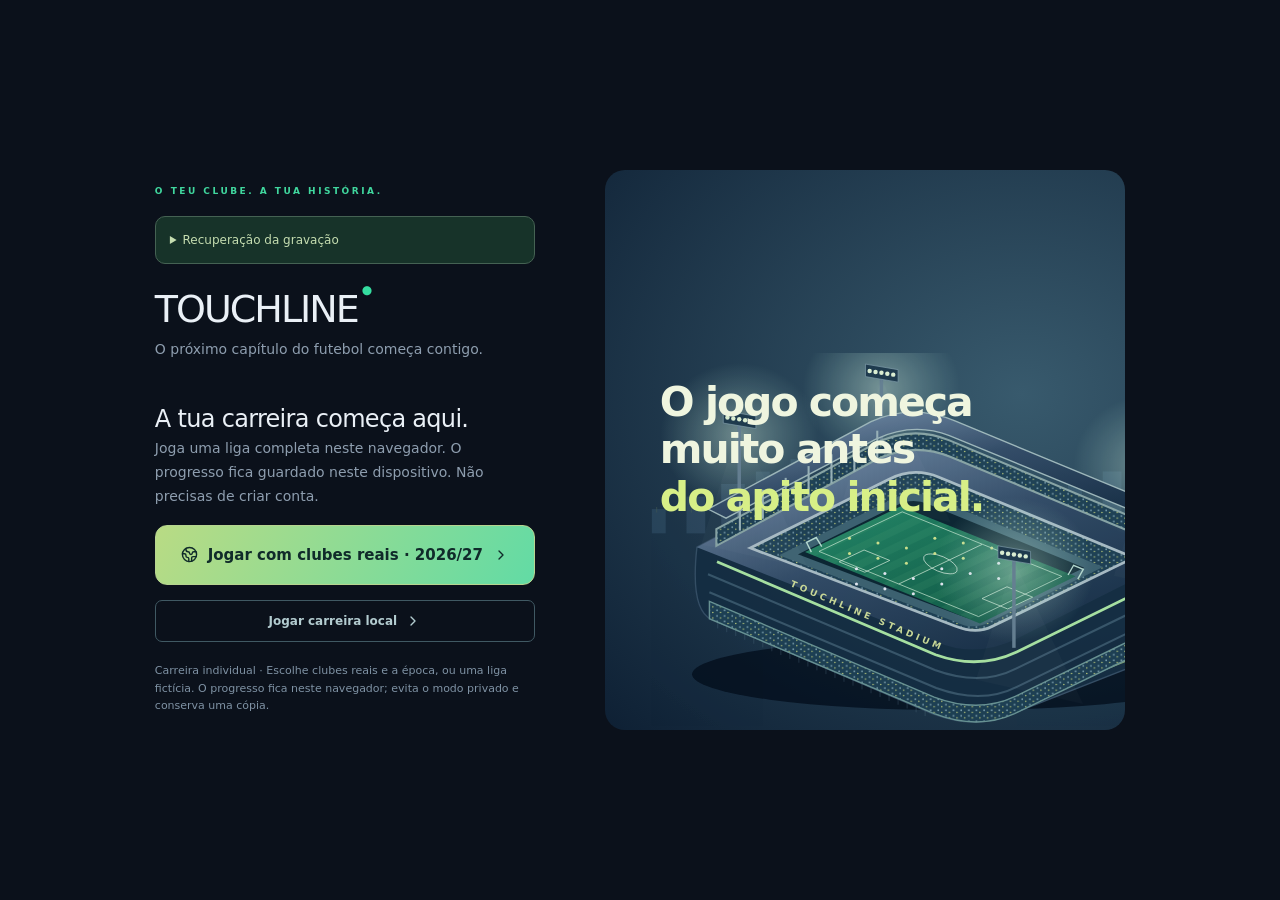
<file: index.html>
<!doctype html>
<html lang="pt-PT">
  <head>
<meta http-equiv="Content-Security-Policy" content="default-src 'self'; script-src 'self' 'wasm-unsafe-eval' ; style-src 'self' 'unsafe-inline'; img-src 'self' data: blob:; font-src 'self' data:; connect-src 'self' data: blob:; worker-src 'self' blob:; manifest-src 'self'; object-src 'none'; base-uri 'none'; form-action 'self'">
<meta name="referrer" content="no-referrer">
    <meta charset="UTF-8" />
    <meta name="viewport" content="width=device-width, initial-scale=1.0, viewport-fit=cover" />
    <link rel="icon" href="./touchline-mark.svg" type="image/svg+xml" />
    <meta name="theme-color" content="#0b111b" />
    <title>Touchline · Football Manager</title>
    <meta
      name="description"
      content="O teu clube. A tua história. Gestão de futebol Touchline."
    />
    <meta property="og:title" content="Touchline · Football Manager" />
    <meta property="og:description" content="O teu clube. A tua história." />
    <meta property="og:type" content="website" />
    <script type="module" crossorigin src="./assets/index-Cjcxrzsg.js"></script>
    <link rel="stylesheet" crossorigin href="./assets/index-DDS4eUS-.css">
  <link rel="manifest" href="./app.webmanifest"><link rel="apple-touch-icon" href="./touchline-icon-180.png"><meta name="apple-mobile-web-app-capable" content="yes"><meta name="apple-mobile-web-app-status-bar-style" content="black-translucent"><meta name="mobile-web-app-capable" content="yes"></head>
  <body>
    <div id="root"></div>
  </body>
</html>
</file>
<file: assets/index-DDS4eUS-.css>
*,:before,:after{--tw-border-spacing-x: 0;--tw-border-spacing-y: 0;--tw-translate-x: 0;--tw-translate-y: 0;--tw-rotate: 0;--tw-skew-x: 0;--tw-skew-y: 0;--tw-scale-x: 1;--tw-scale-y: 1;--tw-pan-x: ;--tw-pan-y: ;--tw-pinch-zoom: ;--tw-scroll-snap-strictness: proximity;--tw-gradient-from-position: ;--tw-gradient-via-position: ;--tw-gradient-to-position: ;--tw-ordinal: ;--tw-slashed-zero: ;--tw-numeric-figure: ;--tw-numeric-spacing: ;--tw-numeric-fraction: ;--tw-ring-inset: ;--tw-ring-offset-width: 0px;--tw-ring-offset-color: #fff;--tw-ring-color: rgb(59 130 246 / .5);--tw-ring-offset-shadow: 0 0 #0000;--tw-ring-shadow: 0 0 #0000;--tw-shadow: 0 0 #0000;--tw-shadow-colored: 0 0 #0000;--tw-blur: ;--tw-brightness: ;--tw-contrast: ;--tw-grayscale: ;--tw-hue-rotate: ;--tw-invert: ;--tw-saturate: ;--tw-sepia: ;--tw-drop-shadow: ;--tw-backdrop-blur: ;--tw-backdrop-brightness: ;--tw-backdrop-contrast: ;--tw-backdrop-grayscale: ;--tw-backdrop-hue-rotate: ;--tw-backdrop-invert: ;--tw-backdrop-opacity: ;--tw-backdrop-saturate: ;--tw-backdrop-sepia: ;--tw-contain-size: ;--tw-contain-layout: ;--tw-contain-paint: ;--tw-contain-style: }::backdrop{--tw-border-spacing-x: 0;--tw-border-spacing-y: 0;--tw-translate-x: 0;--tw-translate-y: 0;--tw-rotate: 0;--tw-skew-x: 0;--tw-skew-y: 0;--tw-scale-x: 1;--tw-scale-y: 1;--tw-pan-x: ;--tw-pan-y: ;--tw-pinch-zoom: ;--tw-scroll-snap-strictness: proximity;--tw-gradient-from-position: ;--tw-gradient-via-position: ;--tw-gradient-to-position: ;--tw-ordinal: ;--tw-slashed-zero: ;--tw-numeric-figure: ;--tw-numeric-spacing: ;--tw-numeric-fraction: ;--tw-ring-inset: ;--tw-ring-offset-width: 0px;--tw-ring-offset-color: #fff;--tw-ring-color: rgb(59 130 246 / .5);--tw-ring-offset-shadow: 0 0 #0000;--tw-ring-shadow: 0 0 #0000;--tw-shadow: 0 0 #0000;--tw-shadow-colored: 0 0 #0000;--tw-blur: ;--tw-brightness: ;--tw-contrast: ;--tw-grayscale: ;--tw-hue-rotate: ;--tw-invert: ;--tw-saturate: ;--tw-sepia: ;--tw-drop-shadow: ;--tw-backdrop-blur: ;--tw-backdrop-brightness: ;--tw-backdrop-contrast: ;--tw-backdrop-grayscale: ;--tw-backdrop-hue-rotate: ;--tw-backdrop-invert: ;--tw-backdrop-opacity: ;--tw-backdrop-saturate: ;--tw-backdrop-sepia: ;--tw-contain-size: ;--tw-contain-layout: ;--tw-contain-paint: ;--tw-contain-style: }*,:before,:after{box-sizing:border-box;border-width:0;border-style:solid;border-color:#e5e7eb}:before,:after{--tw-content: ""}html,:host{line-height:1.5;-webkit-text-size-adjust:100%;-moz-tab-size:4;-o-tab-size:4;tab-size:4;font-family:ui-sans-serif,system-ui,sans-serif,"Apple Color Emoji","Segoe UI Emoji",Segoe UI Symbol,"Noto Color Emoji";font-feature-settings:normal;font-variation-settings:normal;-webkit-tap-highlight-color:transparent}body{margin:0;line-height:inherit}hr{height:0;color:inherit;border-top-width:1px}abbr:where([title]){-webkit-text-decoration:underline dotted;text-decoration:underline dotted}h1,h2,h3,h4,h5,h6{font-size:inherit;font-weight:inherit}a{color:inherit;text-decoration:inherit}b,strong{font-weight:bolder}code,kbd,samp,pre{font-family:ui-monospace,SFMono-Regular,Menlo,Monaco,Consolas,Liberation Mono,Courier New,monospace;font-feature-settings:normal;font-variation-settings:normal;font-size:1em}small{font-size:80%}sub,sup{font-size:75%;line-height:0;position:relative;vertical-align:baseline}sub{bottom:-.25em}sup{top:-.5em}table{text-indent:0;border-color:inherit;border-collapse:collapse}button,input,optgroup,select,textarea{font-family:inherit;font-feature-settings:inherit;font-variation-settings:inherit;font-size:100%;font-weight:inherit;line-height:inherit;letter-spacing:inherit;color:inherit;margin:0;padding:0}button,select{text-transform:none}button,input:where([type=button]),input:where([type=reset]),input:where([type=submit]){-webkit-appearance:button;background-color:transparent;background-image:none}:-moz-focusring{outline:auto}:-moz-ui-invalid{box-shadow:none}progress{vertical-align:baseline}::-webkit-inner-spin-button,::-webkit-outer-spin-button{height:auto}[type=search]{-webkit-appearance:textfield;outline-offset:-2px}::-webkit-search-decoration{-webkit-appearance:none}::-webkit-file-upload-button{-webkit-appearance:button;font:inherit}summary{display:list-item}blockquote,dl,dd,h1,h2,h3,h4,h5,h6,hr,figure,p,pre{margin:0}fieldset{margin:0;padding:0}legend{padding:0}ol,ul,menu{list-style:none;margin:0;padding:0}dialog{padding:0}textarea{resize:vertical}input::-moz-placeholder,textarea::-moz-placeholder{opacity:1;color:#9ca3af}input::placeholder,textarea::placeholder{opacity:1;color:#9ca3af}button,[role=button]{cursor:pointer}:disabled{cursor:default}img,svg,video,canvas,audio,iframe,embed,object{display:block;vertical-align:middle}img,video{max-width:100%;height:auto}[hidden]:where(:not([hidden=until-found])){display:none}:root{--background: 220 30% 8%;--foreground: 220 10% 98%;--card: 220 25% 12%;--card-foreground: 220 10% 98%;--popover: 220 25% 12%;--popover-foreground: 220 10% 98%;--primary: 45 100% 55%;--primary-foreground: 220 30% 8%;--secondary: 264 100% 65%;--secondary-foreground: 220 10% 98%;--muted: 220 20% 15%;--muted-foreground: 220 10% 65%;--accent: 195 100% 50%;--accent-foreground: 220 30% 8%;--destructive: 0 75% 55%;--destructive-foreground: 220 10% 98%;--border: 220 20% 20%;--input: 220 20% 20%;--ring: 45 100% 55%;--radius: .75rem;--health: 140 75% 50%;--energy: 260 100% 65%;--fire: 15 100% 55%;--water: 200 100% 55%;--grass: 120 75% 45%;--electric: 55 100% 55%;--gradient-game: linear-gradient(135deg, hsl(45 100% 55%), hsl(264 100% 65%));--gradient-battle: linear-gradient(45deg, hsl(0 75% 55%), hsl(15 100% 55%));--gradient-ui: linear-gradient(180deg, hsl(220 25% 12%), hsl(220 20% 15%));--glow-primary: 0 0 30px hsl(45 100% 55% / .5);--glow-secondary: 0 0 20px hsl(264 100% 65% / .4);--transition-game: all .3s cubic-bezier(.4, 0, .2, 1);--sidebar-background: 0 0% 98%;--sidebar-foreground: 240 5.3% 26.1%;--sidebar-primary: 240 5.9% 10%;--sidebar-primary-foreground: 0 0% 98%;--sidebar-accent: 240 4.8% 95.9%;--sidebar-accent-foreground: 240 5.9% 10%;--sidebar-border: 220 13% 91%;--sidebar-ring: 217.2 91.2% 59.8%}.dark{--background: 220 30% 8%;--foreground: 220 10% 98%;--card: 220 25% 12%;--card-foreground: 220 10% 98%;--popover: 220 25% 12%;--popover-foreground: 220 10% 98%;--primary: 45 100% 55%;--primary-foreground: 220 30% 8%;--secondary: 264 100% 65%;--secondary-foreground: 220 10% 98%;--muted: 220 20% 15%;--muted-foreground: 220 10% 65%;--accent: 195 100% 50%;--accent-foreground: 220 30% 8%;--destructive: 0 75% 55%;--destructive-foreground: 220 10% 98%;--border: 220 20% 20%;--input: 220 20% 20%;--ring: 45 100% 55%;--sidebar-background: 240 5.9% 10%;--sidebar-foreground: 240 4.8% 95.9%;--sidebar-primary: 224.3 76.3% 48%;--sidebar-primary-foreground: 0 0% 100%;--sidebar-accent: 240 3.7% 15.9%;--sidebar-accent-foreground: 240 4.8% 95.9%;--sidebar-border: 240 3.7% 15.9%;--sidebar-ring: 217.2 91.2% 59.8%}*{border-color:hsl(var(--border))}body{overflow:hidden;background-color:hsl(var(--background));color:hsl(var(--foreground));margin:0;padding:0;font-family:Inter,system-ui,sans-serif}canvas{display:block;outline:none}.sr-only{position:absolute;width:1px;height:1px;padding:0;margin:-1px;overflow:hidden;clip:rect(0,0,0,0);white-space:nowrap;border-width:0}.pointer-events-none{pointer-events:none}.pointer-events-auto{pointer-events:auto}.visible{visibility:visible}.invisible{visibility:hidden}.static{position:static}.fixed{position:fixed}.absolute{position:absolute}.relative{position:relative}.inset-0{inset:0}.inset-x-0{left:0;right:0}.inset-y-0{top:0;bottom:0}.-bottom-12{bottom:-3rem}.-left-12{left:-3rem}.-right-12{right:-3rem}.-top-12{top:-3rem}.bottom-0{bottom:0}.bottom-4{bottom:1rem}.left-0{left:0}.left-1{left:.25rem}.left-1\/2{left:50%}.left-2{left:.5rem}.left-4{left:1rem}.left-\[50\%\]{left:50%}.right-0{right:0}.right-1{right:.25rem}.right-2{right:.5rem}.right-3{right:.75rem}.right-4{right:1rem}.top-0{top:0}.top-1\.5{top:.375rem}.top-1\/2{top:50%}.top-2{top:.5rem}.top-3\.5{top:.875rem}.top-4{top:1rem}.top-\[1px\]{top:1px}.top-\[50\%\]{top:50%}.top-\[60\%\]{top:60%}.top-full{top:100%}.z-10{z-index:10}.z-20{z-index:20}.z-50{z-index:50}.z-\[100\]{z-index:100}.z-\[1\]{z-index:1}.-mx-1{margin-left:-.25rem;margin-right:-.25rem}.mx-2{margin-left:.5rem;margin-right:.5rem}.mx-3\.5{margin-left:.875rem;margin-right:.875rem}.mx-auto{margin-left:auto;margin-right:auto}.my-0\.5{margin-top:.125rem;margin-bottom:.125rem}.my-1{margin-top:.25rem;margin-bottom:.25rem}.-ml-4{margin-left:-1rem}.-mt-4{margin-top:-1rem}.mb-1{margin-bottom:.25rem}.mb-2{margin-bottom:.5rem}.mb-4{margin-bottom:1rem}.mb-6{margin-bottom:1.5rem}.ml-1{margin-left:.25rem}.ml-auto{margin-left:auto}.mr-2{margin-right:.5rem}.mt-1\.5{margin-top:.375rem}.mt-2{margin-top:.5rem}.mt-24{margin-top:6rem}.mt-3{margin-top:.75rem}.mt-4{margin-top:1rem}.mt-auto{margin-top:auto}.block{display:block}.flex{display:flex}.inline-flex{display:inline-flex}.table{display:table}.grid{display:grid}.hidden{display:none}.aspect-square{aspect-ratio:1 / 1}.aspect-video{aspect-ratio:16 / 9}.size-4{width:1rem;height:1rem}.h-1\.5{height:.375rem}.h-10{height:2.5rem}.h-11{height:2.75rem}.h-12{height:3rem}.h-2{height:.5rem}.h-2\.5{height:.625rem}.h-20{height:5rem}.h-24{height:6rem}.h-3{height:.75rem}.h-3\.5{height:.875rem}.h-32{height:8rem}.h-4{height:1rem}.h-40{height:10rem}.h-5{height:1.25rem}.h-6{height:1.5rem}.h-7{height:1.75rem}.h-8{height:2rem}.h-9{height:2.25rem}.h-\[1px\]{height:1px}.h-\[var\(--radix-navigation-menu-viewport-height\)\]{height:var(--radix-navigation-menu-viewport-height)}.h-\[var\(--radix-select-trigger-height\)\]{height:var(--radix-select-trigger-height)}.h-auto{height:auto}.h-full{height:100%}.h-px{height:1px}.h-screen{height:100vh}.h-svh{height:100svh}.max-h-96{max-height:24rem}.max-h-\[300px\]{max-height:300px}.max-h-screen{max-height:100vh}.min-h-0{min-height:0px}.min-h-\[80px\]{min-height:80px}.min-h-screen{min-height:100vh}.min-h-svh{min-height:100svh}.w-0{width:0px}.w-1{width:.25rem}.w-10{width:2.5rem}.w-11{width:2.75rem}.w-12{width:3rem}.w-2{width:.5rem}.w-2\.5{width:.625rem}.w-20{width:5rem}.w-24{width:6rem}.w-3{width:.75rem}.w-3\.5{width:.875rem}.w-3\/4{width:75%}.w-32{width:8rem}.w-4{width:1rem}.w-5{width:1.25rem}.w-64{width:16rem}.w-7{width:1.75rem}.w-72{width:18rem}.w-8{width:2rem}.w-9{width:2.25rem}.w-96{width:24rem}.w-\[--sidebar-width\]{width:var(--sidebar-width)}.w-\[100px\]{width:100px}.w-\[1px\]{width:1px}.w-auto{width:auto}.w-full{width:100%}.w-max{width:-moz-max-content;width:max-content}.w-px{width:1px}.min-w-0{min-width:0px}.min-w-5{min-width:1.25rem}.min-w-\[12rem\]{min-width:12rem}.min-w-\[8rem\]{min-width:8rem}.min-w-\[var\(--radix-select-trigger-width\)\]{min-width:var(--radix-select-trigger-width)}.max-w-4xl{max-width:56rem}.max-w-\[--skeleton-width\]{max-width:var(--skeleton-width)}.max-w-lg{max-width:32rem}.max-w-max{max-width:-moz-max-content;max-width:max-content}.flex-1{flex:1 1 0%}.shrink-0{flex-shrink:0}.grow{flex-grow:1}.grow-0{flex-grow:0}.basis-full{flex-basis:100%}.caption-bottom{caption-side:bottom}.border-collapse{border-collapse:collapse}.-translate-x-1{--tw-translate-x: -.25rem;transform:translate(var(--tw-translate-x),var(--tw-translate-y)) rotate(var(--tw-rotate)) skew(var(--tw-skew-x)) skewY(var(--tw-skew-y)) scaleX(var(--tw-scale-x)) scaleY(var(--tw-scale-y))}.-translate-x-1\.5{--tw-translate-x: -.375rem;transform:translate(var(--tw-translate-x),var(--tw-translate-y)) rotate(var(--tw-rotate)) skew(var(--tw-skew-x)) skewY(var(--tw-skew-y)) scaleX(var(--tw-scale-x)) scaleY(var(--tw-scale-y))}.-translate-x-1\/2{--tw-translate-x: -50%;transform:translate(var(--tw-translate-x),var(--tw-translate-y)) rotate(var(--tw-rotate)) skew(var(--tw-skew-x)) skewY(var(--tw-skew-y)) scaleX(var(--tw-scale-x)) scaleY(var(--tw-scale-y))}.-translate-x-px{--tw-translate-x: -1px;transform:translate(var(--tw-translate-x),var(--tw-translate-y)) rotate(var(--tw-rotate)) skew(var(--tw-skew-x)) skewY(var(--tw-skew-y)) scaleX(var(--tw-scale-x)) scaleY(var(--tw-scale-y))}.-translate-y-1{--tw-translate-y: -.25rem;transform:translate(var(--tw-translate-x),var(--tw-translate-y)) rotate(var(--tw-rotate)) skew(var(--tw-skew-x)) skewY(var(--tw-skew-y)) scaleX(var(--tw-scale-x)) scaleY(var(--tw-scale-y))}.-translate-y-1\.5{--tw-translate-y: -.375rem;transform:translate(var(--tw-translate-x),var(--tw-translate-y)) rotate(var(--tw-rotate)) skew(var(--tw-skew-x)) skewY(var(--tw-skew-y)) scaleX(var(--tw-scale-x)) scaleY(var(--tw-scale-y))}.-translate-y-1\/2{--tw-translate-y: -50%;transform:translate(var(--tw-translate-x),var(--tw-translate-y)) rotate(var(--tw-rotate)) skew(var(--tw-skew-x)) skewY(var(--tw-skew-y)) scaleX(var(--tw-scale-x)) scaleY(var(--tw-scale-y))}.translate-x-\[-50\%\]{--tw-translate-x: -50%;transform:translate(var(--tw-translate-x),var(--tw-translate-y)) rotate(var(--tw-rotate)) skew(var(--tw-skew-x)) skewY(var(--tw-skew-y)) scaleX(var(--tw-scale-x)) scaleY(var(--tw-scale-y))}.translate-x-px{--tw-translate-x: 1px;transform:translate(var(--tw-translate-x),var(--tw-translate-y)) rotate(var(--tw-rotate)) skew(var(--tw-skew-x)) skewY(var(--tw-skew-y)) scaleX(var(--tw-scale-x)) scaleY(var(--tw-scale-y))}.translate-y-\[-50\%\]{--tw-translate-y: -50%;transform:translate(var(--tw-translate-x),var(--tw-translate-y)) rotate(var(--tw-rotate)) skew(var(--tw-skew-x)) skewY(var(--tw-skew-y)) scaleX(var(--tw-scale-x)) scaleY(var(--tw-scale-y))}.rotate-45{--tw-rotate: 45deg;transform:translate(var(--tw-translate-x),var(--tw-translate-y)) rotate(var(--tw-rotate)) skew(var(--tw-skew-x)) skewY(var(--tw-skew-y)) scaleX(var(--tw-scale-x)) scaleY(var(--tw-scale-y))}.rotate-90{--tw-rotate: 90deg;transform:translate(var(--tw-translate-x),var(--tw-translate-y)) rotate(var(--tw-rotate)) skew(var(--tw-skew-x)) skewY(var(--tw-skew-y)) scaleX(var(--tw-scale-x)) scaleY(var(--tw-scale-y))}.transform{transform:translate(var(--tw-translate-x),var(--tw-translate-y)) rotate(var(--tw-rotate)) skew(var(--tw-skew-x)) skewY(var(--tw-skew-y)) scaleX(var(--tw-scale-x)) scaleY(var(--tw-scale-y))}@keyframes pulse{50%{opacity:.5}}.animate-pulse{animation:pulse 2s cubic-bezier(.4,0,.6,1) infinite}.cursor-default{cursor:default}.cursor-pointer{cursor:pointer}.touch-none{touch-action:none}.select-none{-webkit-user-select:none;-moz-user-select:none;user-select:none}.list-none{list-style-type:none}.grid-cols-2{grid-template-columns:repeat(2,minmax(0,1fr))}.flex-row{flex-direction:row}.flex-col{flex-direction:column}.flex-col-reverse{flex-direction:column-reverse}.flex-wrap{flex-wrap:wrap}.items-start{align-items:flex-start}.items-end{align-items:flex-end}.items-center{align-items:center}.items-stretch{align-items:stretch}.justify-center{justify-content:center}.justify-between{justify-content:space-between}.gap-1{gap:.25rem}.gap-1\.5{gap:.375rem}.gap-2{gap:.5rem}.gap-3{gap:.75rem}.gap-4{gap:1rem}.gap-6{gap:1.5rem}.space-x-1>:not([hidden])~:not([hidden]){--tw-space-x-reverse: 0;margin-right:calc(.25rem * var(--tw-space-x-reverse));margin-left:calc(.25rem * calc(1 - var(--tw-space-x-reverse)))}.space-x-4>:not([hidden])~:not([hidden]){--tw-space-x-reverse: 0;margin-right:calc(1rem * var(--tw-space-x-reverse));margin-left:calc(1rem * calc(1 - var(--tw-space-x-reverse)))}.space-y-1>:not([hidden])~:not([hidden]){--tw-space-y-reverse: 0;margin-top:calc(.25rem * calc(1 - var(--tw-space-y-reverse)));margin-bottom:calc(.25rem * var(--tw-space-y-reverse))}.space-y-1\.5>:not([hidden])~:not([hidden]){--tw-space-y-reverse: 0;margin-top:calc(.375rem * calc(1 - var(--tw-space-y-reverse)));margin-bottom:calc(.375rem * var(--tw-space-y-reverse))}.space-y-2>:not([hidden])~:not([hidden]){--tw-space-y-reverse: 0;margin-top:calc(.5rem * calc(1 - var(--tw-space-y-reverse)));margin-bottom:calc(.5rem * var(--tw-space-y-reverse))}.space-y-3>:not([hidden])~:not([hidden]){--tw-space-y-reverse: 0;margin-top:calc(.75rem * calc(1 - var(--tw-space-y-reverse)));margin-bottom:calc(.75rem * var(--tw-space-y-reverse))}.space-y-4>:not([hidden])~:not([hidden]){--tw-space-y-reverse: 0;margin-top:calc(1rem * calc(1 - var(--tw-space-y-reverse)));margin-bottom:calc(1rem * var(--tw-space-y-reverse))}.overflow-auto{overflow:auto}.overflow-hidden{overflow:hidden}.overflow-y-auto{overflow-y:auto}.overflow-x-hidden{overflow-x:hidden}.whitespace-nowrap{white-space:nowrap}.break-words{overflow-wrap:break-word}.rounded{border-radius:.25rem}.rounded-\[2px\]{border-radius:2px}.rounded-\[inherit\]{border-radius:inherit}.rounded-full{border-radius:9999px}.rounded-lg{border-radius:var(--radius)}.rounded-md{border-radius:calc(var(--radius) - 2px)}.rounded-sm{border-radius:calc(var(--radius) - 4px)}.rounded-t-\[10px\]{border-top-left-radius:10px;border-top-right-radius:10px}.rounded-tl-sm{border-top-left-radius:calc(var(--radius) - 4px)}.border{border-width:1px}.border-0{border-width:0px}.border-2{border-width:2px}.border-\[1\.5px\]{border-width:1.5px}.border-y{border-top-width:1px;border-bottom-width:1px}.border-b{border-bottom-width:1px}.border-l{border-left-width:1px}.border-r{border-right-width:1px}.border-t{border-top-width:1px}.border-dashed{border-style:dashed}.border-\[--color-border\]{border-color:var(--color-border)}.border-accent\/50{border-color:hsl(var(--accent) / .5)}.border-border{border-color:hsl(var(--border))}.border-border\/50{border-color:hsl(var(--border) / .5)}.border-destructive{border-color:hsl(var(--destructive))}.border-destructive\/50{border-color:hsl(var(--destructive) / .5)}.border-green-500\/50{border-color:#22c55e80}.border-input{border-color:hsl(var(--input))}.border-primary{border-color:hsl(var(--primary))}.border-primary\/50{border-color:hsl(var(--primary) / .5)}.border-sidebar-border{border-color:hsl(var(--sidebar-border))}.border-transparent{border-color:transparent}.border-l-transparent{border-left-color:transparent}.border-t-transparent{border-top-color:transparent}.bg-\[--color-bg\]{background-color:var(--color-bg)}.bg-accent{background-color:hsl(var(--accent))}.bg-background{background-color:hsl(var(--background))}.bg-background\/80{background-color:hsl(var(--background) / .8)}.bg-background\/95{background-color:hsl(var(--background) / .95)}.bg-black\/80{background-color:#000c}.bg-border{background-color:hsl(var(--border))}.bg-card{background-color:hsl(var(--card))}.bg-card\/50{background-color:hsl(var(--card) / .5)}.bg-card\/90{background-color:hsl(var(--card) / .9)}.bg-destructive{background-color:hsl(var(--destructive))}.bg-electric{background-color:hsl(var(--electric))}.bg-fire{background-color:hsl(var(--fire))}.bg-foreground{background-color:hsl(var(--foreground))}.bg-grass{background-color:hsl(var(--grass))}.bg-gray-100{--tw-bg-opacity: 1;background-color:rgb(243 244 246 / var(--tw-bg-opacity, 1))}.bg-muted{background-color:hsl(var(--muted))}.bg-muted\/50{background-color:hsl(var(--muted) / .5)}.bg-popover{background-color:hsl(var(--popover))}.bg-primary{background-color:hsl(var(--primary))}.bg-secondary{background-color:hsl(var(--secondary))}.bg-sidebar{background-color:hsl(var(--sidebar-background))}.bg-sidebar-border{background-color:hsl(var(--sidebar-border))}.bg-transparent{background-color:transparent}.bg-water{background-color:hsl(var(--water))}.bg-gradient-to-br{background-image:linear-gradient(to bottom right,var(--tw-gradient-stops))}.bg-gradient-to-r{background-image:linear-gradient(to right,var(--tw-gradient-stops))}.from-accent{--tw-gradient-from: hsl(var(--accent)) var(--tw-gradient-from-position);--tw-gradient-to: hsl(var(--accent) / 0) var(--tw-gradient-to-position);--tw-gradient-stops: var(--tw-gradient-from), var(--tw-gradient-to)}.from-destructive{--tw-gradient-from: hsl(var(--destructive)) var(--tw-gradient-from-position);--tw-gradient-to: hsl(var(--destructive) / 0) var(--tw-gradient-to-position);--tw-gradient-stops: var(--tw-gradient-from), var(--tw-gradient-to)}.from-electric{--tw-gradient-from: hsl(var(--electric)) var(--tw-gradient-from-position);--tw-gradient-to: hsl(var(--electric) / 0) var(--tw-gradient-to-position);--tw-gradient-stops: var(--tw-gradient-from), var(--tw-gradient-to)}.from-green-500{--tw-gradient-from: #22c55e var(--tw-gradient-from-position);--tw-gradient-to: rgb(34 197 94 / 0) var(--tw-gradient-to-position);--tw-gradient-stops: var(--tw-gradient-from), var(--tw-gradient-to)}.from-muted{--tw-gradient-from: hsl(var(--muted)) var(--tw-gradient-from-position);--tw-gradient-to: hsl(var(--muted) / 0) var(--tw-gradient-to-position);--tw-gradient-stops: var(--tw-gradient-from), var(--tw-gradient-to)}.from-primary{--tw-gradient-from: hsl(var(--primary)) var(--tw-gradient-from-position);--tw-gradient-to: hsl(var(--primary) / 0) var(--tw-gradient-to-position);--tw-gradient-stops: var(--tw-gradient-from), var(--tw-gradient-to)}.from-primary\/10{--tw-gradient-from: hsl(var(--primary) / .1) var(--tw-gradient-from-position);--tw-gradient-to: hsl(var(--primary) / 0) var(--tw-gradient-to-position);--tw-gradient-stops: var(--tw-gradient-from), var(--tw-gradient-to)}.from-secondary{--tw-gradient-from: hsl(var(--secondary)) var(--tw-gradient-from-position);--tw-gradient-to: hsl(var(--secondary) / 0) var(--tw-gradient-to-position);--tw-gradient-stops: var(--tw-gradient-from), var(--tw-gradient-to)}.from-slate-900{--tw-gradient-from: #0f172a var(--tw-gradient-from-position);--tw-gradient-to: rgb(15 23 42 / 0) var(--tw-gradient-to-position);--tw-gradient-stops: var(--tw-gradient-from), var(--tw-gradient-to)}.via-purple-900{--tw-gradient-to: rgb(88 28 135 / 0) var(--tw-gradient-to-position);--tw-gradient-stops: var(--tw-gradient-from), #581c87 var(--tw-gradient-via-position), var(--tw-gradient-to)}.to-accent{--tw-gradient-to: hsl(var(--accent)) var(--tw-gradient-to-position)}.to-destructive\/70{--tw-gradient-to: hsl(var(--destructive) / .7) var(--tw-gradient-to-position)}.to-green-600{--tw-gradient-to: #16a34a var(--tw-gradient-to-position)}.to-muted\/70{--tw-gradient-to: hsl(var(--muted) / .7) var(--tw-gradient-to-position)}.to-orange-500{--tw-gradient-to: #f97316 var(--tw-gradient-to-position)}.to-primary{--tw-gradient-to: hsl(var(--primary)) var(--tw-gradient-to-position)}.to-secondary{--tw-gradient-to: hsl(var(--secondary)) var(--tw-gradient-to-position)}.to-secondary\/10{--tw-gradient-to: hsl(var(--secondary) / .1) var(--tw-gradient-to-position)}.to-slate-900{--tw-gradient-to: #0f172a var(--tw-gradient-to-position)}.bg-clip-text{-webkit-background-clip:text;background-clip:text}.fill-current{fill:currentColor}.p-0{padding:0}.p-1{padding:.25rem}.p-2{padding:.5rem}.p-3{padding:.75rem}.p-4{padding:1rem}.p-6{padding:1.5rem}.p-\[1px\]{padding:1px}.px-1{padding-left:.25rem;padding-right:.25rem}.px-2{padding-left:.5rem;padding-right:.5rem}.px-2\.5{padding-left:.625rem;padding-right:.625rem}.px-3{padding-left:.75rem;padding-right:.75rem}.px-4{padding-left:1rem;padding-right:1rem}.px-5{padding-left:1.25rem;padding-right:1.25rem}.px-8{padding-left:2rem;padding-right:2rem}.py-0\.5{padding-top:.125rem;padding-bottom:.125rem}.py-1{padding-top:.25rem;padding-bottom:.25rem}.py-1\.5{padding-top:.375rem;padding-bottom:.375rem}.py-2{padding-top:.5rem;padding-bottom:.5rem}.py-3{padding-top:.75rem;padding-bottom:.75rem}.py-4{padding-top:1rem;padding-bottom:1rem}.py-6{padding-top:1.5rem;padding-bottom:1.5rem}.pb-3{padding-bottom:.75rem}.pb-4{padding-bottom:1rem}.pl-2\.5{padding-left:.625rem}.pl-4{padding-left:1rem}.pl-8{padding-left:2rem}.pr-2{padding-right:.5rem}.pr-2\.5{padding-right:.625rem}.pr-8{padding-right:2rem}.pt-0{padding-top:0}.pt-1{padding-top:.25rem}.pt-3{padding-top:.75rem}.pt-4{padding-top:1rem}.text-left{text-align:left}.text-center{text-align:center}.align-middle{vertical-align:middle}.font-mono{font-family:ui-monospace,SFMono-Regular,Menlo,Monaco,Consolas,Liberation Mono,Courier New,monospace}.text-2xl{font-size:1.5rem;line-height:2rem}.text-3xl{font-size:1.875rem;line-height:2.25rem}.text-4xl{font-size:2.25rem;line-height:2.5rem}.text-\[0\.8rem\]{font-size:.8rem}.text-base{font-size:1rem;line-height:1.5rem}.text-lg{font-size:1.125rem;line-height:1.75rem}.text-sm{font-size:.875rem;line-height:1.25rem}.text-xl{font-size:1.25rem;line-height:1.75rem}.text-xs{font-size:.75rem;line-height:1rem}.font-bold{font-weight:700}.font-medium{font-weight:500}.font-normal{font-weight:400}.font-semibold{font-weight:600}.capitalize{text-transform:capitalize}.tabular-nums{--tw-numeric-spacing: tabular-nums;font-variant-numeric:var(--tw-ordinal) var(--tw-slashed-zero) var(--tw-numeric-figure) var(--tw-numeric-spacing) var(--tw-numeric-fraction)}.leading-none{line-height:1}.tracking-tight{letter-spacing:-.025em}.tracking-widest{letter-spacing:.1em}.text-accent-foreground{color:hsl(var(--accent-foreground))}.text-blue-500{--tw-text-opacity: 1;color:rgb(59 130 246 / var(--tw-text-opacity, 1))}.text-card-foreground{color:hsl(var(--card-foreground))}.text-current{color:currentColor}.text-destructive{color:hsl(var(--destructive))}.text-destructive-foreground{color:hsl(var(--destructive-foreground))}.text-foreground{color:hsl(var(--foreground))}.text-foreground\/50{color:hsl(var(--foreground) / .5)}.text-gray-600{--tw-text-opacity: 1;color:rgb(75 85 99 / var(--tw-text-opacity, 1))}.text-green-400{--tw-text-opacity: 1;color:rgb(74 222 128 / var(--tw-text-opacity, 1))}.text-muted-foreground{color:hsl(var(--muted-foreground))}.text-popover-foreground{color:hsl(var(--popover-foreground))}.text-primary{color:hsl(var(--primary))}.text-primary-foreground{color:hsl(var(--primary-foreground))}.text-secondary-foreground{color:hsl(var(--secondary-foreground))}.text-sidebar-foreground{color:hsl(var(--sidebar-foreground))}.text-sidebar-foreground\/70{color:hsl(var(--sidebar-foreground) / .7)}.text-transparent{color:transparent}.text-white{--tw-text-opacity: 1;color:rgb(255 255 255 / var(--tw-text-opacity, 1))}.underline{text-decoration-line:underline}.underline-offset-4{text-underline-offset:4px}.opacity-0{opacity:0}.opacity-20{opacity:.2}.opacity-50{opacity:.5}.opacity-60{opacity:.6}.opacity-70{opacity:.7}.opacity-90{opacity:.9}.shadow{--tw-shadow: 0 1px 3px 0 rgb(0 0 0 / .1), 0 1px 2px -1px rgb(0 0 0 / .1);--tw-shadow-colored: 0 1px 3px 0 var(--tw-shadow-color), 0 1px 2px -1px var(--tw-shadow-color);box-shadow:var(--tw-ring-offset-shadow, 0 0 #0000),var(--tw-ring-shadow, 0 0 #0000),var(--tw-shadow)}.shadow-2xl{--tw-shadow: 0 25px 50px -12px rgb(0 0 0 / .25);--tw-shadow-colored: 0 25px 50px -12px var(--tw-shadow-color);box-shadow:var(--tw-ring-offset-shadow, 0 0 #0000),var(--tw-ring-shadow, 0 0 #0000),var(--tw-shadow)}.shadow-\[0_0_0_1px_hsl\(var\(--sidebar-border\)\)\]{--tw-shadow: 0 0 0 1px hsl(var(--sidebar-border));--tw-shadow-colored: 0 0 0 1px var(--tw-shadow-color);box-shadow:var(--tw-ring-offset-shadow, 0 0 #0000),var(--tw-ring-shadow, 0 0 #0000),var(--tw-shadow)}.shadow-inner{--tw-shadow: inset 0 2px 4px 0 rgb(0 0 0 / .05);--tw-shadow-colored: inset 0 2px 4px 0 var(--tw-shadow-color);box-shadow:var(--tw-ring-offset-shadow, 0 0 #0000),var(--tw-ring-shadow, 0 0 #0000),var(--tw-shadow)}.shadow-lg{--tw-shadow: 0 10px 15px -3px rgb(0 0 0 / .1), 0 4px 6px -4px rgb(0 0 0 / .1);--tw-shadow-colored: 0 10px 15px -3px var(--tw-shadow-color), 0 4px 6px -4px var(--tw-shadow-color);box-shadow:var(--tw-ring-offset-shadow, 0 0 #0000),var(--tw-ring-shadow, 0 0 #0000),var(--tw-shadow)}.shadow-md{--tw-shadow: 0 4px 6px -1px rgb(0 0 0 / .1), 0 2px 4px -2px rgb(0 0 0 / .1);--tw-shadow-colored: 0 4px 6px -1px var(--tw-shadow-color), 0 2px 4px -2px var(--tw-shadow-color);box-shadow:var(--tw-ring-offset-shadow, 0 0 #0000),var(--tw-ring-shadow, 0 0 #0000),var(--tw-shadow)}.shadow-none{--tw-shadow: 0 0 #0000;--tw-shadow-colored: 0 0 #0000;box-shadow:var(--tw-ring-offset-shadow, 0 0 #0000),var(--tw-ring-shadow, 0 0 #0000),var(--tw-shadow)}.shadow-sm{--tw-shadow: 0 1px 2px 0 rgb(0 0 0 / .05);--tw-shadow-colored: 0 1px 2px 0 var(--tw-shadow-color);box-shadow:var(--tw-ring-offset-shadow, 0 0 #0000),var(--tw-ring-shadow, 0 0 #0000),var(--tw-shadow)}.shadow-xl{--tw-shadow: 0 20px 25px -5px rgb(0 0 0 / .1), 0 8px 10px -6px rgb(0 0 0 / .1);--tw-shadow-colored: 0 20px 25px -5px var(--tw-shadow-color), 0 8px 10px -6px var(--tw-shadow-color);box-shadow:var(--tw-ring-offset-shadow, 0 0 #0000),var(--tw-ring-shadow, 0 0 #0000),var(--tw-shadow)}.outline-none{outline:2px solid transparent;outline-offset:2px}.outline{outline-style:solid}.ring{--tw-ring-offset-shadow: var(--tw-ring-inset) 0 0 0 var(--tw-ring-offset-width) var(--tw-ring-offset-color);--tw-ring-shadow: var(--tw-ring-inset) 0 0 0 calc(3px + var(--tw-ring-offset-width)) var(--tw-ring-color);box-shadow:var(--tw-ring-offset-shadow),var(--tw-ring-shadow),var(--tw-shadow, 0 0 #0000)}.ring-0{--tw-ring-offset-shadow: var(--tw-ring-inset) 0 0 0 var(--tw-ring-offset-width) var(--tw-ring-offset-color);--tw-ring-shadow: var(--tw-ring-inset) 0 0 0 calc(0px + var(--tw-ring-offset-width)) var(--tw-ring-color);box-shadow:var(--tw-ring-offset-shadow),var(--tw-ring-shadow),var(--tw-shadow, 0 0 #0000)}.ring-2{--tw-ring-offset-shadow: var(--tw-ring-inset) 0 0 0 var(--tw-ring-offset-width) var(--tw-ring-offset-color);--tw-ring-shadow: var(--tw-ring-inset) 0 0 0 calc(2px + var(--tw-ring-offset-width)) var(--tw-ring-color);box-shadow:var(--tw-ring-offset-shadow),var(--tw-ring-shadow),var(--tw-shadow, 0 0 #0000)}.ring-ring{--tw-ring-color: hsl(var(--ring))}.ring-sidebar-ring{--tw-ring-color: hsl(var(--sidebar-ring))}.ring-offset-background{--tw-ring-offset-color: hsl(var(--background))}.blur{--tw-blur: blur(8px);filter:var(--tw-blur) var(--tw-brightness) var(--tw-contrast) var(--tw-grayscale) var(--tw-hue-rotate) var(--tw-invert) var(--tw-saturate) var(--tw-sepia) var(--tw-drop-shadow)}.filter{filter:var(--tw-blur) var(--tw-brightness) var(--tw-contrast) var(--tw-grayscale) var(--tw-hue-rotate) var(--tw-invert) var(--tw-saturate) var(--tw-sepia) var(--tw-drop-shadow)}.backdrop-blur-sm{--tw-backdrop-blur: blur(4px);-webkit-backdrop-filter:var(--tw-backdrop-blur) var(--tw-backdrop-brightness) var(--tw-backdrop-contrast) var(--tw-backdrop-grayscale) var(--tw-backdrop-hue-rotate) var(--tw-backdrop-invert) var(--tw-backdrop-opacity) var(--tw-backdrop-saturate) var(--tw-backdrop-sepia);backdrop-filter:var(--tw-backdrop-blur) var(--tw-backdrop-brightness) var(--tw-backdrop-contrast) var(--tw-backdrop-grayscale) var(--tw-backdrop-hue-rotate) var(--tw-backdrop-invert) var(--tw-backdrop-opacity) var(--tw-backdrop-saturate) var(--tw-backdrop-sepia)}.transition{transition-property:color,background-color,border-color,text-decoration-color,fill,stroke,opacity,box-shadow,transform,filter,backdrop-filter;transition-timing-function:cubic-bezier(.4,0,.2,1);transition-duration:.15s}.transition-\[left\,right\,width\]{transition-property:left,right,width;transition-timing-function:cubic-bezier(.4,0,.2,1);transition-duration:.15s}.transition-\[margin\,opa\]{transition-property:margin,opa;transition-timing-function:cubic-bezier(.4,0,.2,1);transition-duration:.15s}.transition-\[width\,height\,padding\]{transition-property:width,height,padding;transition-timing-function:cubic-bezier(.4,0,.2,1);transition-duration:.15s}.transition-\[width\]{transition-property:width;transition-timing-function:cubic-bezier(.4,0,.2,1);transition-duration:.15s}.transition-all{transition-property:all;transition-timing-function:cubic-bezier(.4,0,.2,1);transition-duration:.15s}.transition-colors{transition-property:color,background-color,border-color,text-decoration-color,fill,stroke;transition-timing-function:cubic-bezier(.4,0,.2,1);transition-duration:.15s}.transition-opacity{transition-property:opacity;transition-timing-function:cubic-bezier(.4,0,.2,1);transition-duration:.15s}.transition-transform{transition-property:transform;transition-timing-function:cubic-bezier(.4,0,.2,1);transition-duration:.15s}.duration-1000{transition-duration:1s}.duration-200{transition-duration:.2s}.ease-in-out{transition-timing-function:cubic-bezier(.4,0,.2,1)}.ease-linear{transition-timing-function:linear}@keyframes enter{0%{opacity:var(--tw-enter-opacity, 1);transform:translate3d(var(--tw-enter-translate-x, 0),var(--tw-enter-translate-y, 0),0) scale3d(var(--tw-enter-scale, 1),var(--tw-enter-scale, 1),var(--tw-enter-scale, 1)) rotate(var(--tw-enter-rotate, 0))}}@keyframes exit{to{opacity:var(--tw-exit-opacity, 1);transform:translate3d(var(--tw-exit-translate-x, 0),var(--tw-exit-translate-y, 0),0) scale3d(var(--tw-exit-scale, 1),var(--tw-exit-scale, 1),var(--tw-exit-scale, 1)) rotate(var(--tw-exit-rotate, 0))}}.animate-in{animation-name:enter;animation-duration:.15s;--tw-enter-opacity: initial;--tw-enter-scale: initial;--tw-enter-rotate: initial;--tw-enter-translate-x: initial;--tw-enter-translate-y: initial}.fade-in-0{--tw-enter-opacity: 0}.fade-in-80{--tw-enter-opacity: .8}.zoom-in-95{--tw-enter-scale: .95}.duration-1000{animation-duration:1s}.duration-200{animation-duration:.2s}.ease-in-out{animation-timing-function:cubic-bezier(.4,0,.2,1)}.ease-linear{animation-timing-function:linear}.running{animation-play-state:running}.\!paused{animation-play-state:paused!important}.paused{animation-play-state:paused}.gradient-game{background:var(--gradient-game)}.gradient-battle{background:var(--gradient-battle)}.gradient-ui{background:var(--gradient-ui)}.glow-primary{box-shadow:var(--glow-primary)}.glow-secondary{box-shadow:var(--glow-secondary)}.transition-game{transition:var(--transition-game)}.progress-health{background-color:hsl(var(--health))}.progress-energy{background-color:hsl(var(--energy))}.progress-warning{background-color:#fbbf24}.progress-danger{background-color:#ef4444}.authority-card{padding:24px;margin:20px 0;border:1px solid #327c65;border-radius:18px;background:linear-gradient(120deg,#102c27,#111d2a)}.authority-card h3{margin:10px 0;font-size:1.3rem}.authority-card p{color:#c3d3d0;max-width:78ch;line-height:1.7}.authority-card button{margin-top:12px;padding:12px 18px;border:1px solid #579780;border-radius:10px}.broadcast-theatre{--broadcast-line:#28404b;background:linear-gradient(150deg,#102732,#081721 70%);border:1px solid var(--broadcast-line);border-radius:22px;overflow:hidden;padding:0!important;box-shadow:0 24px 70px #0003}.broadcast-theatre .theatre-top{padding:16px 24px;background:#091821;border-bottom:1px solid var(--broadcast-line)}.broadcast-theatre .theatre-score{padding:22px 26px;background:radial-gradient(ellipse at 50% 0,#264e47,#102731 70%);margin:0}.broadcast-theatre .score-digits strong{font-size:clamp(2.6rem,4vw,4.4rem);font-variant-numeric:tabular-nums}.broadcast-theatre .theatre-score>div>b{max-width:22ch}.broadcast-ribbon{display:flex;align-items:center;justify-content:space-between;gap:14px;padding:10px 20px;background:#07141d;border-block:1px solid #2b444d;color:#a6bec1;font-size:11px;letter-spacing:1.3px}.broadcast-ribbon>span:first-child{display:flex;align-items:center;gap:8px;color:#62e8b0;font-weight:800}.broadcast-ribbon i{font-style:normal;color:#587c85;margin:0 10px}.broadcast-ribbon button{background:#18313a!important;color:#d8e8e8!important;padding:8px 12px!important;min-height:36px;letter-spacing:0;font-size:12px!important}.broadcast-workspace{display:grid;grid-template-columns:minmax(0,1.9fr) minmax(320px,1fr);align-items:start}.broadcast-main{min-width:0}.broadcast-theatre .theatre-field{margin:0}.broadcast-theatre .match-view{margin:0;border:0;border-radius:0}.broadcast-theatre .match-view-toolbar{border-radius:0;padding:12px;gap:8px;flex-wrap:wrap}.broadcast-theatre .match-view-toolbar button{font-size:11px}.broadcast-theatre .stadium-pitch{position:relative;border:0;border-radius:0}.broadcast-theatre .pitch-motion-controls{padding:10px 14px;margin:0;gap:8px;flex-wrap:wrap;background:#0a1a23}.broadcast-theatre .theatre-controls{padding:14px;margin:0;background:#122833;flex-wrap:wrap;gap:12px}.broadcast-theatre .match-time-track{min-width:60px}.broadcast-theatre .halftime-board{margin:14px}.broadcast-mini-stats{display:flex;justify-content:space-around;align-items:center;gap:12px;padding:18px;background:#091b24;border-top:1px solid #263e47;font-weight:800;color:#e5efcc;font-variant-numeric:tabular-nums}.broadcast-mini-stats span{display:flex;align-items:center;gap:12px}.broadcast-mini-stats small{font-size:9px;letter-spacing:1.3px;color:#99b6ba}.broadcast-mini-stats>span:last-child{font-size:9px;max-width:20ch;color:#9db7bb;line-height:1.7}.live-desk{background:#0d202a;min-width:0;border-left:1px solid #29404b;min-height:100%;padding:20px}.live-desk-heading{display:flex;align-items:center;justify-content:space-between;gap:10px}.live-desk-heading h3{font-size:23px;margin:8px 0 18px}.live-desk .eyebrow{font-size:9px;letter-spacing:2px}.live-clock{display:flex;align-items:center;gap:5px;color:#7dd7b1;font-size:9px;white-space:nowrap;font-variant-numeric:tabular-nums}.live-tabs{display:flex;gap:5px;border-bottom:1px solid #314650;padding-bottom:10px}.live-tabs button{display:flex;align-items:center;justify-content:center;gap:7px;flex:1;padding:10px 6px!important;font-size:11px!important;color:#a2b8bf!important;background:transparent!important;border:1px solid transparent!important;border-radius:9px!important}.live-tabs button[aria-selected=true]{background:#24463e!important;color:#dcf1c5!important;border-color:#4b7961!important}.live-tabs small{background:#34594a;padding:2px 5px;border-radius:4px}.live-player-inspector{display:flex;gap:12px;align-items:center;padding:16px 0;border-bottom:1px solid #2b414b}.live-player-inspector .player-portrait{flex:0 0 65px;width:65px;height:79px;border-radius:12px;background-color:#203b43}.live-player-inspector h4{font-size:19px;margin:7px 0}.live-player-inspector p,.live-player-inspector span:not(.eyebrow){font-size:11px;line-height:1.6;color:#afc5ca;margin:5px 0}.live-player-inspector small{display:block;font-size:9px;color:#809ba2;line-height:1.5}.live-player-inspector .eyebrow small{display:inline}.live-event-filters{display:flex;gap:5px;padding:15px 0;overflow:auto}.live-event-filters button{font-size:10px!important;padding:7px 10px!important;background:#172f39!important;color:#9cb6be!important;white-space:nowrap;border:1px solid #28434d!important}.live-event-filters button[aria-pressed=true]{color:#ddecbe!important;border-color:#b0c57c!important}.live-event-list{max-height:480px;overflow:auto;scrollbar-width:thin;scrollbar-color:#446256 #10252d}.live-event-list>button{display:flex;gap:12px;align-items:flex-start;text-align:left;width:100%;padding:16px 8px!important;background:transparent!important;border:0!important;border-bottom:1px solid #29404a!important;color:#c7d9dd!important;border-radius:0!important}.live-event-list>button:hover{background:#1a333c!important}.live-event-list>button>b{font-size:16px;min-width:28px;color:#8eb7c1}.live-event-list>button>span:nth-of-type(2){flex:1}.live-event-list small{display:block;font-size:9px;color:#8faeb6;line-height:1.6}.live-event-list strong{display:block;font-size:12px;line-height:1.7;margin:5px 0}.live-event-list>button.live-goal-event{background:linear-gradient(110deg,#214b3e,#102932)!important;border-left:3px solid #a7db80!important}.live-event-symbol{font-size:21px}.live-empty{text-align:center;padding:38px 18px;color:#8ba9b2}.live-empty svg{margin:auto;color:#67b999}.live-empty h4{font-size:18px;color:#d0dfdc;margin:18px 0 10px}.live-empty p{font-size:12px;line-height:1.8}.live-stats-panel{padding:16px 0}.live-danger{background:#162f39;padding:15px;border:1px solid #2c4b50;border-radius:12px;margin-bottom:24px}.live-danger>div:first-child{display:flex;align-items:center;gap:8px;font-size:12px;color:#c8ddcd}.live-danger-track,.live-comparison-track{display:flex;gap:3px;height:6px;border-radius:5px;overflow:hidden;margin:12px 0}.live-danger-track i,.live-comparison-track i{height:100%;transition:width .4s}.live-danger small{font-size:10px;color:#97b1b8;line-height:1.7}.live-stats-names{display:flex;justify-content:space-between;gap:16px;font-size:11px;color:#afc9cf}.live-stats-names b:last-child{text-align:right}.live-stat-row{padding:14px 0;border-bottom:1px solid #253d47}.live-stat-row>div:first-child{display:flex;align-items:center;justify-content:space-between;gap:12px}.live-stat-row strong{font-size:23px;color:#dce9ce;font-variant-numeric:tabular-nums}.live-stat-row span{font-size:11px;color:#99b3bc}.live-data-note{color:#809ea8;font-size:10px;line-height:1.8;margin:16px 0 0}.live-lineups{display:grid;grid-template-columns:1fr 1fr;gap:12px}.live-lineups h4{font-size:12px;min-height:45px;display:flex;align-items:center;gap:7px}.live-lineups h4 i{width:9px;height:9px;border-radius:50%;flex-shrink:0}.live-lineups section{min-width:0}.live-lineups button{display:flex;align-items:center;gap:7px;text-align:left;width:100%;padding:9px 5px!important;background:transparent!important;color:#bcd0d5!important;border-radius:7px!important;border:1px solid transparent!important}.live-lineups button[aria-pressed=true]{background:#244438!important;border-color:#a2c579!important}.live-lineups button>b{font-size:11px;width:14px;color:#75b99d;flex-shrink:0}.live-lineups button .player-portrait{height:34px;width:29px;flex:0 0 29px;border-radius:5px}.live-lineups button>span{font-size:10px;overflow:hidden;text-overflow:ellipsis}.live-lineups button small{display:block;font-size:8px;color:#819fa7;margin-top:4px}.live-lineups button>svg:last-child{display:none}.live-lineups>.live-data-note{grid-column:1/-1}.live-timeline{margin:0;padding:24px;background:#091b24;border-block:1px solid #2a424c}.live-timeline-heading,.live-timeline-labels{display:flex;justify-content:space-between;gap:12px;font-size:9px;color:#95b1b9;letter-spacing:1.5px}.live-timeline-track{position:relative;height:10px;background:#24404a;margin:24px 14px 34px;border-radius:10px}.live-timeline-track>span{display:block;height:100%;border-radius:10px;background:linear-gradient(90deg,#2cb58d,#d7e798)}.live-timeline-track>button{position:absolute;transform:translate(-50%);width:24px;height:24px;min-height:24px!important;padding:0!important;font-size:19px!important;border-radius:50%!important;background:#25414e!important;color:#a6c4ce!important;border:1px solid #476674!important;line-height:20px}.live-timeline-track>button.timeline-goal{background:#416b39!important;border-color:#c4e391!important;font-size:15px!important}.broadcast-theatre .match-outcome{margin:20px}.broadcast-theatre>.pitch-disclosure{display:block;padding:16px 24px;margin:0;background:#0c1b24;color:#8eaab3}.pitch-broadcast-hud{position:absolute;top:12px;left:14px;pointer-events:none;display:flex;flex-direction:column;gap:5px;max-width:65%;padding:11px 14px;border-radius:9px;background:#061b26dc;border:1px solid #40605288;box-shadow:0 8px 25px #0003}.pitch-broadcast-hud span{font-size:8px;letter-spacing:1.5px;color:#9ad7b5}.pitch-broadcast-hud span i{display:inline-block;width:5px;height:5px;background:#65e8ac;border-radius:50%;margin-right:6px}.pitch-broadcast-hud b{font-size:12px;color:#e2eac9}.pitch-broadcast-hud small{font-size:10px;color:#a6c5cb}.match-player[role=button]{cursor:pointer;outline:none}.match-player[role=button]:focus-visible>ellipse{stroke:#fff;stroke-width:3}.broadcast-theatre.cinema-mode{position:fixed;inset:12px;z-index:90;overflow:auto;border-radius:18px;box-shadow:0 0 0 30px #02080df5}.cinema-mode .broadcast-workspace{grid-template-columns:minmax(0,2.3fr) minmax(320px,1fr)}.portrait-coverage{display:flex;align-items:center;justify-content:space-between;gap:14px;padding:14px 18px;border:1px solid #33515a;border-radius:12px;background:#102a35;margin:12px 0 20px}.portrait-coverage b{font-size:12px;color:#c2dbd2}.portrait-coverage p{font-size:11px;line-height:1.7;color:#99b5bf;margin:4px 0}.portrait-coverage button{white-space:nowrap;font-size:11px!important;padding:9px 13px!important;background:#234039!important;color:#d6e6bb!important}.portrait-coverage-detail{font-size:12px;line-height:1.8;color:#b6cfd4;padding:16px;background:#0b1b27;border-radius:12px;margin-bottom:20px}@media(max-width:1350px){.broadcast-workspace,.cinema-mode .broadcast-workspace{grid-template-columns:1fr}.live-desk{border-left:0;border-top:1px solid #2b434e}.live-event-list{max-height:320px}.live-lineups button>span{font-size:12px}.live-lineups button .player-portrait{width:36px;height:40px;flex-basis:36px}.live-lineups button{padding:9px!important}.live-desk .live-player-inspector .player-portrait{width:70px;height:80px}}@media(max-width:650px){.broadcast-theatre{border-radius:14px}.broadcast-theatre .theatre-top{padding:12px;font-size:8px}.broadcast-theatre .theatre-score{padding:18px 12px}.broadcast-theatre .theatre-score>div>b{font-size:11px!important}.broadcast-theatre .theatre-score>div>svg{width:25px;height:25px}.broadcast-ribbon{padding:10px;gap:8px;letter-spacing:.5px;font-size:8px}.broadcast-ribbon button{font-size:10px!important;padding:7px!important}.broadcast-mini-stats{padding:13px 10px;gap:9px}.broadcast-mini-stats span{gap:7px;font-size:14px}.broadcast-mini-stats>span:last-child{display:none}.live-desk{padding:15px}.live-desk-heading h3{font-size:21px}.live-tabs button{font-size:10px!important}.live-lineups{gap:5px}.live-lineups button{gap:5px;padding:8px 3px!important}.live-lineups button>span{font-size:10px}.live-timeline{padding:18px 12px}.live-timeline-heading{letter-spacing:.4px;font-size:8px}.pitch-broadcast-hud{top:6px;left:8px;padding:6px 8px;gap:3px;max-width:55%}.pitch-broadcast-hud span{font-size:6px}.pitch-broadcast-hud b{font-size:9px}.pitch-broadcast-hud small{font-size:8px}.broadcast-theatre.cinema-mode{inset:5px}.portrait-coverage{align-items:flex-start;flex-direction:column}}.portrait-source-list{display:grid;grid-template-columns:1fr 1fr;gap:0 24px}.portrait-source-list>div{display:flex;justify-content:space-between;align-items:center;gap:12px;padding:12px 0;border-bottom:1px solid #29404c}.portrait-source-list b{font-size:11px}.portrait-source-list span{font-size:10px;color:#98b7c0}.portrait-source-list a{text-decoration:underline}.portrait-source-list svg{display:inline-block}@media(max-width:750px){.portrait-source-list{grid-template-columns:1fr}.portrait-source-list>div{flex-direction:column;align-items:flex-start;gap:4px}}.broadcast-theatre .return-live{display:block;width:100%;padding:10px!important;background:#2b5541!important;color:#e0ebbe!important;border-radius:0!important;font-size:11px!important}.reduced-camera-note{position:absolute;right:10px;bottom:10px;max-width:45%;padding:6px 8px;background:#102735db;border-radius:6px;font-size:9px;color:#c2d6cc;pointer-events:none}.live-desk{min-height:0;align-self:stretch}.live-lineups{max-height:520px;overflow:auto;scrollbar-width:thin;scrollbar-color:#41624e #10252e}.live-lineups h4{position:sticky;top:0;background:#0d202a;z-index:1;padding:8px 0;margin:0 0 8px}.live-tabs button:focus-visible{outline:2px solid #d4e696;outline-offset:2px}.football .broadcast-theatre{border-radius:22px;margin-bottom:22px;background:linear-gradient(150deg,#102732,#081721 70%)}.football .broadcast-theatre .live-desk{margin:0;border-radius:0;border:0;border-left:1px solid #29404b;padding:20px;background:#0d202a}.football .live-lineups>section{padding:7px 0;background:transparent;border:0;border-radius:0;margin:0}.football .live-lineups button>span{flex:1;min-width:0;font-size:11px;line-height:1.5;overflow-wrap:anywhere;text-overflow:clip}.football .live-lineups button small{font-size:9px}@media(max-width:1350px){.football .broadcast-theatre .live-desk{border-left:0;border-top:1px solid #29404b}}@media(max-width:650px){.football .broadcast-theatre{border-radius:14px}.football .broadcast-theatre .live-desk{padding:15px}.football .live-lineups button>span{font-size:11px}}.live-lineups .real-player-photo .photo-attribution,.rotation-player .real-player-photo .photo-attribution,.bench-starters .real-player-photo .photo-attribution,.live-player-inspector .real-player-photo .photo-attribution{display:none}.player-photo-credit{display:block;font-size:10px!important;color:#aac8c2!important;line-height:1.7!important;margin-top:8px}.player-photo-credit a,.photo-library-credits a{text-decoration:underline;text-underline-offset:3px;color:#d5e3a8}.photo-library-credits{margin:24px 0;padding:20px;border:1px solid #355050;border-radius:14px;background:#10252e}.photo-library-credits summary{cursor:pointer;color:#cfdfbe;font-size:14px;font-weight:700}.photo-library-credits>p{font-size:12px;color:#a7bec6;line-height:1.8}.photo-library-credits>div{padding:14px 0;border-bottom:1px solid #29424c}.photo-library-credits>div>strong{font-size:13px}.photo-library-credits>div>small:last-child{display:block;font-size:10px;color:#91aeb7;line-height:1.7;margin-top:6px}.world-seasons{display:grid;grid-template-columns:1fr 1fr;gap:14px;margin:24px 0}.world-seasons button{display:flex;align-items:center;gap:14px;text-align:left;padding:18px 22px!important;background:#122631!important;border:1px solid #324d58!important;color:#d3e1db!important;border-radius:14px!important}.world-seasons button[aria-pressed=true]{background:linear-gradient(120deg,#264f42,#172e38)!important;border-color:#c3d78c!important;box-shadow:inset 3px 0 #c9df91}.world-seasons b{font-size:22px}.world-seasons small{display:block;font-size:11px;color:#9ab9c2;margin-top:5px;line-height:1.6}.world-snapshot{display:flex;gap:16px;align-items:center;padding:20px;margin:20px 0;background:#132f37;border:1px solid #36585d;border-radius:14px}.world-snapshot b{color:#cfe1be}.world-snapshot p{color:#a2bbc3;font-size:12px;line-height:1.8;margin:5px 0}.saved-careers button small{display:block;margin-top:5px;color:#9bb9bc;font-size:10px}@media(max-width:650px){.world-seasons{grid-template-columns:1fr;gap:9px}.world-seasons button{padding:14px!important}.world-seasons b{font-size:19px}.world-snapshot{padding:15px;align-items:flex-start}}.player-source-summary{margin:18px 0;padding:14px 16px;border:1px solid #36515c;border-radius:12px;background:#102a33;display:flex;flex-direction:column;gap:7px}.player-source-summary b{font-size:13px;color:#caddbd}.player-source-summary small,.player-source-summary span{font-size:10px;line-height:1.7;color:#9db7bf}.football .lineup-board{padding:24px;background:linear-gradient(140deg,#112a34,#0c1e29);border:1px solid #35505a;border-radius:20px;min-width:0}.lineup-board>p{font-size:12px;line-height:1.8;color:#a5bec7;max-width:95ch}.lineup-board h2{font-size:25px;margin-top:8px}.board-summary{display:flex;align-items:center;gap:15px;flex-wrap:wrap;padding:15px;border:1px solid #37534d;background:#16352e;border-radius:12px;margin:20px 0;font-size:12px;color:#c2d9be}.board-summary>span:last-child{margin-left:auto;font-size:11px;color:#96b9bb}.board-workspace{display:grid;grid-template-columns:minmax(0,1.8fr) minmax(270px,1fr);gap:18px;align-items:start}.board-field{height:710px;position:relative;border:1px solid #44765e;border-radius:14px;overflow:hidden;background:repeating-linear-gradient(0deg,#194e39 0 70px,#1d593f 70px 140px);box-shadow:inset 0 0 80px #001c2766}.board-pitch-lines{position:absolute;inset:40px 17px 15px;border:2px solid #bbd6ab66}.board-pitch-lines:before{content:"";position:absolute;top:50%;width:100%;height:1px;background:#bbd6ab77}.board-pitch-lines:after{content:"";position:absolute;border:2px solid #bbd6ab66;width:100px;height:100px;top:50%;left:50%;border-radius:50%;transform:translate(-50%,-50%)}.board-field-title{position:absolute;left:18px;top:12px;display:flex;align-items:center;gap:8px;font-size:10px;font-weight:800;letter-spacing:2px;color:#c4d5b0}.board-field-position{position:absolute;transform:translate(-50%,-50%);text-align:center;max-width:145px;min-width:0}.board-position-name{display:inline-block;font-size:10px;letter-spacing:2px;color:#d1e5c1;font-weight:800;margin-bottom:4px}.board-slot{min-width:0;border-radius:10px}.board-player{display:flex;align-items:center;gap:8px;text-align:left;width:100%;min-width:0;padding:9px!important;border:1px solid #395666!important;background:#132f3a!important;color:#e0e8e1!important;border-radius:10px!important;-moz-user-select:none;user-select:none;-webkit-user-select:none;cursor:grab}.board-player:active{cursor:grabbing}.board-player.board-selected{border-color:#d4e89e!important;box-shadow:0 0 0 2px #b3cc7755;background:#31573d!important}.board-dragging{opacity:.4}.board-player .player-portrait{width:36px;height:43px;flex:0 0 36px;border-radius:7px;pointer-events:none}.board-player .photo-attribution{display:none}.board-player-copy{flex:1;min-width:0;pointer-events:none}.board-player-copy b{font-size:11px;line-height:1.4;display:block;overflow:hidden;text-overflow:ellipsis}.board-player-copy small{display:block;font-size:9px;color:#9cbbc4;margin-top:3px}.board-fitness{display:block;font-size:8px;color:#9cd6ac;margin-top:4px}.board-fitness.low{color:#edb29d}.board-drag-handle{display:flex;align-items:center;justify-content:center;align-self:stretch;min-height:44px;width:25px;flex:0 0 25px;color:#74969d;touch-action:none;cursor:grab}.board-field .board-player{display:grid;grid-template-columns:1fr;place-items:center;gap:2px;padding:5px!important;background:#0d2c2deb!important;border-color:#82b28b!important;touch-action:none;min-height:81px}.board-field .board-player .player-portrait{width:30px;height:31px;border-radius:5px}.board-field .board-player-copy b{font-size:9px;white-space:nowrap;max-width:100%;text-align:center}.board-field .board-player-copy{width:100%}.board-field .board-player-copy small{font-size:8px;margin-top:1px}.board-field .board-drag-handle{display:none}.board-field .board-fitness{font-size:8px;margin-top:1px}.board-role-note{display:block;margin-top:3px;font-size:8px;color:#ead19d}.board-drop-hover{outline:3px solid #d5eda1;outline-offset:2px;background-color:#3c775a55!important}.board-empty-slot{width:100%;min-height:62px;border:1px dashed #739889!important;border-radius:10px!important;background:#102d2e88!important;color:#c5dec3!important;display:flex;align-items:center;justify-content:center;gap:6px;padding:8px!important}.board-empty-slot>span{font-size:24px}.board-empty-slot>small{font-size:10px}.board-field .board-empty-slot{min-height:81px;flex-direction:column}.board-bench{padding:17px;background:#10232e;border:1px solid #304b57;border-radius:14px;min-width:0}.board-bench .section-title{gap:10px;margin-bottom:8px}.board-bench h3{font-size:15px;display:flex;align-items:center;gap:7px}.board-bench>p{font-size:11px;line-height:1.7;color:#93afbb;margin-bottom:15px}.board-bench-row{display:flex;align-items:center;gap:8px;margin-bottom:7px}.board-bench-row>b{width:14px;font-size:11px;color:#75b198}.board-bench-row>.board-slot{flex:1;min-width:0}.board-bench .board-player{padding:5px!important;min-height:56px}.board-bench .board-player .player-portrait{width:31px;height:35px;flex-basis:31px}.board-bench .board-drag-handle{width:18px;flex-basis:18px}.board-bench .board-player-copy b{font-size:10px}.board-bench .board-empty-slot{min-height:56px}.board-reserves{margin:20px 0;padding:20px;border:1px dashed #45616b;border-radius:14px;background:#0b1c27;min-height:130px}.board-reserves h3{font-size:19px}.board-reserves>p{font-size:11px;line-height:1.7;color:#9ab5bf;margin:12px 0 18px}.board-reserve-grid{display:grid;grid-template-columns:repeat(3,minmax(0,1fr));gap:9px}.board-reserve-grid .board-player-copy b{font-size:11px}.board-message{padding:12px 16px;border-radius:10px;border:1px solid #876e43;background:#47362266;color:#efddbc!important;font-size:12px!important}.board-save-note{display:block;line-height:1.8;font-size:11px;color:#97b4bf;margin-top:16px}.board-drag-ghost{position:fixed;z-index:150;pointer-events:none;padding:12px 16px;border-radius:10px;border:1px solid #d9eda3;background:#173e35;color:#e5efc3;box-shadow:0 10px 40px #0006;font-size:13px;font-weight:800}.lineup-board .lineup-actions{flex-wrap:wrap;gap:9px}.lineup-board .lineup-actions button{display:flex;align-items:center;gap:7px}@media(max-width:1150px){.board-workspace{grid-template-columns:1fr}.board-bench{display:grid;grid-template-columns:1fr 1fr;gap:8px 14px}.board-bench>.section-title,.board-bench>p{grid-column:1/-1}.board-reserve-grid{grid-template-columns:repeat(2,minmax(0,1fr))}}@media(max-width:650px){.football .lineup-board{padding:13px}.lineup-board h2{font-size:22px}.lineup-board .section-title{align-items:start;flex-wrap:wrap}.board-summary{gap:9px;padding:12px;font-size:10px}.board-summary>span:last-child{margin-left:0;width:100%}.board-field{height:630px}.board-field .board-player{min-height:79px;padding:3px!important}.board-field .board-player-copy b{font-size:8px}.board-field .board-player-copy small,.board-field .board-fitness{font-size:7px}.board-bench{grid-template-columns:1fr;padding:12px}.board-bench .board-player-copy b{font-size:12px}.board-bench .board-player .player-portrait{width:38px;height:43px;flex-basis:38px}.board-bench .board-drag-handle{width:30px;flex-basis:30px}.board-reserves{padding:13px}.board-reserve-grid{grid-template-columns:1fr}.board-reserve-grid .board-drag-handle{width:35px;flex-basis:35px}.board-reserve-grid .board-player{min-height:60px}.lineup-board .lineup-actions button{width:100%;justify-content:center}}.legacy-career-update{display:flex;gap:15px;align-items:center;margin:18px 0;padding:18px 20px;background:linear-gradient(120deg,#284d3f,#162e3c);border:1px solid #9caf72;border-radius:14px}.legacy-career-update>svg{color:#cae293;flex-shrink:0}.legacy-career-update b{color:#dfebc5;font-size:14px}.legacy-career-update p{font-size:11px;line-height:1.7;color:#aac6ca;margin:7px 0 0}.legacy-career-update button{margin-left:auto;white-space:nowrap;font-size:12px!important;padding:12px!important}.auth .primary-real-entry{display:flex;width:100%;align-items:center;justify-content:center;gap:10px;margin-top:16px;padding:18px!important;background:linear-gradient(120deg,#b9db84,#62dba5)!important;color:#102b2a!important;border:1px solid #b7d490;border-radius:12px;font-weight:800;font-size:15px}.auth .secondary-local-entry{background:transparent!important;color:#b3ccd0!important;border:1px solid #405963!important;font-size:12px!important;margin-top:12px}@media(max-width:650px){.legacy-career-update{flex-wrap:wrap;padding:15px}.legacy-career-update>div{flex:1;min-width:170px}.legacy-career-update button{width:100%;margin:0}.auth .primary-real-entry{font-size:13px}}.football .world-selected-squad{background:linear-gradient(125deg,#112d36,#0b1b27);border:1px solid #284a50;border-radius:18px;padding:24px;margin:22px 0}.world-selected-squad>div:last-child{display:grid;grid-template-columns:repeat(3,minmax(0,1fr));gap:10px}.world-selected-squad article{display:flex;align-items:center;gap:12px;padding:10px;background:#16323c;border-radius:9px;min-width:0}.world-selected-squad article>span:last-child{display:flex;flex-direction:column;min-width:0}.world-selected-squad article b{font-size:13px;overflow-wrap:anywhere}.world-selected-squad article small{font-size:11px;color:#9cb5be}.world-selected-squad>p{color:#9cb5be;font-size:13px;margin:12px 0 20px}@media(max-width:700px){.world-selected-squad>div:last-child{grid-template-columns:repeat(2,minmax(0,1fr))}.football .world-selected-squad{padding:15px}.world-selected-squad article{padding:7px;gap:7px}.world-selected-squad article b{font-size:11px}}@media(max-width:360px){.world-selected-squad>div:last-child{grid-template-columns:1fr}}.world-selected-squad article .player-portrait{width:42px;height:48px;flex:0 0 42px;border-radius:7px}.world-selected-squad article .photo-attribution{display:none}.football .economy-intro,.football .economy-hero,.football .economy-finance{background:linear-gradient(130deg,#12323b,#0a1c28);border:1px solid #2e5359;border-radius:18px;padding:25px;margin:20px 0}.economy-intro p,.economy-hero p,.economy-finance p,.economy-daily>p{color:#aac1c9;line-height:1.7;font-size:13px}.economy-hero h2,.economy-finance h2{max-width:760px}.economy-budgets{display:grid;grid-template-columns:repeat(4,minmax(0,1fr));gap:12px;margin:24px 0}.economy-budgets>div{border:1px solid #34515a;background:#18313d;padding:17px;border-radius:12px;display:flex;flex-direction:column;gap:12px}.economy-budgets small{font-size:11px;color:#9cbac3}.economy-budgets strong{font-size:21px;color:#6ee3b4;overflow-wrap:anywhere}.transfer-desk .economy-daily>div{display:grid;grid-template-columns:repeat(4,minmax(0,1fr));gap:14px}.economy-daily article{background:#15323e;border:1px solid #2b4c57;border-radius:13px;padding:18px;display:flex;flex-direction:column;align-items:flex-start;gap:12px;min-width:0}.economy-daily .player-portrait{width:62px;height:72px;border-radius:8px}.economy-daily .photo-attribution{display:none}.economy-daily h3{margin:0}.economy-daily button{margin-top:auto}.economy-daily time,.economy-deal time{color:#f3ce8c;font-variant-numeric:tabular-nums}.economy-terms{display:grid;grid-template-columns:repeat(3,minmax(0,1fr));gap:15px;margin:20px 0}.economy-negotiation label{display:flex;flex-direction:column;gap:8px;font-size:12px;color:#aec7ce}.economy-negotiation input,.economy-negotiation select,.economy-deal input{max-width:100%;width:100%;box-sizing:border-box;background:#112c37;color:#e4f1ef;border:1px solid #355560;border-radius:7px;padding:12px;min-width:0}.economy-deal{background:#112b37;border:1px solid #2a4d59;padding:19px;border-radius:12px;margin:12px 0}.economy-deal small{line-height:1.8;color:#a4c0c9}.economy-deal-actions{display:flex;flex-wrap:wrap;gap:10px;margin-top:15px;align-items:center}.economy-deal input{width:160px}.economy-contracts .table-scroll{max-width:100%}.economy-contracts td,.economy-finance td{font-size:12px}.economy-contracts button{font-size:11px;white-space:nowrap}.economy-session{display:grid;grid-template-columns:repeat(3,minmax(0,1fr));gap:14px}.economy-session>div{border-left:2px solid #64dab0;padding:12px 18px;background:#14313c;border-radius:6px}.economy-session p{font-size:12px;color:#9dbcc4;line-height:1.7}@media(max-width:800px){.economy-budgets{grid-template-columns:repeat(2,minmax(0,1fr))}.transfer-desk .economy-daily>div{grid-template-columns:repeat(2,minmax(0,1fr))}.economy-terms{grid-template-columns:repeat(2,minmax(0,1fr))}.football .economy-hero,.football .economy-finance,.football .economy-intro{padding:18px}.economy-budgets strong{font-size:17px}.economy-session{grid-template-columns:1fr}}@media(max-width:420px){.economy-terms{grid-template-columns:1fr}.economy-daily article{padding:12px}.economy-budgets>div{padding:12px}.economy-hero .section-title{align-items:flex-start;flex-wrap:wrap}}.file\:border-0::file-selector-button{border-width:0px}.file\:bg-transparent::file-selector-button{background-color:transparent}.file\:text-sm::file-selector-button{font-size:.875rem;line-height:1.25rem}.file\:font-medium::file-selector-button{font-weight:500}.file\:text-foreground::file-selector-button{color:hsl(var(--foreground))}.placeholder\:text-muted-foreground::-moz-placeholder{color:hsl(var(--muted-foreground))}.placeholder\:text-muted-foreground::placeholder{color:hsl(var(--muted-foreground))}.after\:absolute:after{content:var(--tw-content);position:absolute}.after\:-inset-2:after{content:var(--tw-content);inset:-.5rem}.after\:inset-y-0:after{content:var(--tw-content);top:0;bottom:0}.after\:left-1\/2:after{content:var(--tw-content);left:50%}.after\:w-1:after{content:var(--tw-content);width:.25rem}.after\:w-\[2px\]:after{content:var(--tw-content);width:2px}.after\:-translate-x-1\/2:after{content:var(--tw-content);--tw-translate-x: -50%;transform:translate(var(--tw-translate-x),var(--tw-translate-y)) rotate(var(--tw-rotate)) skew(var(--tw-skew-x)) skewY(var(--tw-skew-y)) scaleX(var(--tw-scale-x)) scaleY(var(--tw-scale-y))}.first\:rounded-l-md:first-child{border-top-left-radius:calc(var(--radius) - 2px);border-bottom-left-radius:calc(var(--radius) - 2px)}.first\:border-l:first-child{border-left-width:1px}.last\:rounded-r-md:last-child{border-top-right-radius:calc(var(--radius) - 2px);border-bottom-right-radius:calc(var(--radius) - 2px)}.focus-within\:relative:focus-within{position:relative}.focus-within\:z-20:focus-within{z-index:20}.hover\:scale-105:hover{--tw-scale-x: 1.05;--tw-scale-y: 1.05;transform:translate(var(--tw-translate-x),var(--tw-translate-y)) rotate(var(--tw-rotate)) skew(var(--tw-skew-x)) skewY(var(--tw-skew-y)) scaleX(var(--tw-scale-x)) scaleY(var(--tw-scale-y))}.hover\:border-primary:hover{border-color:hsl(var(--primary))}.hover\:bg-accent:hover{background-color:hsl(var(--accent))}.hover\:bg-destructive\/80:hover{background-color:hsl(var(--destructive) / .8)}.hover\:bg-destructive\/90:hover{background-color:hsl(var(--destructive) / .9)}.hover\:bg-muted:hover{background-color:hsl(var(--muted))}.hover\:bg-muted\/50:hover{background-color:hsl(var(--muted) / .5)}.hover\:bg-primary:hover{background-color:hsl(var(--primary))}.hover\:bg-primary\/80:hover{background-color:hsl(var(--primary) / .8)}.hover\:bg-primary\/90:hover{background-color:hsl(var(--primary) / .9)}.hover\:bg-secondary:hover{background-color:hsl(var(--secondary))}.hover\:bg-secondary\/80:hover{background-color:hsl(var(--secondary) / .8)}.hover\:bg-sidebar-accent:hover{background-color:hsl(var(--sidebar-accent))}.hover\:text-accent-foreground:hover{color:hsl(var(--accent-foreground))}.hover\:text-blue-700:hover{--tw-text-opacity: 1;color:rgb(29 78 216 / var(--tw-text-opacity, 1))}.hover\:text-foreground:hover{color:hsl(var(--foreground))}.hover\:text-muted-foreground:hover{color:hsl(var(--muted-foreground))}.hover\:text-primary-foreground:hover{color:hsl(var(--primary-foreground))}.hover\:text-sidebar-accent-foreground:hover{color:hsl(var(--sidebar-accent-foreground))}.hover\:underline:hover{text-decoration-line:underline}.hover\:opacity-100:hover{opacity:1}.hover\:shadow-\[0_0_0_1px_hsl\(var\(--sidebar-accent\)\)\]:hover{--tw-shadow: 0 0 0 1px hsl(var(--sidebar-accent));--tw-shadow-colored: 0 0 0 1px var(--tw-shadow-color);box-shadow:var(--tw-ring-offset-shadow, 0 0 #0000),var(--tw-ring-shadow, 0 0 #0000),var(--tw-shadow)}.hover\:shadow-lg:hover{--tw-shadow: 0 10px 15px -3px rgb(0 0 0 / .1), 0 4px 6px -4px rgb(0 0 0 / .1);--tw-shadow-colored: 0 10px 15px -3px var(--tw-shadow-color), 0 4px 6px -4px var(--tw-shadow-color);box-shadow:var(--tw-ring-offset-shadow, 0 0 #0000),var(--tw-ring-shadow, 0 0 #0000),var(--tw-shadow)}.hover\:gradient-game:hover{background:var(--gradient-game)}.hover\:after\:bg-sidebar-border:hover:after{content:var(--tw-content);background-color:hsl(var(--sidebar-border))}.focus\:bg-accent:focus{background-color:hsl(var(--accent))}.focus\:bg-primary:focus{background-color:hsl(var(--primary))}.focus\:text-accent-foreground:focus{color:hsl(var(--accent-foreground))}.focus\:text-primary-foreground:focus{color:hsl(var(--primary-foreground))}.focus\:opacity-100:focus{opacity:1}.focus\:outline-none:focus{outline:2px solid transparent;outline-offset:2px}.focus\:ring-2:focus{--tw-ring-offset-shadow: var(--tw-ring-inset) 0 0 0 var(--tw-ring-offset-width) var(--tw-ring-offset-color);--tw-ring-shadow: var(--tw-ring-inset) 0 0 0 calc(2px + var(--tw-ring-offset-width)) var(--tw-ring-color);box-shadow:var(--tw-ring-offset-shadow),var(--tw-ring-shadow),var(--tw-shadow, 0 0 #0000)}.focus\:ring-ring:focus{--tw-ring-color: hsl(var(--ring))}.focus\:ring-offset-2:focus{--tw-ring-offset-width: 2px}.focus-visible\:outline-none:focus-visible{outline:2px solid transparent;outline-offset:2px}.focus-visible\:ring-1:focus-visible{--tw-ring-offset-shadow: var(--tw-ring-inset) 0 0 0 var(--tw-ring-offset-width) var(--tw-ring-offset-color);--tw-ring-shadow: var(--tw-ring-inset) 0 0 0 calc(1px + var(--tw-ring-offset-width)) var(--tw-ring-color);box-shadow:var(--tw-ring-offset-shadow),var(--tw-ring-shadow),var(--tw-shadow, 0 0 #0000)}.focus-visible\:ring-2:focus-visible{--tw-ring-offset-shadow: var(--tw-ring-inset) 0 0 0 var(--tw-ring-offset-width) var(--tw-ring-offset-color);--tw-ring-shadow: var(--tw-ring-inset) 0 0 0 calc(2px + var(--tw-ring-offset-width)) var(--tw-ring-color);box-shadow:var(--tw-ring-offset-shadow),var(--tw-ring-shadow),var(--tw-shadow, 0 0 #0000)}.focus-visible\:ring-ring:focus-visible{--tw-ring-color: hsl(var(--ring))}.focus-visible\:ring-sidebar-ring:focus-visible{--tw-ring-color: hsl(var(--sidebar-ring))}.focus-visible\:ring-offset-1:focus-visible{--tw-ring-offset-width: 1px}.focus-visible\:ring-offset-2:focus-visible{--tw-ring-offset-width: 2px}.focus-visible\:ring-offset-background:focus-visible{--tw-ring-offset-color: hsl(var(--background))}.active\:bg-sidebar-accent:active{background-color:hsl(var(--sidebar-accent))}.active\:text-sidebar-accent-foreground:active{color:hsl(var(--sidebar-accent-foreground))}.disabled\:pointer-events-none:disabled{pointer-events:none}.disabled\:cursor-not-allowed:disabled{cursor:not-allowed}.disabled\:opacity-50:disabled{opacity:.5}.group\/menu-item:focus-within .group-focus-within\/menu-item\:opacity-100{opacity:1}.group\/menu-item:hover .group-hover\/menu-item\:opacity-100,.group:hover .group-hover\:opacity-100{opacity:1}.group.destructive .group-\[\.destructive\]\:border-muted\/40{border-color:hsl(var(--muted) / .4)}.group.toaster .group-\[\.toaster\]\:border-border{border-color:hsl(var(--border))}.group.toast .group-\[\.toast\]\:bg-muted{background-color:hsl(var(--muted))}.group.toast .group-\[\.toast\]\:bg-primary{background-color:hsl(var(--primary))}.group.toaster .group-\[\.toaster\]\:bg-background{background-color:hsl(var(--background))}.group.destructive .group-\[\.destructive\]\:text-red-300{--tw-text-opacity: 1;color:rgb(252 165 165 / var(--tw-text-opacity, 1))}.group.toast .group-\[\.toast\]\:text-muted-foreground{color:hsl(var(--muted-foreground))}.group.toast .group-\[\.toast\]\:text-primary-foreground{color:hsl(var(--primary-foreground))}.group.toaster .group-\[\.toaster\]\:text-foreground{color:hsl(var(--foreground))}.group.toaster .group-\[\.toaster\]\:shadow-lg{--tw-shadow: 0 10px 15px -3px rgb(0 0 0 / .1), 0 4px 6px -4px rgb(0 0 0 / .1);--tw-shadow-colored: 0 10px 15px -3px var(--tw-shadow-color), 0 4px 6px -4px var(--tw-shadow-color);box-shadow:var(--tw-ring-offset-shadow, 0 0 #0000),var(--tw-ring-shadow, 0 0 #0000),var(--tw-shadow)}.group.destructive .group-\[\.destructive\]\:hover\:border-destructive\/30:hover{border-color:hsl(var(--destructive) / .3)}.group.destructive .group-\[\.destructive\]\:hover\:bg-destructive:hover{background-color:hsl(var(--destructive))}.group.destructive .group-\[\.destructive\]\:hover\:text-destructive-foreground:hover{color:hsl(var(--destructive-foreground))}.group.destructive .group-\[\.destructive\]\:hover\:text-red-50:hover{--tw-text-opacity: 1;color:rgb(254 242 242 / var(--tw-text-opacity, 1))}.group.destructive .group-\[\.destructive\]\:focus\:ring-destructive:focus{--tw-ring-color: hsl(var(--destructive))}.group.destructive .group-\[\.destructive\]\:focus\:ring-red-400:focus{--tw-ring-opacity: 1;--tw-ring-color: rgb(248 113 113 / var(--tw-ring-opacity, 1))}.group.destructive .group-\[\.destructive\]\:focus\:ring-offset-red-600:focus{--tw-ring-offset-color: #dc2626}.peer\/menu-button:hover~.peer-hover\/menu-button\:text-sidebar-accent-foreground{color:hsl(var(--sidebar-accent-foreground))}.peer:disabled~.peer-disabled\:cursor-not-allowed{cursor:not-allowed}.peer:disabled~.peer-disabled\:opacity-70{opacity:.7}.has-\[\[data-variant\=inset\]\]\:bg-sidebar:has([data-variant=inset]){background-color:hsl(var(--sidebar-background))}.has-\[\:disabled\]\:opacity-50:has(:disabled){opacity:.5}.group\/menu-item:has([data-sidebar=menu-action]) .group-has-\[\[data-sidebar\=menu-action\]\]\/menu-item\:pr-8{padding-right:2rem}.aria-disabled\:pointer-events-none[aria-disabled=true]{pointer-events:none}.aria-disabled\:opacity-50[aria-disabled=true]{opacity:.5}.aria-selected\:bg-accent[aria-selected=true]{background-color:hsl(var(--accent))}.aria-selected\:bg-accent\/50[aria-selected=true]{background-color:hsl(var(--accent) / .5)}.aria-selected\:text-accent-foreground[aria-selected=true]{color:hsl(var(--accent-foreground))}.aria-selected\:text-muted-foreground[aria-selected=true]{color:hsl(var(--muted-foreground))}.aria-selected\:opacity-100[aria-selected=true]{opacity:1}.aria-selected\:opacity-30[aria-selected=true]{opacity:.3}.data-\[disabled\=true\]\:pointer-events-none[data-disabled=true],.data-\[disabled\]\:pointer-events-none[data-disabled]{pointer-events:none}.data-\[panel-group-direction\=vertical\]\:h-px[data-panel-group-direction=vertical]{height:1px}.data-\[panel-group-direction\=vertical\]\:w-full[data-panel-group-direction=vertical]{width:100%}.data-\[side\=bottom\]\:translate-y-1[data-side=bottom]{--tw-translate-y: .25rem;transform:translate(var(--tw-translate-x),var(--tw-translate-y)) rotate(var(--tw-rotate)) skew(var(--tw-skew-x)) skewY(var(--tw-skew-y)) scaleX(var(--tw-scale-x)) scaleY(var(--tw-scale-y))}.data-\[side\=left\]\:-translate-x-1[data-side=left]{--tw-translate-x: -.25rem;transform:translate(var(--tw-translate-x),var(--tw-translate-y)) rotate(var(--tw-rotate)) skew(var(--tw-skew-x)) skewY(var(--tw-skew-y)) scaleX(var(--tw-scale-x)) scaleY(var(--tw-scale-y))}.data-\[side\=right\]\:translate-x-1[data-side=right]{--tw-translate-x: .25rem;transform:translate(var(--tw-translate-x),var(--tw-translate-y)) rotate(var(--tw-rotate)) skew(var(--tw-skew-x)) skewY(var(--tw-skew-y)) scaleX(var(--tw-scale-x)) scaleY(var(--tw-scale-y))}.data-\[side\=top\]\:-translate-y-1[data-side=top]{--tw-translate-y: -.25rem;transform:translate(var(--tw-translate-x),var(--tw-translate-y)) rotate(var(--tw-rotate)) skew(var(--tw-skew-x)) skewY(var(--tw-skew-y)) scaleX(var(--tw-scale-x)) scaleY(var(--tw-scale-y))}.data-\[state\=checked\]\:translate-x-5[data-state=checked]{--tw-translate-x: 1.25rem;transform:translate(var(--tw-translate-x),var(--tw-translate-y)) rotate(var(--tw-rotate)) skew(var(--tw-skew-x)) skewY(var(--tw-skew-y)) scaleX(var(--tw-scale-x)) scaleY(var(--tw-scale-y))}.data-\[state\=unchecked\]\:translate-x-0[data-state=unchecked],.data-\[swipe\=cancel\]\:translate-x-0[data-swipe=cancel]{--tw-translate-x: 0px;transform:translate(var(--tw-translate-x),var(--tw-translate-y)) rotate(var(--tw-rotate)) skew(var(--tw-skew-x)) skewY(var(--tw-skew-y)) scaleX(var(--tw-scale-x)) scaleY(var(--tw-scale-y))}.data-\[swipe\=end\]\:translate-x-\[var\(--radix-toast-swipe-end-x\)\][data-swipe=end]{--tw-translate-x: var(--radix-toast-swipe-end-x);transform:translate(var(--tw-translate-x),var(--tw-translate-y)) rotate(var(--tw-rotate)) skew(var(--tw-skew-x)) skewY(var(--tw-skew-y)) scaleX(var(--tw-scale-x)) scaleY(var(--tw-scale-y))}.data-\[swipe\=move\]\:translate-x-\[var\(--radix-toast-swipe-move-x\)\][data-swipe=move]{--tw-translate-x: var(--radix-toast-swipe-move-x);transform:translate(var(--tw-translate-x),var(--tw-translate-y)) rotate(var(--tw-rotate)) skew(var(--tw-skew-x)) skewY(var(--tw-skew-y)) scaleX(var(--tw-scale-x)) scaleY(var(--tw-scale-y))}@keyframes accordion-up{0%{height:var(--radix-accordion-content-height)}to{height:0}}.data-\[state\=closed\]\:animate-accordion-up[data-state=closed]{animation:accordion-up .2s ease-out}@keyframes accordion-down{0%{height:0}to{height:var(--radix-accordion-content-height)}}.data-\[state\=open\]\:animate-accordion-down[data-state=open]{animation:accordion-down .2s ease-out}.data-\[panel-group-direction\=vertical\]\:flex-col[data-panel-group-direction=vertical]{flex-direction:column}.data-\[active\=true\]\:bg-sidebar-accent[data-active=true]{background-color:hsl(var(--sidebar-accent))}.data-\[active\]\:bg-accent\/50[data-active]{background-color:hsl(var(--accent) / .5)}.data-\[selected\=\'true\'\]\:bg-accent[data-selected=true]{background-color:hsl(var(--accent))}.data-\[state\=active\]\:bg-background[data-state=active]{background-color:hsl(var(--background))}.data-\[state\=checked\]\:bg-primary[data-state=checked]{background-color:hsl(var(--primary))}.data-\[state\=on\]\:bg-accent[data-state=on],.data-\[state\=open\]\:bg-accent[data-state=open]{background-color:hsl(var(--accent))}.data-\[state\=open\]\:bg-accent\/50[data-state=open]{background-color:hsl(var(--accent) / .5)}.data-\[state\=open\]\:bg-secondary[data-state=open]{background-color:hsl(var(--secondary))}.data-\[state\=selected\]\:bg-muted[data-state=selected]{background-color:hsl(var(--muted))}.data-\[state\=unchecked\]\:bg-input[data-state=unchecked]{background-color:hsl(var(--input))}.data-\[active\=true\]\:font-medium[data-active=true]{font-weight:500}.data-\[active\=true\]\:text-sidebar-accent-foreground[data-active=true]{color:hsl(var(--sidebar-accent-foreground))}.data-\[selected\=true\]\:text-accent-foreground[data-selected=true]{color:hsl(var(--accent-foreground))}.data-\[state\=active\]\:text-foreground[data-state=active]{color:hsl(var(--foreground))}.data-\[state\=checked\]\:text-primary-foreground[data-state=checked]{color:hsl(var(--primary-foreground))}.data-\[state\=on\]\:text-accent-foreground[data-state=on],.data-\[state\=open\]\:text-accent-foreground[data-state=open]{color:hsl(var(--accent-foreground))}.data-\[state\=open\]\:text-muted-foreground[data-state=open]{color:hsl(var(--muted-foreground))}.data-\[disabled\=true\]\:opacity-50[data-disabled=true],.data-\[disabled\]\:opacity-50[data-disabled]{opacity:.5}.data-\[state\=open\]\:opacity-100[data-state=open]{opacity:1}.data-\[state\=active\]\:shadow-sm[data-state=active]{--tw-shadow: 0 1px 2px 0 rgb(0 0 0 / .05);--tw-shadow-colored: 0 1px 2px 0 var(--tw-shadow-color);box-shadow:var(--tw-ring-offset-shadow, 0 0 #0000),var(--tw-ring-shadow, 0 0 #0000),var(--tw-shadow)}.data-\[swipe\=move\]\:transition-none[data-swipe=move]{transition-property:none}.data-\[state\=closed\]\:duration-300[data-state=closed]{transition-duration:.3s}.data-\[state\=open\]\:duration-500[data-state=open]{transition-duration:.5s}.data-\[motion\^\=from-\]\:animate-in[data-motion^=from-],.data-\[state\=open\]\:animate-in[data-state=open],.data-\[state\=visible\]\:animate-in[data-state=visible]{animation-name:enter;animation-duration:.15s;--tw-enter-opacity: initial;--tw-enter-scale: initial;--tw-enter-rotate: initial;--tw-enter-translate-x: initial;--tw-enter-translate-y: initial}.data-\[motion\^\=to-\]\:animate-out[data-motion^=to-],.data-\[state\=closed\]\:animate-out[data-state=closed],.data-\[state\=hidden\]\:animate-out[data-state=hidden],.data-\[swipe\=end\]\:animate-out[data-swipe=end]{animation-name:exit;animation-duration:.15s;--tw-exit-opacity: initial;--tw-exit-scale: initial;--tw-exit-rotate: initial;--tw-exit-translate-x: initial;--tw-exit-translate-y: initial}.data-\[motion\^\=from-\]\:fade-in[data-motion^=from-]{--tw-enter-opacity: 0}.data-\[motion\^\=to-\]\:fade-out[data-motion^=to-],.data-\[state\=closed\]\:fade-out-0[data-state=closed]{--tw-exit-opacity: 0}.data-\[state\=closed\]\:fade-out-80[data-state=closed]{--tw-exit-opacity: .8}.data-\[state\=hidden\]\:fade-out[data-state=hidden]{--tw-exit-opacity: 0}.data-\[state\=open\]\:fade-in-0[data-state=open],.data-\[state\=visible\]\:fade-in[data-state=visible]{--tw-enter-opacity: 0}.data-\[state\=closed\]\:zoom-out-95[data-state=closed]{--tw-exit-scale: .95}.data-\[state\=open\]\:zoom-in-90[data-state=open]{--tw-enter-scale: .9}.data-\[state\=open\]\:zoom-in-95[data-state=open]{--tw-enter-scale: .95}.data-\[motion\=from-end\]\:slide-in-from-right-52[data-motion=from-end]{--tw-enter-translate-x: 13rem}.data-\[motion\=from-start\]\:slide-in-from-left-52[data-motion=from-start]{--tw-enter-translate-x: -13rem}.data-\[motion\=to-end\]\:slide-out-to-right-52[data-motion=to-end]{--tw-exit-translate-x: 13rem}.data-\[motion\=to-start\]\:slide-out-to-left-52[data-motion=to-start]{--tw-exit-translate-x: -13rem}.data-\[side\=bottom\]\:slide-in-from-top-2[data-side=bottom]{--tw-enter-translate-y: -.5rem}.data-\[side\=left\]\:slide-in-from-right-2[data-side=left]{--tw-enter-translate-x: .5rem}.data-\[side\=right\]\:slide-in-from-left-2[data-side=right]{--tw-enter-translate-x: -.5rem}.data-\[side\=top\]\:slide-in-from-bottom-2[data-side=top]{--tw-enter-translate-y: .5rem}.data-\[state\=closed\]\:slide-out-to-bottom[data-state=closed]{--tw-exit-translate-y: 100%}.data-\[state\=closed\]\:slide-out-to-left[data-state=closed]{--tw-exit-translate-x: -100%}.data-\[state\=closed\]\:slide-out-to-left-1\/2[data-state=closed]{--tw-exit-translate-x: -50%}.data-\[state\=closed\]\:slide-out-to-right[data-state=closed],.data-\[state\=closed\]\:slide-out-to-right-full[data-state=closed]{--tw-exit-translate-x: 100%}.data-\[state\=closed\]\:slide-out-to-top[data-state=closed]{--tw-exit-translate-y: -100%}.data-\[state\=closed\]\:slide-out-to-top-\[48\%\][data-state=closed]{--tw-exit-translate-y: -48%}.data-\[state\=open\]\:slide-in-from-bottom[data-state=open]{--tw-enter-translate-y: 100%}.data-\[state\=open\]\:slide-in-from-left[data-state=open]{--tw-enter-translate-x: -100%}.data-\[state\=open\]\:slide-in-from-left-1\/2[data-state=open]{--tw-enter-translate-x: -50%}.data-\[state\=open\]\:slide-in-from-right[data-state=open]{--tw-enter-translate-x: 100%}.data-\[state\=open\]\:slide-in-from-top[data-state=open]{--tw-enter-translate-y: -100%}.data-\[state\=open\]\:slide-in-from-top-\[48\%\][data-state=open]{--tw-enter-translate-y: -48%}.data-\[state\=open\]\:slide-in-from-top-full[data-state=open]{--tw-enter-translate-y: -100%}.data-\[state\=closed\]\:duration-300[data-state=closed]{animation-duration:.3s}.data-\[state\=open\]\:duration-500[data-state=open]{animation-duration:.5s}.data-\[panel-group-direction\=vertical\]\:after\:left-0[data-panel-group-direction=vertical]:after{content:var(--tw-content);left:0}.data-\[panel-group-direction\=vertical\]\:after\:h-1[data-panel-group-direction=vertical]:after{content:var(--tw-content);height:.25rem}.data-\[panel-group-direction\=vertical\]\:after\:w-full[data-panel-group-direction=vertical]:after{content:var(--tw-content);width:100%}.data-\[panel-group-direction\=vertical\]\:after\:-translate-y-1\/2[data-panel-group-direction=vertical]:after{content:var(--tw-content);--tw-translate-y: -50%;transform:translate(var(--tw-translate-x),var(--tw-translate-y)) rotate(var(--tw-rotate)) skew(var(--tw-skew-x)) skewY(var(--tw-skew-y)) scaleX(var(--tw-scale-x)) scaleY(var(--tw-scale-y))}.data-\[panel-group-direction\=vertical\]\:after\:translate-x-0[data-panel-group-direction=vertical]:after{content:var(--tw-content);--tw-translate-x: 0px;transform:translate(var(--tw-translate-x),var(--tw-translate-y)) rotate(var(--tw-rotate)) skew(var(--tw-skew-x)) skewY(var(--tw-skew-y)) scaleX(var(--tw-scale-x)) scaleY(var(--tw-scale-y))}.data-\[state\=open\]\:hover\:bg-sidebar-accent:hover[data-state=open]{background-color:hsl(var(--sidebar-accent))}.data-\[state\=open\]\:hover\:text-sidebar-accent-foreground:hover[data-state=open]{color:hsl(var(--sidebar-accent-foreground))}.group[data-collapsible=offcanvas] .group-data-\[collapsible\=offcanvas\]\:left-\[calc\(var\(--sidebar-width\)\*-1\)\]{left:calc(var(--sidebar-width) * -1)}.group[data-collapsible=offcanvas] .group-data-\[collapsible\=offcanvas\]\:right-\[calc\(var\(--sidebar-width\)\*-1\)\]{right:calc(var(--sidebar-width) * -1)}.group[data-side=left] .group-data-\[side\=left\]\:-right-4{right:-1rem}.group[data-side=right] .group-data-\[side\=right\]\:left-0{left:0}.group[data-collapsible=icon] .group-data-\[collapsible\=icon\]\:-mt-8{margin-top:-2rem}.group[data-collapsible=icon] .group-data-\[collapsible\=icon\]\:hidden{display:none}.group[data-collapsible=icon] .group-data-\[collapsible\=icon\]\:\!size-8{width:2rem!important;height:2rem!important}.group[data-collapsible=icon] .group-data-\[collapsible\=icon\]\:w-\[--sidebar-width-icon\]{width:var(--sidebar-width-icon)}.group[data-collapsible=icon] .group-data-\[collapsible\=icon\]\:w-\[calc\(var\(--sidebar-width-icon\)_\+_theme\(spacing\.4\)\)\]{width:calc(var(--sidebar-width-icon) + 1rem)}.group[data-collapsible=icon] .group-data-\[collapsible\=icon\]\:w-\[calc\(var\(--sidebar-width-icon\)_\+_theme\(spacing\.4\)_\+2px\)\]{width:calc(var(--sidebar-width-icon) + 1rem + 2px)}.group[data-collapsible=offcanvas] .group-data-\[collapsible\=offcanvas\]\:w-0{width:0px}.group[data-collapsible=offcanvas] .group-data-\[collapsible\=offcanvas\]\:translate-x-0{--tw-translate-x: 0px;transform:translate(var(--tw-translate-x),var(--tw-translate-y)) rotate(var(--tw-rotate)) skew(var(--tw-skew-x)) skewY(var(--tw-skew-y)) scaleX(var(--tw-scale-x)) scaleY(var(--tw-scale-y))}.group[data-side=right] .group-data-\[side\=right\]\:rotate-180,.group[data-state=open] .group-data-\[state\=open\]\:rotate-180{--tw-rotate: 180deg;transform:translate(var(--tw-translate-x),var(--tw-translate-y)) rotate(var(--tw-rotate)) skew(var(--tw-skew-x)) skewY(var(--tw-skew-y)) scaleX(var(--tw-scale-x)) scaleY(var(--tw-scale-y))}.group[data-collapsible=icon] .group-data-\[collapsible\=icon\]\:overflow-hidden{overflow:hidden}.group[data-variant=floating] .group-data-\[variant\=floating\]\:rounded-lg{border-radius:var(--radius)}.group[data-variant=floating] .group-data-\[variant\=floating\]\:border{border-width:1px}.group[data-side=left] .group-data-\[side\=left\]\:border-r{border-right-width:1px}.group[data-side=right] .group-data-\[side\=right\]\:border-l{border-left-width:1px}.group[data-variant=floating] .group-data-\[variant\=floating\]\:border-sidebar-border{border-color:hsl(var(--sidebar-border))}.group[data-collapsible=icon] .group-data-\[collapsible\=icon\]\:\!p-0{padding:0!important}.group[data-collapsible=icon] .group-data-\[collapsible\=icon\]\:\!p-2{padding:.5rem!important}.group[data-collapsible=icon] .group-data-\[collapsible\=icon\]\:opacity-0{opacity:0}.group[data-variant=floating] .group-data-\[variant\=floating\]\:shadow{--tw-shadow: 0 1px 3px 0 rgb(0 0 0 / .1), 0 1px 2px -1px rgb(0 0 0 / .1);--tw-shadow-colored: 0 1px 3px 0 var(--tw-shadow-color), 0 1px 2px -1px var(--tw-shadow-color);box-shadow:var(--tw-ring-offset-shadow, 0 0 #0000),var(--tw-ring-shadow, 0 0 #0000),var(--tw-shadow)}.group[data-collapsible=offcanvas] .group-data-\[collapsible\=offcanvas\]\:after\:left-full:after{content:var(--tw-content);left:100%}.group[data-collapsible=offcanvas] .group-data-\[collapsible\=offcanvas\]\:hover\:bg-sidebar:hover{background-color:hsl(var(--sidebar-background))}.peer\/menu-button[data-size=default]~.peer-data-\[size\=default\]\/menu-button\:top-1\.5{top:.375rem}.peer\/menu-button[data-size=lg]~.peer-data-\[size\=lg\]\/menu-button\:top-2\.5{top:.625rem}.peer\/menu-button[data-size=sm]~.peer-data-\[size\=sm\]\/menu-button\:top-1{top:.25rem}.peer[data-variant=inset]~.peer-data-\[variant\=inset\]\:min-h-\[calc\(100svh-theme\(spacing\.4\)\)\]{min-height:calc(100svh - 1rem)}.peer\/menu-button[data-active=true]~.peer-data-\[active\=true\]\/menu-button\:text-sidebar-accent-foreground{color:hsl(var(--sidebar-accent-foreground))}.dark\:border-destructive:is(.dark *){border-color:hsl(var(--destructive))}@media(min-width:640px){.sm\:bottom-0{bottom:0}.sm\:right-0{right:0}.sm\:top-auto{top:auto}.sm\:mt-0{margin-top:0}.sm\:flex{display:flex}.sm\:max-w-sm{max-width:24rem}.sm\:flex-row{flex-direction:row}.sm\:flex-col{flex-direction:column}.sm\:justify-end{justify-content:flex-end}.sm\:gap-2\.5{gap:.625rem}.sm\:space-x-2>:not([hidden])~:not([hidden]){--tw-space-x-reverse: 0;margin-right:calc(.5rem * var(--tw-space-x-reverse));margin-left:calc(.5rem * calc(1 - var(--tw-space-x-reverse)))}.sm\:space-x-4>:not([hidden])~:not([hidden]){--tw-space-x-reverse: 0;margin-right:calc(1rem * var(--tw-space-x-reverse));margin-left:calc(1rem * calc(1 - var(--tw-space-x-reverse)))}.sm\:space-y-0>:not([hidden])~:not([hidden]){--tw-space-y-reverse: 0;margin-top:calc(0px * calc(1 - var(--tw-space-y-reverse)));margin-bottom:calc(0px * var(--tw-space-y-reverse))}.sm\:rounded-lg{border-radius:var(--radius)}.sm\:text-left{text-align:left}.data-\[state\=open\]\:sm\:slide-in-from-bottom-full[data-state=open]{--tw-enter-translate-y: 100%}}@media(min-width:768px){.md\:absolute{position:absolute}.md\:block{display:block}.md\:flex{display:flex}.md\:w-\[var\(--radix-navigation-menu-viewport-width\)\]{width:var(--radix-navigation-menu-viewport-width)}.md\:w-auto{width:auto}.md\:max-w-\[420px\]{max-width:420px}.md\:text-sm{font-size:.875rem;line-height:1.25rem}.md\:opacity-0{opacity:0}.after\:md\:hidden:after{content:var(--tw-content);display:none}.peer[data-variant=inset]~.md\:peer-data-\[variant\=inset\]\:m-2{margin:.5rem}.peer[data-state=collapsed][data-variant=inset]~.md\:peer-data-\[state\=collapsed\]\:peer-data-\[variant\=inset\]\:ml-2{margin-left:.5rem}.peer[data-variant=inset]~.md\:peer-data-\[variant\=inset\]\:ml-0{margin-left:0}.peer[data-variant=inset]~.md\:peer-data-\[variant\=inset\]\:rounded-xl{border-radius:.75rem}.peer[data-variant=inset]~.md\:peer-data-\[variant\=inset\]\:shadow{--tw-shadow: 0 1px 3px 0 rgb(0 0 0 / .1), 0 1px 2px -1px rgb(0 0 0 / .1);--tw-shadow-colored: 0 1px 3px 0 var(--tw-shadow-color), 0 1px 2px -1px var(--tw-shadow-color);box-shadow:var(--tw-ring-offset-shadow, 0 0 #0000),var(--tw-ring-shadow, 0 0 #0000),var(--tw-shadow)}}.\[\&\:has\(\[aria-selected\]\)\]\:bg-accent:has([aria-selected]){background-color:hsl(var(--accent))}.first\:\[\&\:has\(\[aria-selected\]\)\]\:rounded-l-md:has([aria-selected]):first-child{border-top-left-radius:calc(var(--radius) - 2px);border-bottom-left-radius:calc(var(--radius) - 2px)}.last\:\[\&\:has\(\[aria-selected\]\)\]\:rounded-r-md:has([aria-selected]):last-child{border-top-right-radius:calc(var(--radius) - 2px);border-bottom-right-radius:calc(var(--radius) - 2px)}.\[\&\:has\(\[aria-selected\]\.day-outside\)\]\:bg-accent\/50:has([aria-selected].day-outside){background-color:hsl(var(--accent) / .5)}.\[\&\:has\(\[aria-selected\]\.day-range-end\)\]\:rounded-r-md:has([aria-selected].day-range-end){border-top-right-radius:calc(var(--radius) - 2px);border-bottom-right-radius:calc(var(--radius) - 2px)}.\[\&\:has\(\[role\=checkbox\]\)\]\:pr-0:has([role=checkbox]){padding-right:0}.\[\&\>button\]\:hidden>button{display:none}.\[\&\>span\:last-child\]\:truncate>span:last-child{overflow:hidden;text-overflow:ellipsis;white-space:nowrap}.\[\&\>span\]\:line-clamp-1>span{overflow:hidden;display:-webkit-box;-webkit-box-orient:vertical;-webkit-line-clamp:1}.\[\&\>svg\+div\]\:translate-y-\[-3px\]>svg+div{--tw-translate-y: -3px;transform:translate(var(--tw-translate-x),var(--tw-translate-y)) rotate(var(--tw-rotate)) skew(var(--tw-skew-x)) skewY(var(--tw-skew-y)) scaleX(var(--tw-scale-x)) scaleY(var(--tw-scale-y))}.\[\&\>svg\]\:absolute>svg{position:absolute}.\[\&\>svg\]\:left-4>svg{left:1rem}.\[\&\>svg\]\:top-4>svg{top:1rem}.\[\&\>svg\]\:size-3\.5>svg{width:.875rem;height:.875rem}.\[\&\>svg\]\:size-4>svg{width:1rem;height:1rem}.\[\&\>svg\]\:h-2\.5>svg{height:.625rem}.\[\&\>svg\]\:h-3>svg{height:.75rem}.\[\&\>svg\]\:w-2\.5>svg{width:.625rem}.\[\&\>svg\]\:w-3>svg{width:.75rem}.\[\&\>svg\]\:shrink-0>svg{flex-shrink:0}.\[\&\>svg\]\:text-destructive>svg{color:hsl(var(--destructive))}.\[\&\>svg\]\:text-foreground>svg{color:hsl(var(--foreground))}.\[\&\>svg\]\:text-muted-foreground>svg{color:hsl(var(--muted-foreground))}.\[\&\>svg\]\:text-sidebar-accent-foreground>svg{color:hsl(var(--sidebar-accent-foreground))}.\[\&\>svg\~\*\]\:pl-7>svg~*{padding-left:1.75rem}.\[\&\>tr\]\:last\:border-b-0:last-child>tr{border-bottom-width:0px}.\[\&\[data-panel-group-direction\=vertical\]\>div\]\:rotate-90[data-panel-group-direction=vertical]>div{--tw-rotate: 90deg;transform:translate(var(--tw-translate-x),var(--tw-translate-y)) rotate(var(--tw-rotate)) skew(var(--tw-skew-x)) skewY(var(--tw-skew-y)) scaleX(var(--tw-scale-x)) scaleY(var(--tw-scale-y))}.\[\&\[data-state\=open\]\>svg\]\:rotate-180[data-state=open]>svg{--tw-rotate: 180deg;transform:translate(var(--tw-translate-x),var(--tw-translate-y)) rotate(var(--tw-rotate)) skew(var(--tw-skew-x)) skewY(var(--tw-skew-y)) scaleX(var(--tw-scale-x)) scaleY(var(--tw-scale-y))}.\[\&_\.recharts-cartesian-axis-tick_text\]\:fill-muted-foreground .recharts-cartesian-axis-tick text{fill:hsl(var(--muted-foreground))}.\[\&_\.recharts-cartesian-grid_line\[stroke\=\'\#ccc\'\]\]\:stroke-border\/50 .recharts-cartesian-grid line[stroke="#ccc"]{stroke:hsl(var(--border) / .5)}.\[\&_\.recharts-curve\.recharts-tooltip-cursor\]\:stroke-border .recharts-curve.recharts-tooltip-cursor{stroke:hsl(var(--border))}.\[\&_\.recharts-dot\[stroke\=\'\#fff\'\]\]\:stroke-transparent .recharts-dot[stroke="#fff"]{stroke:transparent}.\[\&_\.recharts-layer\]\:outline-none .recharts-layer{outline:2px solid transparent;outline-offset:2px}.\[\&_\.recharts-polar-grid_\[stroke\=\'\#ccc\'\]\]\:stroke-border .recharts-polar-grid [stroke="#ccc"]{stroke:hsl(var(--border))}.\[\&_\.recharts-radial-bar-background-sector\]\:fill-muted .recharts-radial-bar-background-sector,.\[\&_\.recharts-rectangle\.recharts-tooltip-cursor\]\:fill-muted .recharts-rectangle.recharts-tooltip-cursor{fill:hsl(var(--muted))}.\[\&_\.recharts-reference-line_\[stroke\=\'\#ccc\'\]\]\:stroke-border .recharts-reference-line [stroke="#ccc"]{stroke:hsl(var(--border))}.\[\&_\.recharts-sector\[stroke\=\'\#fff\'\]\]\:stroke-transparent .recharts-sector[stroke="#fff"]{stroke:transparent}.\[\&_\.recharts-sector\]\:outline-none .recharts-sector,.\[\&_\.recharts-surface\]\:outline-none .recharts-surface{outline:2px solid transparent;outline-offset:2px}.\[\&_\[cmdk-group-heading\]\]\:px-2 [cmdk-group-heading]{padding-left:.5rem;padding-right:.5rem}.\[\&_\[cmdk-group-heading\]\]\:py-1\.5 [cmdk-group-heading]{padding-top:.375rem;padding-bottom:.375rem}.\[\&_\[cmdk-group-heading\]\]\:text-xs [cmdk-group-heading]{font-size:.75rem;line-height:1rem}.\[\&_\[cmdk-group-heading\]\]\:font-medium [cmdk-group-heading]{font-weight:500}.\[\&_\[cmdk-group-heading\]\]\:text-muted-foreground [cmdk-group-heading]{color:hsl(var(--muted-foreground))}.\[\&_\[cmdk-group\]\:not\(\[hidden\]\)_\~\[cmdk-group\]\]\:pt-0 [cmdk-group]:not([hidden])~[cmdk-group]{padding-top:0}.\[\&_\[cmdk-group\]\]\:px-2 [cmdk-group]{padding-left:.5rem;padding-right:.5rem}.\[\&_\[cmdk-input-wrapper\]_svg\]\:h-5 [cmdk-input-wrapper] svg{height:1.25rem}.\[\&_\[cmdk-input-wrapper\]_svg\]\:w-5 [cmdk-input-wrapper] svg{width:1.25rem}.\[\&_\[cmdk-input\]\]\:h-12 [cmdk-input]{height:3rem}.\[\&_\[cmdk-item\]\]\:px-2 [cmdk-item]{padding-left:.5rem;padding-right:.5rem}.\[\&_\[cmdk-item\]\]\:py-3 [cmdk-item]{padding-top:.75rem;padding-bottom:.75rem}.\[\&_\[cmdk-item\]_svg\]\:h-5 [cmdk-item] svg{height:1.25rem}.\[\&_\[cmdk-item\]_svg\]\:w-5 [cmdk-item] svg{width:1.25rem}.\[\&_p\]\:leading-relaxed p{line-height:1.625}.\[\&_svg\]\:pointer-events-none svg{pointer-events:none}.\[\&_svg\]\:size-4 svg{width:1rem;height:1rem}.\[\&_svg\]\:shrink-0 svg{flex-shrink:0}.\[\&_tr\:last-child\]\:border-0 tr:last-child{border-width:0px}.\[\&_tr\]\:border-b tr{border-bottom-width:1px}[data-side=left][data-collapsible=offcanvas] .\[\[data-side\=left\]\[data-collapsible\=offcanvas\]_\&\]\:-right-2{right:-.5rem}[data-side=left][data-state=collapsed] .\[\[data-side\=left\]\[data-state\=collapsed\]_\&\]\:cursor-e-resize{cursor:e-resize}[data-side=left] .\[\[data-side\=left\]_\&\]\:cursor-w-resize{cursor:w-resize}[data-side=right][data-collapsible=offcanvas] .\[\[data-side\=right\]\[data-collapsible\=offcanvas\]_\&\]\:-left-2{left:-.5rem}[data-side=right][data-state=collapsed] .\[\[data-side\=right\]\[data-state\=collapsed\]_\&\]\:cursor-w-resize{cursor:w-resize}[data-side=right] .\[\[data-side\=right\]_\&\]\:cursor-e-resize{cursor:e-resize}body{overflow:auto!important;background:#0b111b!important;color:#eaf0f6!important;font-family:Inter,system-ui,sans-serif!important}*{box-sizing:border-box}button,input,select{font:inherit}button{cursor:pointer;border:0;border-radius:7px;padding:11px 16px;background:#37dc9a;color:#09271d;font-size:13px;font-weight:650;display:inline-flex;align-items:center;justify-content:center;gap:8px;transition:background .2s}button:hover{background:#83edbf}button:disabled{opacity:.45;cursor:wait}button:focus-visible,input:focus-visible,select:focus-visible{outline:2px solid #40e1a2;outline-offset:3px}.ghost{background:transparent;color:#9fadb9}.ghost:hover{background:#1a2835;color:#fff}input,select{background:#0c151f;color:#edf5f8;border:1px solid #2c3948;border-radius:7px;padding:12px;max-width:100%}label{display:grid;gap:8px;font-size:13px;color:#a5b4c5;margin:18px 0}p{color:#8e9eaf;font-size:14px;line-height:1.7}h1,h2,h3,p{margin-top:0}h1{font-size:30px;letter-spacing:-1.2px}h2{font-size:24px;letter-spacing:-.7px}h3{font-size:15px;margin:0}small{display:block;color:#7f92a4;font-size:11px;line-height:1.6}em{font-style:normal;color:#45dda4}.football{display:flex;min-height:100vh}.football aside{width:232px;flex-shrink:0;border-right:1px solid #202a36;position:fixed;inset:0 auto 0 0;padding:32px 18px;background:#0d1520;display:flex;flex-direction:column}.brand{font-size:22px;font-weight:850;letter-spacing:-1px;padding:0 12px}.brand span,.auth h1 span{color:#35dda0;font-size:12px;vertical-align:top;margin-left:4px}.brand small{letter-spacing:3px;font-size:8px;margin:5px 0 0 2px}.club-mini{display:flex;gap:12px;align-items:center;padding:22px 10px;margin:25px 0;border-top:1px solid #202c38;border-bottom:1px solid #202c38}.club-mini svg{color:#35dda0}.club-mini b{font-size:13px}.nav-label{font-size:9px;letter-spacing:2px;color:#60758c;padding:0 12px 15px}nav button{width:100%;justify-content:flex-start;background:none;color:#8397ab;font-size:13px;font-weight:500;padding:14px 12px;margin-bottom:5px;gap:13px}nav button.active{color:#48dda7;background:#17332e}nav button:hover{background:#172a32}nav i{margin-left:auto;width:5px;height:5px;border-radius:50%;background:#3ee1a4}.sidebar-bottom{margin-top:auto;font-size:10px;color:#7b8d9e;padding:16px 10px}.sidebar-bottom button{margin-top:20px;padding-left:0}.online{width:6px;height:6px;display:inline-block;background:#3bdea0;border-radius:50%;margin-right:7px}main{margin-left:232px;width:calc(100% - 232px)}header{height:76px;border-bottom:1px solid #202a36;display:flex;align-items:center;justify-content:space-between;padding:0 38px;color:#7c8fa2;font-size:12px}header>span,header>div{display:flex;align-items:center;gap:12px}header b{color:#d6e1eb;font-weight:500}header>div{font-size:9px;letter-spacing:1px}.avatar{border:1px solid #34524c;color:#93d6c1;background:#1e3b36;border-radius:50%;height:32px;width:32px;display:inline-flex;align-items:center;justify-content:center;font-size:10px;flex-shrink:0}.content{padding:36px 38px 15px;max-width:1600px;margin:auto}.page-heading{display:flex;justify-content:space-between;align-items:center;margin-bottom:27px}.eyebrow{color:#40d79e;font-size:9px;letter-spacing:2.5px;font-weight:700;margin-bottom:12px}.page-heading h1{margin-bottom:9px}.page-heading p{font-size:12px;margin-bottom:0}.season{font-size:9px;letter-spacing:1.5px;color:#8c9eae;border:1px solid #293747;padding:10px 16px;border-radius:6px}.season b{display:block;color:#d5ba78;font-size:11px;margin-top:6px;font-weight:500;letter-spacing:0}.stats{display:grid;grid-template-columns:repeat(4,1fr);gap:16px;margin-bottom:24px}.stats article,.football section{border:1px solid #253140;background:#111c28;border-radius:10px;padding:23px}.stats article>div{display:flex;justify-content:space-between;color:#94a5b7;font-size:11px}.stats svg{color:#5d827b}.stats strong{display:block;font-size:25px;letter-spacing:-.8px;margin:16px 0 7px}.stats small{font-size:10px}.dashboard-grid{display:grid;grid-template-columns:1.6fr 1fr;gap:23px}.football section{margin-bottom:22px}.dashboard-grid section{margin:0}.match-card{background:radial-gradient(ellipse at top right,#164239 0,transparent 70%),#111f2a}.section-label{font-size:9px;letter-spacing:1.7px;color:#8fb4ae;display:flex;justify-content:space-between;margin-bottom:24px}.section-label span,.tag{font-size:8px;border:1px solid #3d665a;padding:4px 7px;border-radius:4px;color:#55d4a7;letter-spacing:1px}.match-card h2{font-size:27px;line-height:1.3}.versus{display:flex;justify-content:space-around;align-items:center;padding:22px 0 30px}.versus>div{display:grid;justify-items:center;gap:9px;width:40%}.versus svg{color:#4cdda6;fill:#1c4d42;stroke-width:1.3}.versus>div:last-child svg{color:#d6b56b;fill:#443c2c}.versus b{font-size:12px}.versus>span{font-size:12px;color:#718f91}.versus small{font-size:8px;letter-spacing:2px}.match-footer{border-top:1px solid #2a423f;padding-top:17px;display:flex;align-items:center;justify-content:space-between;gap:12px}.match-footer>span{font-size:10px;color:#88a39f}.section-title{display:flex;justify-content:space-between;align-items:center;margin-bottom:22px}.section-title svg{color:#668a85}.mini-pitch{height:216px;border:1px solid #3d5c54;border-radius:4px;background:repeating-linear-gradient(0deg,#1b3a32 0px 35px,#1d4037 35px 70px);position:relative;padding:12px;display:flex;flex-direction:column;justify-content:space-around}.mini-pitch:after{content:"";position:absolute;left:0;right:0;top:50%;border-top:1px solid #46685b}.half-circle{position:absolute;left:calc(50% - 30px);top:calc(50% - 30px);width:60px;height:60px;border:1px solid #46685b;border-radius:50%}.mini-pitch>div:not(.half-circle){display:flex;justify-content:space-around;z-index:1}.mini-pitch span{width:25px;height:25px;background:#7ce4b8;color:#0a3927;border:3px solid #b7f3d8;border-radius:50%;display:flex;justify-content:center;align-items:center;font-size:7px;font-weight:700}.tactic-bottom{display:flex;justify-content:space-between;align-items:center;margin-top:15px}.tactic-bottom strong{font-size:17px}.tactic-bottom small{font-size:10px}.news{display:flex;align-items:center;gap:13px;padding:15px 0;border-bottom:1px solid #23303e}.news:last-child{border:0}.news b{font-size:12px;font-weight:500}.news small{margin-top:5px}.news-icon{padding:10px;background:#1c302f;color:#46c99b;border-radius:8px}.footnote{margin-top:15px}.filters{display:flex;gap:12px;margin-bottom:20px}.filters input{flex:1}.table-scroll{overflow-x:auto}table{width:100%;border-collapse:collapse;white-space:nowrap;text-align:left;font-size:12px}th{font-weight:500;font-size:10px;color:#7d91a4;padding:12px;border-bottom:1px solid #2d3b49}td{padding:14px 12px;border-bottom:1px solid #23303d}.player-link{background:transparent;color:#e6eef5;padding:0;font-size:12px;font-weight:500;gap:10px}.player-link:hover{background:transparent;color:#49e3aa}.rating{padding:5px 7px;border-radius:4px;background:#1b4235;color:#51de9e}meter{width:65px;height:6px;display:block}td small{font-size:8px;margin-top:3px}.empty{padding:25px 0;color:#7f94a6;font-size:13px;line-height:1.8}.tactics-editor{max-width:700px}.tactics-editor label{max-width:300px}.score{display:flex;align-items:center;justify-content:center;gap:30px;font-size:16px;padding:20px}.score strong{font-size:40px;color:#43dda1}.events{border-top:1px solid #2b3a47;margin-top:15px;padding-top:15px}.events p{font-size:12px}.events b{color:#4ddca9;margin-right:15px}.balance{font-size:35px;color:#4be0a6}.ledger{display:flex;justify-content:space-between;padding:20px 0;border-bottom:1px solid #263544;font-size:13px}.positive{color:#42df9e}.negative{color:#e1ad83}footer{display:flex;justify-content:space-between;color:#4e667c;font-size:9px;margin-top:35px;padding:20px 0;border-top:1px solid #1e2d3b}.error,.notice{border-radius:8px;padding:15px;font-size:13px;margin-bottom:20px}.error{background:#492630;color:#ffc1c1}.notice{background:#173e31;color:#88e8b4}.auth{display:flex;min-height:100vh;align-items:center;justify-content:center;gap:70px;padding:35px}.auth-card{max-width:380px;width:100%}.auth h1{font-size:38px;letter-spacing:-2px}.auth h2{margin-top:40px}.auth form button{width:100%;margin:10px 0}.auth .ghost{margin:15px 0;width:100%}.auth-art{height:560px;width:43%;background:radial-gradient(at top,#1d5646,#102122);border-radius:20px;padding:25px}.pitch{border:1px solid #356b56;border-radius:5px;height:100%;position:relative;display:flex;align-items:center;padding:30px}.pitch strong{font-size:42px;line-height:1.3;letter-spacing:-2px;z-index:1}.circle{position:absolute;width:220px;height:220px;border:1px solid #356b56;border-radius:50%;right:-25px}.modal-backdrop{position:fixed;inset:0;background:#000b;z-index:10;display:grid;place-items:center;padding:20px}.modal-backdrop section{width:100%;max-width:500px}.modal-backdrop button{float:right}.profile-stats{display:grid;grid-template-columns:repeat(4,1fr);gap:15px;margin:25px 0}.profile-stats div{font-size:10px;color:#91a3b6}.profile-stats strong{display:block;color:#50dca7;font-size:25px}@media(min-width:1500px){.dashboard-grid{grid-template-columns:1.6fr 1fr}.match-card h2{font-size:33px}}@media(max-width:1100px){.football aside{width:190px;padding:25px 12px}.brand{font-size:19px}main{margin-left:190px;width:calc(100% - 190px)}.content{padding:26px 22px}.stats{grid-template-columns:repeat(2,1fr)}.match-footer{flex-wrap:wrap}.auth-art{display:none}.score{gap:15px;font-size:12px}}@media(max-width:700px){.football aside{position:fixed;inset:auto 0 0;width:100%;height:69px;padding:0;background:#101e2c;z-index:5;border-top:1px solid #314454}.brand,.club-mini,.nav-label,.sidebar-bottom{display:none}nav{display:flex;height:100%;justify-content:space-around}nav button{display:flex;flex-direction:column;gap:5px;font-size:8px;padding:9px 3px;border-radius:0;margin:0;justify-content:center}nav i{display:none}main{margin:0;width:100%;padding-bottom:70px}header{height:60px;padding:0 18px}header>div{font-size:7px}.content{padding:25px 16px}.page-heading{align-items:flex-start}.page-heading h1{font-size:25px}.season{display:none}.dashboard-grid{grid-template-columns:1fr}.stats{gap:10px}.stats article{padding:16px}.stats strong{font-size:23px}.stats article>div{font-size:10px}section{padding:19px}.score{flex-direction:column;gap:10px}.auth{padding:25px}.auth h1{font-size:34px}footer{gap:10px;line-height:1.7}.profile-stats{grid-template-columns:repeat(2,1fr)}}.football main,.football section,.football .content{min-width:0}.football .table-scroll{max-width:100%}.football .filters input{min-width:0;width:0}.league-hero{display:flex;align-items:center;justify-content:space-between;background:radial-gradient(at top right,#1c5744,transparent 80%),#11252a!important}.league-hero>svg{color:#e4c576;margin:20px}.league-progress{max-width:400px;height:5px;background:#263e42;border-radius:5px;margin:20px 0 12px}.league-progress span{display:block;height:100%;background:#45dda4;border-radius:5px;transition:width .4s}.next-fixture{display:flex;justify-content:space-between;align-items:center;gap:20px}.next-fixture h2{font-size:21px}.vs-small{color:#6a8591;font-size:12px;margin:0 8px}.my-club{background:#1a3a30;color:#74e5b8}.scoreboard{display:flex;align-items:center;justify-content:center;gap:30px;padding:25px 0}.scoreboard>div{display:flex;flex-direction:column;align-items:center;gap:12px;width:32%;font-size:14px;text-align:center}.scoreboard svg{color:#4cdea6}.scoreboard>div:last-child svg{color:#ddbd73}.scoreboard>strong{font-size:48px;white-space:nowrap}.scoreboard>strong span{color:#657c8e;font-size:28px}.match-clock{display:flex;justify-content:center;align-items:center;gap:20px;color:#58e1b2;font-size:12px;min-height:45px}.live-pitch{height:210px;border:1px solid #4a7566;border-radius:5px;background:repeating-linear-gradient(90deg,#143d31 0 60px,#194736 60px 120px);position:relative;overflow:hidden;margin:15px 0}.live-pitch:before{content:"";position:absolute;top:0;bottom:0;left:50%;border-left:1px solid #577a63}.pitch-centre{position:absolute;width:80px;height:80px;border:1px solid #577a63;border-radius:50%;top:calc(50% - 40px);left:calc(50% - 40px)}.penalty{width:12%;height:60%;border:1px solid #577a63;position:absolute;top:20%}.penalty.left{left:-1px}.penalty.right{right:-1px}.pitch-dot{position:absolute;color:#5fe3ad;text-shadow:0 0 5px #0b2b20;font-size:20px}.pitch-dot.away{color:#e3be6d}.ball{position:absolute;transition:left .18s linear,top .18s linear;transform:translate(-50%,-50%);font-size:18px}.match-summary{display:flex;justify-content:space-around;padding:20px 0;border-bottom:1px solid #293f48;margin-bottom:20px;gap:20px}.match-summary span{font-size:11px;color:#7e9baf}.match-summary b{display:block;color:#e1eee9;font-size:18px;margin-top:8px}.commentary-feed{max-height:250px;overflow-y:auto}.commentary-feed p{font-size:12px;border-bottom:1px solid #1c333b;padding:10px 0;margin:0}.commentary-feed b{margin-right:14px;color:#708b9f}.commentary-feed .goal-event{color:#6ce1b0}.fixture-list{margin-top:20px}.fixture-list>div{display:grid;grid-template-columns:35px 1fr 55px 1fr;align-items:center;padding:13px 8px;border-bottom:1px solid #253844;gap:10px;font-size:12px}.fixture-list>div span:last-child{text-align:right}.fixture-list b{text-align:center}.fixture-list .upcoming{background:#19382d;border-radius:5px;color:#5bddaa}@media(max-width:700px){.next-fixture{display:block}.league-hero h2{font-size:22px}.league-hero>svg{width:40px;margin:5px}.scoreboard{gap:8px}.scoreboard>strong{font-size:35px}.scoreboard>div{font-size:12px}.live-pitch{height:175px}.fixture-list>div{font-size:10px;grid-template-columns:23px 1fr 35px 1fr;gap:5px}.football nav button{font-size:7px;padding:8px 2px}}.auth .demo-button{width:100%;margin:0 0 20px;background:#1b3e33;color:#77e6b7;border:1px solid #326c56}.auth .demo-button:hover{background:#285540}.lineup-editor{margin-top:22px}.lineup-summary{display:flex;gap:20px;flex-wrap:wrap;font-size:12px;color:#9bc6b8;margin:20px 0}.lineup-summary strong{color:#5fe0a8}.formation-counts{display:flex;gap:20px;font-size:12px;color:#8da9b7;padding-bottom:20px}.lineup-grid{display:grid;grid-template-columns:repeat(2,minmax(0,1fr));gap:10px}.lineup-player{display:flex;align-items:center;gap:12px;background:#0d1923;border:1px solid #293e49;border-radius:8px;padding:13px;margin:0;color:#bdced5;cursor:pointer}.lineup-player.chosen{background:#193b2f;border-color:#397e5e}.lineup-player input{accent-color:#42dfa0;width:16px;min-width:16px;height:16px}.lineup-player b{font-size:12px}.lineup-player small{font-size:10px}.lineup-actions{display:flex;gap:15px;flex-wrap:wrap;margin-top:25px}.listing-form{margin-top:25px;border-top:1px solid #2d414d;padding-top:20px}.listing-form button{float:none}.listing-form p{font-size:12px}@media(max-width:700px){.lineup-grid{grid-template-columns:1fr}.lineup-summary,.formation-counts{gap:12px}.modal-backdrop section{max-height:90vh;overflow-y:auto}}.finance-chart{margin:25px 0 30px;border-top:1px solid #2a3d4a;padding-top:25px}.finance-chart .section-title{margin-bottom:10px}.local-save-controls{padding:22px 0;margin-bottom:20px;border-top:1px solid #2c414a;border-bottom:1px solid #2c414a}.local-save-controls p{font-size:12px}.local-save-controls .notice,.local-save-controls .error{margin:18px 0 0}@media(prefers-reduced-motion:reduce){.ball,.league-progress span{transition:none}}:root{--tl-bg: #09121c;--tl-panel: #111f2c;--tl-line: #29404a;--tl-emerald: #4ce0a6;--tl-gold: #efce7d;--tl-text: #eaf5f4;--tl-dim: #88a4b5}button{transition:background .18s,transform .18s,box-shadow .18s}button:active{transform:translateY(1px)}.club-hub,.competition{animation:club-enter .35s ease-out}@keyframes club-enter{0%{opacity:.5;transform:translateY(8px)}to{opacity:1;transform:none}}.hub-tabs{display:flex;gap:7px;margin-bottom:22px;overflow-x:auto;padding-bottom:3px}.hub-tabs button{background:transparent;color:#8ba8b8;white-space:nowrap;border:1px solid transparent;padding:11px 14px;font-size:11px}.hub-tabs button.selected{background:#163c32;border-color:#2b6854;color:#79e9b7}.hub-tabs i{border-radius:20px;background:#e8c36e;color:#1b281d;padding:2px 6px;font-size:9px;font-style:normal}.football .club-banner{min-height:300px;position:relative;overflow:hidden;display:flex;align-items:center;justify-content:space-between;background:radial-gradient(at 80% 20%,#235e49,transparent 60%),linear-gradient(110deg,#112b29,#102029);padding:36px 40px;border-color:#315747}.club-banner-copy{position:relative;z-index:2}.club-banner h2{font-size:43px;line-height:1.08;letter-spacing:-1.7px;margin-bottom:15px;max-width:650px}.club-banner p{font-size:14px;color:#9abfb4;margin-bottom:20px}.club-banner-badges{display:flex;gap:13px;align-items:center;margin-bottom:24px;flex-wrap:wrap}.club-banner-badges span{display:flex;align-items:center;gap:7px;color:#b8d5c7;font-size:10px;border:1px solid #3c6555;padding:7px 10px;border-radius:5px}.club-banner button{background:var(--club-color);box-shadow:0 8px 25px #001b1955}.club-banner-shirt{position:relative;z-index:2;width:190px;text-align:center;flex-shrink:0;margin-right:20px;filter:drop-shadow(0 20px 15px #001c1b88);transform:rotate(-8deg)}.club-kit{display:block;width:100%;height:auto}.club-banner-shirt span{display:inline-block;margin-top:10px;background:#071e1a99;border:1px solid #5b8e6c;padding:6px 14px;border-radius:5px;color:#c9e4d6;font-size:10px;letter-spacing:1px}.stadium-geometry{position:absolute;inset:0;overflow:hidden;opacity:.35;pointer-events:none}.stadium-geometry span{position:absolute;width:600px;height:300px;border:1px solid #88ca8b;border-radius:50%;right:-80px;bottom:-200px;transform:rotate(-20deg)}.stadium-geometry span:nth-child(2){width:700px;height:360px;right:-110px;bottom:-210px}.stadium-geometry span:nth-child(3){width:800px;height:420px;right:-140px;bottom:-220px}.stadium-geometry:after{content:"";position:absolute;right:0;left:40%;bottom:0;height:80%;background:repeating-linear-gradient(155deg,transparent,transparent 38px,#9bce9a19 39px,#9bce9a19 40px);transform:perspective(400px) rotateX(45deg)}.hub-grid{display:grid;grid-template-columns:1.3fr 1fr 1fr;gap:18px}.hub-grid section{margin-bottom:0}.hub-grid h2{font-size:21px}.hub-grid p{font-size:12px}.rival-crest{color:#d5c284;float:right;background:#373b2d;border:1px solid #7a734c;padding:13px;border-radius:14px;margin-left:18px}.rival-crest svg{width:34px;height:34px}.daily-card>strong{display:block;font-size:42px;letter-spacing:-2px;color:#f1d286;margin:10px 0}.daily-card>strong span{font-size:18px;letter-spacing:0}.daily-card .section-title svg{color:#e9c875}.daily-card button{font-size:11px;padding:10px 13px}.season-mission>strong{font-size:33px;color:#6de4b4;letter-spacing:-1px}.season-mission>strong small{font-size:9px;letter-spacing:1.2px}.xp-track{height:5px;background:#263f46;border-radius:10px;overflow:hidden;margin:17px 0}.xp-track span{height:100%;display:block;background:linear-gradient(90deg,#30ba84,#a0f1bb);transition:width .5s}.club-mini-stats{display:grid;grid-template-columns:repeat(4,1fr);margin:25px 0;border-top:1px solid #273f47;border-bottom:1px solid #273f47;padding:22px 0}.club-mini-stats>div{padding:0 23px;border-right:1px solid #2b4049}.club-mini-stats>div:first-child{padding-left:0}.club-mini-stats>div:last-child{border:0}.club-mini-stats small{font-size:8px;letter-spacing:1.5px}.club-mini-stats b{display:block;font-size:20px;margin-top:8px;letter-spacing:-.4px}.training-invitation{display:flex;align-items:center;gap:25px;justify-content:space-between}.training-invitation p{font-size:12px;margin-bottom:0;max-width:650px}.training-invitation>div:last-child{display:flex;gap:10px;flex-shrink:0}.training-invitation button{font-size:11px}.pass-hero{background:radial-gradient(at top right,#66503277,transparent 70%),#14242c!important;position:relative}.pass-hero h2,.shop-hero h2{font-size:31px}.pass-hero p{max-width:640px}.pass-hero .xp-track{max-width:650px}.pass-hero>strong{color:#a3e5c4;font-size:12px}.pass-hero>.tag{float:right;color:#e9d092;border-color:#766c48}.pass-grid{display:grid;grid-template-columns:repeat(4,minmax(0,1fr));gap:15px}.football .pass-tier{position:relative;min-width:0;padding:24px 18px}.pass-tier svg{display:block;margin:18px 0;color:#8c7b57}.pass-tier h3{font-size:12px;min-height:36px;margin-top:12px;line-height:1.5}.pass-tier>strong{display:block;color:#d4b774;font-size:23px;margin:12px 0 20px}.pass-tier>button{font-size:10px;width:100%}.tier-number{position:absolute;right:18px;top:18px;font-size:30px;font-weight:800;color:#283c48}.pass-tier.claimed{opacity:.7}.football .pass-tier.unlocked{border-color:#578369;box-shadow:0 0 22px #2f90641a}.pass-tier.unlocked svg{color:#f0d183}.shop-hero{display:flex;align-items:center;justify-content:space-between;gap:30px}.shop-hero p{max-width:650px}.shop-wallet{min-width:150px;padding:20px;background:#14382c;border:1px solid #3a7152;border-radius:10px;text-align:center;color:#e9cc7d}.shop-wallet svg{display:inline-block}.shop-wallet strong{display:block;font-size:33px}.shop-wallet small{font-size:8px;color:#a1c1aa;letter-spacing:1px}.kit-grid{display:grid;grid-template-columns:repeat(3,minmax(0,1fr));gap:20px}.football .kit-product{padding:0;overflow:hidden;min-width:0}.kit-stage{position:relative;display:grid;place-items:center;padding:30px 25px;background:radial-gradient(ellipse at center,var(--kit-deep),#0b1821);min-height:230px;border-bottom:1px solid #2a3f47}.kit-stage .club-kit{width:145px;filter:drop-shadow(0 15px 12px #0006);transition:transform .3s}.kit-product:hover .club-kit{transform:rotate(-5deg) translateY(-4px)}.kit-stage .tag{position:absolute;right:15px;top:15px}.kit-product h3{padding:22px 22px 0;font-size:17px}.kit-product p{padding:8px 22px 0;font-size:12px;min-height:65px}.product-footer{display:flex;justify-content:space-between;align-items:center;padding:0 22px 24px;gap:10px}.product-footer b{font-size:12px;color:#d7c17e}.product-footer button{font-size:11px;padding:10px 13px}.football .kit-product.equipped{border-color:#498363}.monetization-note p{font-size:12px;max-width:850px;margin-top:12px;margin-bottom:0}.sponsor-grid{display:grid;grid-template-columns:repeat(3,minmax(0,1fr));gap:20px}.sponsor-wordmark{font-size:31px;font-weight:900;letter-spacing:4px;color:#c4d4dc;margin:18px 0 10px}.sponsor-card p{font-size:12px;min-height:58px}.sponsor-card dl{margin:20px 0 25px}.sponsor-card dl>div{display:flex;justify-content:space-between;gap:10px;border-top:1px solid #29404a;padding:12px 0;font-size:11px}.sponsor-card dt{color:#829fae}.sponsor-card dd{color:#f0cf81;margin:0}.sponsor-card button{width:100%;font-size:12px}.football .sponsor-card.signed{border-color:#4c8564}.briefing-actions{display:grid;gap:6px;flex-shrink:0}.match-briefing .ghost{font-size:11px}.football .ongoing-match-note{display:flex;align-items:center;gap:12px;color:#9bd4b9;font-size:12px;background:#173a2d;border-color:#3a7054}.ongoing-match-note>span:last-child{margin-left:auto;color:#8db59f;font-size:11px}.pulse-dot{display:inline-block;width:6px;height:6px;background:#70ebac;border-radius:50%;box-shadow:0 0 0 4px #60d49a18;animation:match-pulse 1.4s infinite}@keyframes match-pulse{50%{box-shadow:0 0 0 7px #60d49a00}}.football .match-theatre{padding:0;overflow:hidden;background:linear-gradient(#132631,#0e1e29);border-color:#31514e}.theatre-top{height:53px;padding:0 24px;display:flex;align-items:center;justify-content:space-between;gap:15px;border-bottom:1px solid #2d444b;font-size:9px;letter-spacing:1.2px;color:#789ba9}.theatre-top>span:first-child{display:flex;align-items:center;gap:10px;color:#78dbad}.theatre-top .ghost{padding:8px}.theatre-score{display:flex;justify-content:center;align-items:center;gap:40px;padding:30px 25px 22px}.theatre-score>div:not(.score-digits){display:flex;flex-direction:column;align-items:center;gap:9px;flex:1;max-width:250px;text-align:center}.theatre-score b{font-size:14px}.theatre-score small{font-size:8px;letter-spacing:2px;color:#7d9dac}.theatre-score>div:last-child svg{color:#a4b9d8}.score-digits{display:flex;gap:17px;align-items:center;justify-content:center;flex-wrap:wrap;width:190px}.score-digits strong{font-size:63px;font-weight:750;letter-spacing:-3px;line-height:1}.score-digits>span{color:#53747e;font-size:30px}.score-digits small{width:100%;text-align:center;color:#67e0a8;margin-top:5px;font-size:10px}.theatre-field{position:relative;padding:0 18px}.stadium-pitch{border:1px solid #527b60;border-radius:9px;overflow:hidden;background:#0d3424;box-shadow:inset 0 0 70px #001a1644,0 15px 35px #001b1f33;position:relative}.stadium-pitch>svg{width:100%;display:block;max-height:580px}.match-player{will-change:transform}.pitch-ball{transition:transform .13s linear;filter:drop-shadow(0 1px 3px #001f18)}.theatre-controls{display:flex;align-items:center;padding:16px 23px;gap:20px}.theatre-controls>div:first-child{display:flex;align-items:center;gap:8px}.control-icon,.speed-control{background:#203b43;color:#b3d9c6;padding:9px;border:1px solid #395951;min-width:35px}.speed-control{font-size:11px}.minute-label{font-size:10px;color:#a8c3c9;min-width:30px}.theatre-controls>.ghost{font-size:10px;white-space:nowrap;padding:8px 0}.match-time-track{height:4px;border-radius:4px;background:#29424a;flex:1;overflow:hidden}.match-time-track span{display:block;height:100%;background:#55dfa3;transition:width .2s}.interval-chip{font-size:12px;color:#f2cd80}.theatre-stats{display:grid;grid-template-columns:1fr 1.6fr 1fr;margin:0 24px;border-top:1px solid #2b424b;border-bottom:1px solid #2b424b;padding:22px 0;gap:25px;text-align:center}.theatre-stats>div{display:flex;flex-direction:column;gap:11px}.theatre-stats span{font-size:8px;letter-spacing:1.3px;color:#739ba7}.theatre-stats strong{font-size:19px;letter-spacing:1px}.theatre-stats strong i{font-style:normal;color:#4d6b79;margin:0 9px}.possession-meter{height:4px;background:#adc2da;border-radius:3px;margin:0 10px;overflow:hidden}.possession-meter span{display:block;height:100%}.theatre-commentary{padding:15px 25px;max-height:230px;overflow-y:auto}.theatre-commentary>div{display:flex;align-items:baseline;gap:15px;padding:11px 0;border-bottom:1px solid #203c45}.theatre-commentary b{color:#6c8f9b;font-size:11px;min-width:25px}.theatre-commentary span{color:#89bdb4;font-size:13px}.theatre-commentary p{font-size:12px;margin:0;color:#a4bbc4}.theatre-commentary .commentary-goal p{color:#83e3ac}.pitch-disclosure{padding:0 25px 20px;font-size:9px;color:#557585}.halftime-board{margin:5px 23px 25px;padding:25px;background:linear-gradient(115deg,#244737,#142e31);border:1px solid #4d8260;border-radius:10px;animation:club-enter .25s ease}.halftime-board h3{font-size:20px;letter-spacing:-.5px}.halftime-board p{font-size:12px;max-width:650px;margin-top:10px}.halftime-options{display:grid;grid-template-columns:repeat(3,1fr);gap:12px;margin:20px 0}.halftime-options button{display:flex;flex-direction:column;align-items:flex-start;text-align:left;padding:17px;background:#112d2b;border:1px solid #3d6452;color:#8cb5a6;gap:9px}.halftime-options button.selected{background:#275c3f;border-color:#6ad58f;color:#9bf0bb}.halftime-options b{font-size:12px}.halftime-options small{font-size:10px;font-weight:400;color:#86a999;line-height:1.6}.match-outcome{display:flex;justify-content:space-between;align-items:center;gap:20px;margin:20px 24px 5px;padding:23px;background:#1c3241;border:1px solid #3c5160;border-radius:9px;animation:club-enter .4s ease}.match-outcome.won{background:linear-gradient(110deg,#1b4c36,#263c2c);border-color:#73925c}.match-outcome h3{font-size:22px;letter-spacing:-.6px;margin:7px 0}.match-outcome p{font-size:11px;margin:0}.match-outcome small{font-size:8px;letter-spacing:1.4px}.match-rewards{text-align:right;min-width:190px}.match-rewards b{display:inline-flex;padding:8px 10px;border:1px solid #688b58;background:#243f2a;border-radius:5px;color:#e3d69a;font-size:12px;margin:0 0 8px 8px}.match-rewards small{font-size:8px;letter-spacing:0;max-width:200px}.goal-celebration{position:absolute;inset:0;display:flex;flex-direction:column;align-items:center;justify-content:center;pointer-events:none;background:radial-gradient(ellipse,#0e302ddd,transparent 70%);z-index:2;animation:goal-appear .2s ease-out}.goal-celebration>strong{font-size:70px;letter-spacing:-3px;font-style:italic;color:#f0dc91;text-shadow:0 5px 40px #001e12}.goal-celebration>span{font-size:13px;color:#e3f6db;background:#072d25b3;padding:9px 15px;border-radius:7px;max-width:80%;text-align:center}.goal-sparks{position:absolute;inset:0;overflow:hidden}.goal-sparks i{position:absolute;left:50%;top:50%;width:6px;height:10px;background:#f2d889;transform:rotate(calc(var(--spark) * 30deg));animation:goal-spark 1.3s ease-out forwards;opacity:0}@keyframes goal-appear{0%{opacity:0;transform:scale(.94)}to{opacity:1;transform:none}}@keyframes goal-spark{0%{opacity:1;transform:rotate(calc(var(--spark) * 30deg)) translateY(-25px)}to{opacity:0;transform:rotate(calc(var(--spark) * 30deg)) translateY(-170px) rotate(180deg)}}.mobile-more{display:none}.mobile-menu-backdrop{position:fixed;inset:0;background:#000a;z-index:20;display:flex;align-items:flex-end;padding:15px}.football .mobile-menu-backdrop section{width:100%;max-width:500px;margin:0 auto 65px;background:#102533;border-color:#365348;box-shadow:0 -20px 80px #0005}.mobile-menu-backdrop section>button{display:flex;width:100%;justify-content:flex-start;padding:15px}.hub-tabs::-webkit-scrollbar{height:3px}.hub-tabs::-webkit-scrollbar-thumb{background:#2e6150}@media(max-width:1100px){.hub-grid{grid-template-columns:1fr 1fr}.hub-grid>section:first-child{grid-column:1/-1}.club-banner h2{font-size:34px}.club-banner-shirt{width:150px;margin-right:0}.training-invitation{display:block}.training-invitation>div:last-child{margin-top:20px}.pass-grid{grid-template-columns:repeat(3,minmax(0,1fr))}.kit-grid{grid-template-columns:repeat(2,minmax(0,1fr))}.sponsor-grid{grid-template-columns:1fr}.sponsor-card p{min-height:0}.sponsor-wordmark{float:right;margin:5px 0;font-size:25px}.match-outcome{align-items:flex-start}.match-rewards{min-width:150px}.match-rewards small{max-width:170px}}@media(max-width:700px){.football nav button[data-nav=Transferências],.football nav button[data-nav="Centro de jogos"],.football nav button[data-nav=Finanças],.football nav button[data-nav="Loja & passe"]{display:none}.football nav .mobile-more{display:flex}.football nav button{font-size:9px!important;gap:5px;width:20%}.football header>div{font-size:8px;gap:5px;letter-spacing:0}.football header .avatar{display:none}.football .club-banner{padding:26px 23px;min-height:300px}.club-banner h2{font-size:30px;max-width:225px;position:relative;z-index:2}.club-banner-copy{max-width:100%}.club-banner-shirt{position:absolute;width:135px;right:-12px;top:48px;opacity:.36}.club-banner-shirt span{display:none}.club-banner p{font-size:12px;max-width:210px}.club-banner-badges{gap:7px;max-width:280px}.club-banner-badges span{font-size:8px;padding:6px 7px}.club-banner button{font-size:11px}.hub-tabs{gap:0;margin-bottom:17px}.hub-tabs button{padding:9px 10px;font-size:9px;gap:5px}.hub-tabs svg{width:13px}.hub-grid{gap:12px}.football .hub-grid section{padding:18px}.hub-grid p{font-size:11px}.hub-grid h3{font-size:12px}.daily-card>strong{font-size:33px}.daily-card button{padding:9px;font-size:9px;gap:5px}.daily-card button svg{display:none}.season-mission>strong{font-size:28px}.season-mission .ghost{padding:0;font-size:10px}.club-mini-stats{grid-template-columns:repeat(2,1fr);gap:22px 0;padding:22px 0}.club-mini-stats>div{padding:0 16px}.club-mini-stats>div:nth-child(odd){padding-left:0}.club-mini-stats>div:nth-child(2n){border:0}.club-mini-stats b{font-size:18px}.club-mini-stats small{font-size:7px}.training-invitation button{font-size:11px}.kit-grid{gap:12px}.kit-stage{padding:20px 10px;min-height:170px}.kit-stage .club-kit{width:105px}.football .kit-product h3{padding:15px 14px 0;font-size:14px}.kit-product p{padding:6px 14px 0;font-size:10px;min-height:63px}.product-footer{display:block;padding:0 14px 17px}.product-footer b{display:block;margin-bottom:12px;font-size:11px}.product-footer button{width:100%;padding:9px 8px;font-size:10px}.shop-hero{gap:15px;align-items:flex-start}.shop-hero h2,.pass-hero h2{font-size:25px}.shop-hero p{font-size:11px}.shop-wallet{min-width:90px;padding:14px 8px}.shop-wallet strong{font-size:25px}.shop-wallet small{font-size:6px}.shop-wallet svg{width:17px}.pass-grid{grid-template-columns:repeat(2,minmax(0,1fr));gap:12px}.pass-hero p{font-size:12px}.pass-tier h3{font-size:11px}.pass-tier>button{padding:9px 6px;font-size:9px}.tier-number{font-size:25px}.pass-hero>.tag{float:none;margin-left:15px;display:inline-block}.football .ongoing-match-note{display:block;line-height:1.8}.ongoing-match-note b{margin-left:10px}.ongoing-match-note>span:last-child{display:block;margin-top:6px;font-size:10px}.match-briefing{display:block}.match-briefing h2{font-size:18px}.match-briefing p{font-size:12px}.briefing-actions{margin-top:15px;grid-template-columns:1fr}.briefing-actions>button{font-size:12px}.theatre-top{padding:0 14px;font-size:7px;gap:6px;height:45px;letter-spacing:.5px}.theatre-top>span:nth-child(2){font-size:6px}.theatre-top .ghost{padding:5px}.theatre-score{padding:22px 12px 20px;gap:10px}.theatre-score b{font-size:10px;line-height:1.5}.theatre-score small{font-size:6px;letter-spacing:1px}.theatre-score svg{width:27px;height:27px}.score-digits{width:110px;gap:9px;flex-shrink:0}.score-digits strong{font-size:43px}.score-digits>span{font-size:22px}.score-digits small{font-size:8px}.theatre-field{padding:0 8px}.stadium-pitch{border-radius:5px}.player-surname,.shirt-number{display:none}.theatre-controls{padding:12px;gap:9px}.control-icon,.speed-control{min-width:29px;padding:7px}.speed-control{font-size:10px}.minute-label{font-size:9px;min-width:20px}.theatre-controls>.ghost{font-size:8px;gap:4px;max-width:115px;white-space:normal;text-align:right}.theatre-stats{gap:12px;margin:0 13px;padding:18px 0}.theatre-stats span{font-size:6px;letter-spacing:.7px}.theatre-stats strong{font-size:14px;letter-spacing:0}.theatre-stats strong i{margin:0 4px}.theatre-commentary{padding:10px 15px;max-height:200px}.theatre-commentary>div{gap:8px;padding:10px 0}.theatre-commentary p{font-size:10px}.theatre-commentary b{font-size:9px;min-width:20px}.pitch-disclosure{font-size:8px;padding:0 15px 15px}.halftime-board{margin:5px 12px 18px;padding:18px 15px}.halftime-board h3{font-size:17px;line-height:1.4}.halftime-board p{font-size:11px}.halftime-options{grid-template-columns:1fr;gap:8px}.halftime-options button{display:grid;grid-template-columns:25px 1fr;padding:12px;gap:3px 10px;align-items:center}.halftime-options button svg{grid-row:1/3}.halftime-options small{font-size:9px}.halftime-options b{font-size:11px}.halftime-board>button{width:100%;font-size:11px}.goal-celebration>strong{font-size:41px;letter-spacing:-2px}.goal-celebration>span{font-size:9px;padding:6px 10px}.match-outcome{margin:18px 13px 5px;padding:17px;display:block}.match-outcome h3{font-size:19px}.match-outcome p{font-size:10px}.match-rewards{margin-top:16px;text-align:left}.match-rewards b{margin:0 8px 8px 0;font-size:11px}.match-rewards small{max-width:none;font-size:8px}}@media(prefers-reduced-motion:reduce){.club-hub,.competition,.halftime-board,.match-outcome,.goal-celebration,.pulse-dot,.goal-sparks i{animation:none!important}.pitch-ball,.match-time-track span,.xp-track span,.club-kit{transition:none!important}.goal-sparks{display:none}}.boost-grid{display:grid;grid-template-columns:repeat(2,minmax(0,1fr));gap:18px;margin:20px 0}.boost-card{display:grid;grid-template-columns:32px 1fr;gap:10px 13px;padding:20px;background:linear-gradient(120deg,#283e35,#142b30);border:1px solid #486c54;border-radius:9px}.boost-card>svg{color:#e8cc83}.boost-card h3{font-size:14px}.boost-card p{font-size:11px;margin:8px 0}.boost-card>b{grid-column:1/3;color:#e7ce85;font-size:15px}.boost-card>button{grid-column:1/3;font-size:11px}.boost-shop>small{font-size:10px}.boost-shop .section-title .tag{font-size:7px}.match-theatre.goal-moment{border-color:#b8c586;box-shadow:0 0 25px #56a96522}@media(max-width:700px){.boost-grid{grid-template-columns:1fr}.boost-card{padding:17px}.boost-shop .section-title{flex-wrap:wrap;gap:12px}}.football .mobile-menu-backdrop section{max-height:calc(100dvh - 110px);overflow-y:auto}.football{background:radial-gradient(ellipse at 75% 0,#16283d55,transparent 45%),#080f19;--lime:#d7ef87;--muted:#94a9bb}.football aside{background:linear-gradient(180deg,#101e2e,#0a1421 70%);box-shadow:12px 0 50px #00000018}.football .brand{font-weight:900;letter-spacing:-1.4px}.football .brand small{color:#93aabf;letter-spacing:3.4px}.football nav button.active{background:linear-gradient(95deg,#315d5155,#173b3a77);box-shadow:inset 3px 0 #d7ef87;color:#dbedb2}.football header{background:#0b1522b3;-webkit-backdrop-filter:blur(12px);backdrop-filter:blur(12px)}.football .page-heading{margin-bottom:26px}.football .page-heading h1{font-weight:750;letter-spacing:-1.5px}.football .eyebrow{font-weight:750;letter-spacing:2.2px}.football .season{border-color:#405342;background:linear-gradient(135deg,#1d3425,#12232a)}.football .season b{color:#d7ef87}.football section{border-radius:15px}.football button{transition:background .18s,box-shadow .18s,transform .18s}.football button:active:not(:disabled){transform:translateY(1px)}.football button:disabled{cursor:not-allowed}.football .hub-tabs{padding:6px;background:#111e2a;border:1px solid #243646;border-radius:12px;gap:4px}.football .hub-tabs button{border-radius:8px}.football .hub-tabs button.selected{background:#294c3c;color:#e2f3c2;border-color:transparent}.stadium-art{display:block;width:100%;height:auto;pointer-events:none}.football .night-stadium-banner{min-height:410px;isolation:isolate;overflow:hidden;background:radial-gradient(ellipse at 80% 30%,#355b6e55,transparent 60%),linear-gradient(115deg,#122a37,#0b1829 65%);border:1px solid #45616b;box-shadow:0 20px 70px #0003,inset 0 1px #b9e3f011;padding:44px 38px}.night-stadium-banner:before{content:"";position:absolute;inset:0;background:repeating-linear-gradient(90deg,transparent 0 79px,#b8dae704 80px);z-index:-1}.night-stadium-banner .stadium-art{position:absolute;width:70%;right:-6%;top:-3%;height:115%;-o-object-fit:contain;object-fit:contain;z-index:-1;filter:drop-shadow(0 10px 25px #00121d)}.night-stadium-banner .stadium-geometry{display:none}.night-stadium-banner .club-banner-copy{width:46%;position:relative;z-index:2}.night-stadium-banner h2{font-size:clamp(34px,3.5vw,56px);line-height:1.06;letter-spacing:-2.5px;max-width:480px;color:#f5f8ec}.night-stadium-banner p{font-size:14px;color:#a9c0cd;margin:20px 0 22px}.night-stadium-banner .club-banner-badges{gap:8px}.night-stadium-banner .club-banner-badges span{background:#0b1c2dcc;color:#c9ddc8;border:1px solid #496060}.night-stadium-banner button{background:#d7ef87;color:#15271c;box-shadow:0 5px 25px #a0e58a15;margin-top:23px}.night-stadium-banner button:hover{background:#edffac;box-shadow:0 6px 30px #d7ef8728}.night-stadium-banner .club-banner-shirt{position:absolute;width:92px;right:24px;top:25px;transform:rotate(8deg);opacity:.85}.night-stadium-banner .club-banner-shirt .club-kit{width:92px;filter:drop-shadow(0 5px 12px #0006)}.night-stadium-banner .club-banner-shirt span{display:none}.stadium-night-label{position:absolute;bottom:24px;right:27px;display:flex;align-items:center;gap:8px;color:#96b4c2;font-size:8px;letter-spacing:2px}.club-matchday-strip{display:flex;align-items:center;gap:28px;border:1px solid #2c3e4c;background:#13202c;border-radius:12px;margin:-4px 0 25px;padding:18px 25px}.club-matchday-strip>.eyebrow{font-size:9px;max-width:80px;color:#a9c0cc}.club-matchday-strip strong{font-size:25px;font-weight:750;letter-spacing:-.5px;line-height:1}.club-matchday-strip strong small{display:block;font-size:8px;letter-spacing:1.4px;font-weight:500;color:#93a9bb;margin-top:7px}.form-results{display:flex;gap:5px;margin-left:auto}.form-results>span{width:27px;height:27px;display:grid;place-items:center;font-weight:750;font-size:10px;border-radius:6px;background:#263b48;color:#a8bfc9}.form-results .win{background:#254d39;color:#cde99b}.form-results .loss{background:#4a3038;color:#f1adb1}.form-results .draw{background:#4b4533;color:#f2dba8}.form-results small{font-size:10px;color:#92a7b8}.football .hub-grid section{background:linear-gradient(135deg,#162734,#0f1d29);border-color:#2d4352}.football .daily-card{background:radial-gradient(at 100% 0,#b9b77c12,transparent 70%),#18252c}.football .rival-crest{background:linear-gradient(140deg,#354d4d,#1e343e);border-color:#638071;color:#d7ef87;border-radius:50%}.football .club-mini-stats{background:#101d28;border:1px solid #263b4c;border-radius:12px}.football .club-mini-stats b{letter-spacing:-.6px}.project-teaser{display:grid;grid-template-columns:1fr 1fr;gap:40px;padding:30px!important;background:radial-gradient(at 100% 0,#31516055,transparent),#142333;border:1px solid #3c535e!important}.project-teaser h2{font-size:27px;letter-spacing:-.8px;margin:9px 0 12px;line-height:1.2}.project-teaser p{font-size:12px;max-width:340px}.project-teaser button{margin-top:15px}.project-mini-grid{display:grid;grid-template-columns:1fr 1fr;gap:12px}.project-mini-grid>div{padding:16px;border:1px solid #455c6b;background:#0a192655;border-radius:10px;position:relative;overflow:hidden;display:flex;flex-direction:column;gap:7px}.project-mini-grid span{position:absolute;right:8px;top:4px;font-size:48px;line-height:1;letter-spacing:-3px;color:#83b09a25;font-weight:900}.project-mini-grid b{font-size:11px;position:relative;margin-top:14px}.project-mini-grid small{font-size:9px;color:#8aa9ba}.directors-board{background:linear-gradient(130deg,#152532,#10202a)!important;padding:28px!important}.directors-board h2{font-size:23px;letter-spacing:-.6px;margin:8px 0}.board-objectives{display:grid;gap:2px}.board-objective{display:grid;grid-template-columns:40px 1fr auto;gap:15px;align-items:center;padding:20px 0;border-bottom:1px solid #2c4150}.board-objective:last-child{border:0;padding-bottom:3px}.objective-mark{display:grid;place-items:center;background:#293e41;color:#d1df96;width:38px;height:42px;border-radius:9px}.board-objective h4{font-size:13px;color:#e4edf3;margin:0 0 4px}.board-objective p{font-size:11px;margin:0 0 10px;line-height:1.5}.objective-progress{height:5px;background:#304554;border-radius:20px;overflow:hidden}.objective-progress span{display:block;height:100%;background:linear-gradient(90deg,#64cea7,#d8ef87);border-radius:20px;transition:width .6s}.board-objective small{display:block;margin-top:8px;font-size:10px;color:#9cb3c2}.board-objective button{font-size:10px;min-width:106px;color:#d0e8a1}.board-objective.claimed .objective-mark{background:#30543e;color:#b7e1b2}.development-hero{isolation:isolate;position:relative;min-height:365px;overflow:hidden;background:radial-gradient(at 90% 20%,#536a753d,transparent),linear-gradient(120deg,#203748,#0b192a);padding:36px!important;border:1px solid #46606d!important}.development-hero>div{position:relative;z-index:2;max-width:440px}.development-hero h2{font-size:43px;font-weight:750;letter-spacing:-1.8px;line-height:1.08;color:#f0f4e9;margin:19px 0}.development-hero p{font-size:12px;max-width:300px;color:#a2bbca}.development-hero .stadium-art{position:absolute;width:65%;right:-5%;top:0;height:110%;z-index:-1}.development-rating{display:flex;gap:17px;align-items:center;margin-top:25px}.development-rating>strong{font-size:40px;line-height:1;color:#d7ef87;letter-spacing:-1px}.development-rating>strong span{font-size:20px;color:#7591a1}.development-rating b{display:block;font-size:11px}.development-rating small{display:block;font-size:9px;color:#9ab2c0;margin-top:6px}.development-section-title{display:flex;align-items:end;justify-content:space-between;gap:20px;margin:35px 0 20px}.development-section-title h2{font-size:25px;letter-spacing:-.8px;margin-top:9px}.development-section-title>span{font-size:10px;color:#8ea7b7}.facility-grid{display:grid;grid-template-columns:repeat(4,minmax(0,1fr));gap:15px;margin-bottom:25px}.football .facility-card{padding:0;margin:0;overflow:hidden;background:#132431;border-color:#344a59}.facility-art{height:128px;position:relative;isolation:isolate;display:flex;align-items:center;justify-content:center;overflow:hidden;background:radial-gradient(at 50% 110%,#56888266,transparent 75%),linear-gradient(130deg,#28444a,#132c3b);color:#bfd1a7}.facility-training .facility-art{background:radial-gradient(at 50% 110%,#605e8466,transparent 75%),linear-gradient(130deg,#333650,#19283b);color:#b2b5e7}.facility-academy .facility-art{background:radial-gradient(at 50% 110%,#8b7c4166,transparent 75%),linear-gradient(130deg,#4a4230,#243134);color:#edda9a}.facility-medical .facility-art{background:radial-gradient(at 50% 110%,#367a9566,transparent 75%),linear-gradient(130deg,#264654,#1a2e3d);color:#97d7dc}.facility-art:after{content:"";position:absolute;inset:0;background:repeating-linear-gradient(150deg,transparent 0 20px,#d7e8e305 21px 22px);z-index:-1}.facility-art>span{position:absolute;right:7px;top:0;font-size:78px;letter-spacing:-5px;font-weight:850;color:#e8f3ee12;line-height:1}.facility-level-dots{position:absolute;bottom:12px;display:flex;gap:5px}.facility-level-dots i{height:3px;width:20px;border-radius:5px;background:#d4e6ed30}.facility-level-dots .filled{background:#d7ef87}.facility-body{padding:19px 16px}.facility-body h3{font-size:14px;letter-spacing:-.3px}.facility-body .tag{font-size:7px;padding:4px}.facility-body p{font-size:10px;line-height:1.7;margin:10px 0;min-height:35px}.facility-benefit{font-size:10px;line-height:1.7;color:#bed2cf;background:#0a1b2677;border-left:2px solid #6d9d86;padding:10px;min-height:70px}.facility-price{display:flex;flex-direction:column;gap:5px;margin:18px 0}.facility-price b{font-size:17px}.facility-price small{font-size:9px;color:#98b0be}.facility-body button{font-size:10px;width:100%;padding:10px 8px;gap:5px;background:#d7ef87}.construction-banner{display:flex;align-items:center;gap:20px;background:linear-gradient(110deg,#303c30,#1a3038)!important;border-color:#747846!important;padding:24px!important}.construction-banner>div:nth-child(2){flex:1}.construction-banner h3{margin:7px 0;font-size:18px}.construction-banner p{font-size:11px}.construction-icon{background:#d7ef8719;padding:13px;border-radius:12px;color:#d7ef87}.construction-banner>svg{color:#9ea567}.talent-grid{display:grid;grid-template-columns:1fr 1fr;gap:20px}.talent-grid section{margin:0 0 25px;padding:28px;position:relative;overflow:hidden}.talent-grid h2{font-size:25px;letter-spacing:-.7px;margin:12px 0;line-height:1.2}.talent-grid p{font-size:12px}.talent-lab{background:linear-gradient(125deg,#172b3c,#14222e)!important}.talent-lab select{width:100%;font-size:12px}.talent-lab label{font-size:10px;color:#c2d2df}.focus-player{display:flex;align-items:center;gap:17px;padding:20px 0 0;border-top:1px solid #2d4554}.focus-player>div:nth-child(2){flex:1}.focus-player h3{font-size:15px}.focus-player p{font-size:10px;margin:5px 0 12px}.focus-player small{font-size:9px;color:#8ba9ba;display:block;margin-top:7px}.talent-rating{width:57px;height:68px;display:flex;flex-direction:column;align-items:center;justify-content:center;border:1px solid #6c8d74;background:linear-gradient(150deg,#375749,#1e3a37);border-radius:12px 12px 20px 20px;font-size:28px;font-weight:800;color:#d7ef87}.talent-rating small{font-size:7px;letter-spacing:2px;color:#bfd4ba;margin:0}.talent-empty{display:flex;align-items:center;gap:15px;color:#6d8a9b;font-size:12px;padding:20px 0}.academy-lab{background:radial-gradient(at 100% 0,#87785133,transparent),linear-gradient(125deg,#2a342e,#172a31)!important;border-color:#57624a!important}.academy-lab>p{max-width:340px;position:relative}.academy-watermark{position:absolute;right:-22px;top:-15px;color:#d7df8d17}.youth-positions{display:flex;gap:10px;margin:22px 0}.youth-positions button{flex:1;display:flex;flex-direction:column;background:#14262a;color:#92acac;border:1px solid #4d615b;font-size:20px;padding:12px}.youth-positions button.selected{background:#3b5037;color:#e6efb9;border-color:#c0d48a}.youth-positions small{font-size:8px;letter-spacing:1px;font-weight:500}.academy-lab>button{width:100%;font-size:11px;background:#d7ef87;position:relative}.academy-lab>small{display:block;font-size:9px;text-align:center;color:#8ca9a1;margin-top:14px}.club-journal{padding:28px!important;background:#111f2b!important}.club-journal h2{font-size:24px;letter-spacing:-.5px;margin:12px 0 23px}.club-journal article{display:flex;gap:16px;padding:16px 0;border-top:1px solid #253a48}.club-journal article>i{width:7px;height:7px;flex-shrink:0;margin-top:5px;background:#bad787;border-radius:50%;box-shadow:0 0 0 5px #bad78710}.club-journal h4{font-size:12px}.club-journal p{font-size:11px;margin:6px 0 0}@media(min-width:1450px){.football .content{max-width:1480px;margin:auto}.night-stadium-banner .stadium-art{width:66%;right:0}.football .night-stadium-banner{min-height:440px}}@media(max-width:1150px){.facility-grid{grid-template-columns:repeat(2,minmax(0,1fr))}.facility-body p,.facility-benefit{min-height:0}.night-stadium-banner .stadium-art{right:-15%;width:80%;opacity:.8}.night-stadium-banner .club-banner-copy{width:60%}.night-stadium-banner .club-banner-shirt{display:none}.club-matchday-strip{gap:22px}.project-teaser{gap:20px}.development-hero .stadium-art{right:-18%;width:85%;opacity:.6}.development-hero>div{max-width:65%}}@media(max-width:700px){.football .night-stadium-banner{padding:30px 24px 195px;min-height:490px}.night-stadium-banner .club-banner-copy{width:100%;max-width:100%}.night-stadium-banner h2{font-size:40px;max-width:100%;letter-spacing:-1.7px}.night-stadium-banner .stadium-art{width:118%;height:285px;top:auto;bottom:-35px;right:-15%;opacity:.95}.night-stadium-banner .club-banner-copy p{margin:14px 0;max-width:100%}.night-stadium-banner .club-banner-copy button{margin-top:14px}.stadium-night-label{font-size:6px;right:12px;bottom:14px;letter-spacing:1.3px}.club-matchday-strip{gap:16px;padding:16px 18px;flex-wrap:wrap}.club-matchday-strip>.eyebrow{max-width:100%;width:100%;font-size:7px}.club-matchday-strip strong{font-size:22px}.club-matchday-strip strong small{font-size:7px}.form-results{gap:3px}.form-results>span{width:21px;height:23px;font-size:8px}.form-results small{max-width:75px;font-size:9px}.project-teaser{grid-template-columns:1fr;padding:24px!important}.project-teaser h2{font-size:26px}.project-mini-grid>div{padding:14px;min-height:94px}.directors-board{padding:22px!important}.directors-board h2{font-size:21px}.board-objective{grid-template-columns:30px 1fr;gap:12px}.objective-mark{width:30px;height:36px}.board-objective button{grid-column:2;justify-content:flex-start;padding:3px 0;min-height:30px}.board-objective h4{font-size:12px}.development-hero{padding:28px 24px 205px!important;min-height:510px}.development-hero>div{max-width:100%}.development-hero h2{font-size:35px;letter-spacing:-1.3px}.development-hero .stadium-art{width:120%;height:290px;right:-16%;top:auto;bottom:-20px;opacity:.9}.development-hero .eyebrow{font-size:8px}.development-rating{margin-top:18px}.development-rating>strong{font-size:34px}.development-section-title{flex-direction:column;align-items:start;gap:12px}.development-section-title h2{font-size:23px}.development-section-title>span{font-size:9px}.facility-grid{gap:12px}.facility-art{height:110px}.facility-body{padding:17px 13px}.facility-body .section-title{align-items:start;flex-direction:column;gap:8px}.facility-body h3{font-size:14px}.facility-body p{min-height:53px;font-size:10px}.facility-benefit{min-height:95px;font-size:9px;padding:8px}.facility-body button{font-size:9px;padding:10px 5px;min-height:45px}.facility-body button svg{display:none}.facility-price b{font-size:15px}.talent-grid{grid-template-columns:1fr;gap:0}.talent-grid section{padding:24px}.talent-grid h2{font-size:26px}.talent-grid p{font-size:11px}.construction-banner{gap:13px;padding:20px!important}.construction-icon{display:none}.construction-banner h3{font-size:16px}.construction-banner p{font-size:10px}.construction-banner>svg{display:none}.football nav [data-nav="Projeto do clube"]{display:none}}@media(prefers-reduced-motion:reduce){.football *{scroll-behavior:auto!important;transition:none!important}.football .pulse-dot{animation:none!important}}.squad-view-controls{display:flex;justify-content:space-between;align-items:center;gap:12px;margin:20px 0}.squad-view-controls>span{font-size:11px;color:#8ca8b7}.squad-view-controls>div{display:flex;gap:3px;background:#0b1823;padding:4px;border:1px solid #2e4554;border-radius:9px}.squad-view-controls button{background:none;color:#859fae;font-size:10px;padding:8px 13px}.squad-view-controls button.selected{background:#344d41;color:#dceba8}.footballer-grid{display:grid;grid-template-columns:repeat(4,minmax(0,1fr));gap:18px}.footballer-card{display:block;padding:0;background:linear-gradient(150deg,#233d48,#162b37);border:1px solid #46616b;text-align:left;overflow:hidden;box-shadow:0 8px 15px #0001;border-radius:14px;color:#dce8ef;transition:transform .2s,border-color .2s,box-shadow .2s!important}.footballer-card:hover{transform:translateY(-4px);background:linear-gradient(150deg,#2a4853,#1d3442);border-color:#bdd687;box-shadow:0 15px 30px #0003}.footballer-card.focused{border-color:#d0e69c}.footballer-art{position:relative;height:205px;isolation:isolate;overflow:hidden;background:radial-gradient(ellipse at 65% 50%,#8db6ab33,transparent 60%),repeating-linear-gradient(130deg,#b7d9d204 0px 25px,transparent 25px 50px)}.footballer-art:before{content:"";position:absolute;width:170px;height:170px;border:1px solid #91b9ac33;border-radius:50%;left:calc(50% - 60px);top:25px;z-index:-1}.player-portrait{display:block;width:100%;height:100%}.footballer-art .player-portrait{position:absolute;width:210px;height:215px;bottom:-5px;left:calc(50% - 90px)}.footballer-overall{position:absolute;z-index:2;left:17px;top:18px;display:flex;flex-direction:column;gap:3px}.footballer-overall b{font-size:36px;line-height:1;letter-spacing:-1px;color:#dfedb5}.footballer-overall span{font-size:10px;letter-spacing:2px;color:#a1b9b7}.footballer-potential{position:absolute;right:13px;top:15px;font-size:7px;letter-spacing:1px;color:#96b2bb;background:#112e3688;border:1px solid #3b5b61;padding:5px 6px;border-radius:4px;z-index:2}.footballer-potential b{color:#d8e5e5;font-size:10px}.footballer-details{position:relative;padding:17px;background:linear-gradient(135deg,#172c36,#10232f);border-top:1px solid #3a5660}.footballer-details>small{font-size:8px;letter-spacing:1.3px;color:#8fb2bd}.footballer-details h3{font-size:15px;letter-spacing:-.3px;color:#e9f2f1;margin:7px 0 16px}.footballer-details>div:not(.footballer-condition){display:flex;justify-content:space-between;font-size:9px;color:#90aeb7;margin-bottom:8px}.footballer-details>div>b{font-size:9px;color:#ccdccc}.footballer-condition{height:3px;background:#2c4650;border-radius:5px;overflow:hidden}.footballer-condition>span{display:block;height:100%;background:#b6d987}.footballer-focus-label{position:absolute;bottom:0;left:10px;background:#d5e99b;color:#243e31;padding:5px 7px;font-size:6px;letter-spacing:1px;border-radius:4px 4px 0 0;z-index:3}.profile-visual{height:170px;position:relative;margin:5px -5px 25px;background:radial-gradient(at 65% 50%,#57877666,transparent 75%),linear-gradient(125deg,#1b3346,#10222e);border:1px solid #405a65;border-radius:10px;overflow:hidden}.profile-visual .player-portrait{width:180px;position:absolute;right:30px;height:185px;bottom:-5px}.profile-visual>strong{position:absolute;font-size:66px;left:28px;top:27px;line-height:1;font-weight:800;color:#d7e99c;letter-spacing:-2px}.profile-visual>strong small{display:block;font-size:8px;letter-spacing:3px;color:#8fa89f;margin-top:10px}.auth-art{position:relative;overflow:hidden;background:radial-gradient(at 80% 40%,#385a6d,#0e2034)!important}.auth-art>.stadium-art{position:absolute;width:120%;height:auto;right:-25%;bottom:-2%;opacity:.9}.auth-art .pitch{position:relative;background:none!important;border:0!important;transform:none!important}.auth-art .pitch>.circle{display:none}.auth-art .pitch:before,.auth-art .pitch:after{display:none}.auth-art .pitch strong{position:relative;display:block;color:#eff5df;font-size:clamp(30px,3.2vw,53px);letter-spacing:-2px;line-height:1.15;padding:0!important}.auth-art .pitch em{color:#d7ef87}@media(max-width:1150px){.footballer-grid{grid-template-columns:repeat(3,minmax(0,1fr))}}@media(max-width:700px){.footballer-grid{grid-template-columns:repeat(2,minmax(0,1fr));gap:12px}.footballer-art{height:172px}.footballer-art .player-portrait{width:175px;height:180px;left:calc(50% - 76px)}.footballer-overall{left:10px;top:14px}.footballer-overall b{font-size:28px}.footballer-overall span{font-size:8px}.footballer-potential{right:7px;top:10px;padding:4px;font-size:6px;letter-spacing:0}.footballer-potential b{font-size:9px}.footballer-details{padding:13px 11px}.footballer-details h3{font-size:13px;margin-bottom:14px}.footballer-details>small{font-size:7px}.squad-view-controls{align-items:start}.squad-view-controls>span{font-size:9px;max-width:140px;line-height:1.5}.profile-visual .player-portrait{right:10px}}.world-fullscreen{display:block;padding:35px max(20px,calc((100vw - 1180px)/2))}.world-picker-top{display:flex;align-items:center;justify-content:space-between;gap:20px;margin:0 0 20px}.world-picker-top>span{display:flex;align-items:center;gap:9px;font-size:9px;letter-spacing:1.5px;color:#94b2bf}.world-picker-hero{padding:40px!important;background:radial-gradient(at 90% 30%,#41695c77,transparent 65%),linear-gradient(110deg,#17383d,#111f32)!important;position:relative;overflow:hidden;isolation:isolate}.world-picker-hero:after{content:"24/25";position:absolute;right:20px;bottom:0;font-size:150px;line-height:1;font-weight:900;letter-spacing:-12px;color:#c9e5bd0d;z-index:-1}.world-picker-hero h1{font-size:clamp(32px,3.7vw,52px);letter-spacing:-2px;line-height:1.1;margin:20px 0;color:#edf4e0}.world-picker-hero p{font-size:13px}.historical-facts{display:flex;flex-wrap:wrap;gap:10px;margin-top:25px}.historical-facts>span{font-size:10px;color:#c6dbba;border:1px solid #49665f;border-radius:6px;padding:8px 12px;background:#0c223444}.world-leagues{display:flex;gap:12px;margin:25px 0}.world-leagues button{flex:1;flex-direction:column;align-items:start;background:#152836;border:1px solid #304b5a;color:#b2c5cd;padding:20px}.world-leagues button.selected{background:#2c4437;border-color:#b5d58d;color:#ecf2c8}.world-leagues small{font-size:9px;font-weight:400;color:#9bb7ba}.world-clubs{display:grid;grid-template-columns:repeat(4,minmax(0,1fr));gap:16px;margin-bottom:25px}.world-club{padding:24px 17px 0;display:block;border:1px solid #38515c;background:radial-gradient(at 50% 0,color-mix(in srgb,var(--identity) 12%,transparent),transparent 70%),#122633;color:#e4edf0;text-align:left;position:relative;overflow:hidden}.world-club.selected{border-color:var(--identity);box-shadow:0 0 0 2px color-mix(in srgb,var(--identity) 15%,transparent)}.world-club:hover{background:#1d3541}.club-monogram{display:grid;place-items:center;width:80px;height:84px;position:relative;margin:0 auto 20px;color:var(--identity);filter:drop-shadow(0 4px 15px #0003)}.club-monogram svg{position:absolute;inset:0}.club-monogram b{font-size:17px;letter-spacing:-1px;position:relative;top:-7px}.world-club h3{font-size:15px;line-height:1.4;min-height:42px}.world-club>small{font-size:9px;color:#8eafbe;font-weight:400}.club-squad-preview{display:flex;flex-direction:column;gap:6px;margin:18px 0 21px}.club-squad-preview span{font-size:10px;color:#b0c6ce;font-weight:400;white-space:nowrap;overflow:hidden;text-overflow:ellipsis}.world-club-cta{display:flex;align-items:center;justify-content:space-between;padding:14px 0;border-top:1px solid #35505c;font-size:9px;color:var(--identity)}.world-start-panel{display:flex;align-items:center;justify-content:space-between;gap:30px;padding:28px!important;background:linear-gradient(110deg,#304635,#1b3038)!important;border-color:#7a8e59!important}.world-start-panel h2{font-size:23px;margin:12px 0;letter-spacing:-.7px}.world-start-panel p{font-size:11px;max-width:470px}.world-start-panel>button{background:#d7ef87;flex-shrink:0}.historical-notice{display:flex;gap:16px;padding:25px 0;color:#a3bdca}.historical-notice>svg{flex-shrink:0;margin-top:4px}.historical-notice b{font-size:11px}.historical-notice p{font-size:10px}.historical-notice a{color:#bedb9b}.historical-notice button{font-size:10px;padding:5px 0}.saved-careers{background:#132633!important;padding:25px!important}.saved-careers h3{font-size:15px}.saved-careers p{font-size:11px}.saved-careers>div{display:flex;gap:8px;flex-wrap:wrap;margin-top:15px}.saved-careers button{font-size:11px;color:#cbdcbc;border:1px solid #3d585b}.historical-entry{background:linear-gradient(120deg,#2b493a,#21394a)!important;border:1px solid #8ca26c;color:#dbeeb3;margin:15px 0;width:100%;font-size:12px}.historical-context{display:flex;align-items:center;gap:10px;padding:12px 15px;margin:0 0 20px;border:1px solid #456056;border-radius:9px;color:#b6caa2;background:#152c29;font-size:10px}.historical-context>span{flex:1}.historical-context button{padding:3px;font-size:10px;color:#e0edc8}.portrait-label{display:block;font-size:6px;letter-spacing:1px;color:#8fa9ad;margin-bottom:7px}.profile-visual+.portrait-label{font-size:9px;margin:-12px 0 20px}.match-advanced-stats{display:grid;grid-template-columns:1fr 1fr;gap:20px;padding:18px 0;border-bottom:1px solid #304a55;margin-bottom:20px;text-align:center}.match-advanced-stats span{display:block;color:#91aebd;font-size:9px;letter-spacing:1px;margin-bottom:10px}.match-advanced-stats b{font-size:20px;color:#dae8cf}.match-advanced-stats i{font-style:normal;color:#5a7a8b;padding:0 13px}@media(max-width:1150px){.world-clubs{grid-template-columns:repeat(3,minmax(0,1fr))}.world-start-panel{align-items:start;flex-direction:column;gap:12px}}@media(max-width:700px){.world-fullscreen{padding:24px 16px}.world-picker-top{flex-direction:column;align-items:start;gap:12px}.world-picker-top>span{font-size:8px}.world-picker-hero{padding:28px 23px!important}.world-picker-hero h1{font-size:33px;letter-spacing:-1.4px}.world-picker-hero p{font-size:12px}.historical-facts{gap:6px}.historical-facts>span{font-size:8px;padding:7px}.world-picker-hero:after{font-size:110px}.world-leagues{gap:10px}.world-leagues button{padding:17px 12px;font-size:12px}.world-leagues small{font-size:8px;line-height:1.5}.world-clubs{grid-template-columns:repeat(2,minmax(0,1fr));gap:12px}.world-club{padding:20px 13px 0}.world-club h3{font-size:12px;min-height:36px}.world-club>small{font-size:8px}.club-squad-preview span{font-size:9px}.world-club-cta{font-size:8px}.world-start-panel{padding:23px!important}.world-start-panel h2{font-size:21px}.world-start-panel>button{width:100%;font-size:12px}.historical-context{flex-wrap:wrap;gap:7px;font-size:9px}.historical-context button{font-size:9px;margin-left:22px}.football nav [data-nav="Carreiras reais"]{display:none}.match-advanced-stats span{font-size:7px}.match-advanced-stats b{font-size:17px}}.football aside nav{min-height:0;overflow-y:auto;scrollbar-width:thin}.fixture-date{display:inline-block;color:#a3ba9a;font-size:10px;margin:10px 0 0}@media(max-width:700px){.football aside nav{overflow:visible}}.credit-store{background:radial-gradient(at 100% 0,#79673e22,transparent 65%),linear-gradient(130deg,#172c39,#122430)!important;padding:30px!important;border-color:#5a6850!important}.credit-store .section-title>svg{color:#e5d79c}.credit-store h2{font-size:26px;letter-spacing:-.8px;margin-top:10px}.credit-store>p{font-size:12px}.credit-pack-grid{display:grid;grid-template-columns:repeat(3,minmax(0,1fr));gap:15px;margin-top:25px}.credit-pack{padding:23px 20px;background:linear-gradient(150deg,#30433e,#1a3038);border:1px solid #5d6d58;border-radius:13px;position:relative;overflow:hidden}.credit-pack.pack-1{background:linear-gradient(150deg,#3e493a,#1e3637);border-color:#a3b37b}.credit-pack.pack-2{background:linear-gradient(150deg,#474439,#233339);border-color:#8b8261}.credit-pack-label{font-size:7px;letter-spacing:1.4px;color:#b4c997}.coin-stack{position:absolute;right:16px;top:42px;color:#d8d395;opacity:.6;transform:rotate(-12deg)}.credit-pack>strong{display:block;font-size:36px;letter-spacing:-1px;color:#e8f0bb;margin-top:22px;position:relative}.credit-pack>strong small{font-size:12px;letter-spacing:1px;margin-left:6px}.credit-pack h3{font-size:13px;margin:10px 0 23px}.credit-price{padding-top:15px;border-top:1px solid #78856a55;font-size:21px;color:#f1f3de}.credit-price small{display:block;margin:7px 0 18px;font-size:8px;color:#9eb6aa}.credit-pack button{width:100%;background:#d7e99a;font-size:10px;padding:11px 6px}.checkout-state{display:flex;gap:12px;margin:20px 0;color:#aebf9a;align-items:start}.checkout-state svg{flex-shrink:0;margin-top:4px}.checkout-state p{font-size:10px;margin:0}.wallet-history{border-top:1px solid #40584e;padding-top:20px}.wallet-history summary{display:flex;align-items:center;gap:10px;cursor:pointer;font-size:12px;color:#d4dfbd;list-style:none}.wallet-history summary>span{margin-left:auto;font-size:12px}.wallet-history>p{font-size:10px;margin:17px 0}.wallet-entries{max-height:340px;overflow:auto}.wallet-entry{display:flex;align-items:center;gap:14px;padding:14px 0;border-bottom:1px solid #354c4a}.wallet-entry>span{font-size:15px;font-weight:750;min-width:48px}.wallet-entry .credit{color:#cde693}.wallet-entry .debit{color:#e4c19f}.wallet-entry>div{flex:1}.wallet-entry b{font-size:11px;display:block}.wallet-entry small{display:block;color:#8fa99e;font-size:9px;margin-top:5px}.daily-streak-row{display:grid;grid-template-columns:repeat(7,minmax(0,1fr));gap:4px;margin:17px 0}.daily-streak-row>span{display:flex;flex-direction:column;align-items:center;gap:5px;border:1px solid #43574d;border-radius:5px;padding:8px 2px;color:#9eb8ac;background:#132a2a}.daily-streak-row b{font-size:9px}.daily-streak-row small{font-size:7px;color:#99a785}.daily-streak-row .today{border-color:#cadb8c;background:#3c5139;color:#e4edbd}.development-boosts{padding:27px!important;background:linear-gradient(120deg,#293b34,#152b36)!important;border-color:#626f4d!important}.development-boosts h2{font-size:24px;letter-spacing:-.6px;margin-top:10px}.development-boosts>div:nth-child(2){display:grid;grid-template-columns:1fr 1fr;gap:15px;margin:24px 0 16px}.development-boosts article{display:grid;grid-template-columns:25px 1fr auto;gap:12px;padding:21px;background:#122a2b77;border:1px solid #4b6358;border-radius:10px}.development-boosts article>svg{color:#d7e79b}.development-boosts h3{font-size:13px;align-self:center}.development-boosts article>b{color:#dbebaa;font-size:13px}.development-boosts article>p{grid-column:2/4;font-size:11px;margin:0}.development-boosts article>button{grid-column:2/4;font-size:11px;background:#d7e99a}.development-boosts>small{font-size:10px;color:#98b6a7}.historical-performance{padding:22px;background:linear-gradient(130deg,#203d3d,#19303b);border:1px solid #496553;border-radius:12px;margin:25px 0}.historical-performance h3{font-size:18px;letter-spacing:-.4px;margin:11px 0}.historical-performance p{font-size:11px}.historical-performance>div:last-of-type{display:grid;grid-template-columns:repeat(3,1fr);gap:13px;margin:22px 0}.historical-performance>div:last-of-type>div{display:flex;flex-direction:column;gap:7px;padding:14px 9px;background:#10282e;border-radius:8px;text-align:center}.historical-performance strong{font-size:25px;color:#d5e99e}.historical-performance small{font-size:8px;color:#a0b9b6}.historical-performance>.eyebrow{font-size:8px}@media(max-width:1150px){.credit-pack-grid{gap:10px}.credit-pack{padding:20px 15px}.credit-pack>strong{font-size:30px}.coin-stack{opacity:.25}}@media(max-width:700px){.credit-store{padding:23px!important}.credit-store h2{font-size:24px}.credit-pack-grid{grid-template-columns:1fr;gap:12px}.credit-pack{display:grid;grid-template-columns:1fr auto;gap:6px;padding:21px}.credit-pack-label{grid-column:1/3}.credit-pack>strong{margin-top:15px;font-size:37px}.credit-pack h3{grid-column:1;margin:5px 0 13px}.credit-price{grid-column:2;grid-row:2/4;text-align:right;border:0;align-self:center}.credit-price small{font-size:7px}.credit-pack>button{grid-column:1/3;margin-top:5px;font-size:11px}.coin-stack{right:110px;top:52px;opacity:.25}.wallet-history summary{font-size:10px}.wallet-entry{gap:9px}.wallet-entry b{font-size:10px}.wallet-entry>span{min-width:40px;font-size:13px}.daily-streak-row{gap:2px}.daily-streak-row>span{padding:6px 1px}.daily-streak-row small{font-size:6px}.daily-streak-row b{font-size:7px}.development-boosts{padding:23px!important}.development-boosts>div:nth-child(2){grid-template-columns:1fr}.development-boosts h2{font-size:23px}.development-boosts article{gap:10px;padding:18px}.development-boosts h3{font-size:12px}.development-boosts article>b{font-size:12px}.development-boosts article>button{font-size:10px}.historical-performance{padding:18px}.historical-performance h3{font-size:17px}.historical-performance>div:last-of-type{gap:8px}.historical-performance strong{font-size:21px}}.modal-backdrop>section[role=dialog]{max-height:calc(100dvh - 40px);overflow-y:auto;overscroll-behavior:contain}.match-view-toolbar{display:flex;align-items:center;justify-content:space-between;gap:12px;padding:12px 15px;background:#0d2631;border:1px solid #34525c;border-radius:10px 10px 0 0}.match-view-toolbar>div{display:flex;gap:4px}.match-view-toolbar button{font-size:11px;padding:8px 14px;background:#173745;color:#9bb7c3;border:1px solid #35535f}.match-view-toolbar button[aria-pressed=true]{background:#42583d;color:#e4f0b2;border-color:#8ea76a}.match-view-toolbar label{margin:0;display:flex;gap:8px;align-items:center;color:#9ab9c7}.match-view-toolbar select{font-size:10px;padding:8px 9px;background:#132b38;border-color:#3a5564}.pitch-three,.pitch-loading{width:100%;height:560px;background:#091b2c;border:1px solid #375360;border-radius:0 0 10px 10px;overflow:hidden}.pitch-three canvas{display:block;touch-action:none}.pitch-loading{display:grid;place-items:center;color:#d8e6bb;font-size:13px}.pitch-fallback{font-size:11px;padding:12px 16px;margin:0;background:#193832;color:#d9e5b7}.match-view .stadium-pitch{border-radius:0 0 10px 10px}.match-view .pitch-ball{transition:none!important}@media(max-width:700px){.pitch-three,.pitch-loading{height:310px}.match-view-toolbar{padding:10px;gap:7px;flex-wrap:wrap}.match-view-toolbar button{font-size:10px;padding:8px 12px}.match-view-toolbar select{font-size:9px;max-width:150px}.match-view-toolbar label>svg{display:none}}.match-view{position:relative}.match-view-toolbar{flex-wrap:wrap}.match-view-toolbar .tactical-toggle{margin-left:auto;font-size:10px;color:#c9dbba;border:1px solid #53675e;border-radius:6px;padding:8px 11px;background:#163032}.match-view-toolbar .tactical-toggle[aria-pressed=true]{background:#405a37;color:#f2f5d4;border-color:#a5c285}.tactical-legend{padding:9px 15px;margin:0;background:#102b32;color:#b8cfc3;font-size:10px;line-height:1.6}.match-motion-caption{position:absolute;bottom:10px;left:12px;max-width:calc(100% - 24px);z-index:2;pointer-events:none;padding:7px 11px;border-radius:6px;background:#081c29d9;border:1px solid #779b8544;font-size:10px;color:#d9e8cf;box-shadow:0 2px 10px #0002}.pitch-three{position:relative}.stadium-pitch .match-motion-caption{bottom:12px}@media(max-width:600px){.match-motion-caption{font-size:8px;padding:5px 8px;bottom:6px}.match-view-toolbar .tactical-toggle{font-size:9px;padding:7px}.match-view-toolbar>label{max-width:58%}.tactical-legend{font-size:9px}}.real-player-photo{position:relative;display:flex;align-items:end;justify-content:center}.real-player-photo img{width:100%;height:100%;-o-object-fit:contain;object-fit:contain;-o-object-position:center bottom;object-position:center bottom}.real-player-photo .photo-attribution{position:absolute;bottom:3px;left:5px;right:5px;font-size:6px;line-height:1.4;text-align:center;background:#081c29c9;color:#e2ebdb;padding:3px;border-radius:3px}.portrait-label a{color:#d4e9b9}.profile-visual .real-player-photo{height:225px}.growth-dashboard{display:grid;grid-template-columns:1fr .9fr 1.4fr;gap:0;background:linear-gradient(115deg,#173b3c,#152c3c);border:1px solid #3f615e;border-radius:12px;margin:0 0 22px;overflow:hidden;box-shadow:0 8px 32px #06192333}.growth-dashboard>div{padding:19px 22px;min-width:0;border-right:1px solid #41615966;position:relative}.growth-dashboard>div:last-child{border-right:0}.growth-dashboard span{display:flex;align-items:center;gap:7px;font-size:9px;letter-spacing:1px;text-transform:uppercase;color:#a8c6ba}.growth-dashboard strong{font-size:29px;line-height:1.5;color:#e7edcd;letter-spacing:-1px;animation:growth-arrive .4s ease}.growth-dashboard strong small{font-size:10px;color:#9db9b5;letter-spacing:0}.growth-dashboard small{display:block;color:#9cb9b8;font-size:10px;line-height:1.6}.growth-quality>div{display:flex;gap:14px;align-items:center}.growth-quality b{font-size:12px;color:#b1c4bf}.gain{color:#c6e49a!important}.growth-sparkline{position:absolute;right:14px;bottom:14px;width:90px;height:30px;color:#a9d9b4;opacity:.75}.growth-track{height:5px;border-radius:6px;overflow:hidden;background:#082633;margin:7px 0}.growth-track>i{height:100%;display:block;background:linear-gradient(90deg,#69b997,#d6e29c);border-radius:6px;transition:width .7s ease}.growth-context strong{display:block;font-size:17px;letter-spacing:-.4px;margin-top:10px}.growth-context>span{letter-spacing:.5px;font-size:9px}.action-report{margin:0 0 22px!important;padding:18px 22px!important;border:1px solid #82aa78!important;background:linear-gradient(110deg,#294335,#153139)!important;animation:growth-arrive .4s ease}.action-report-heading{display:flex;align-items:center;justify-content:space-between}.action-report-heading>span{display:flex;align-items:center;gap:8px;font-size:9px;letter-spacing:1.5px;color:#ccdfb0}.action-report-heading button{padding:0 4px;font-size:21px;color:#bdceb7}.action-report h3{font-size:14px;margin:8px 0 16px;color:#edf1db}.action-report-grid{display:grid;grid-template-columns:repeat(auto-fit,minmax(150px,1fr));gap:14px}.action-report-grid small{display:block;font-size:9px;color:#a6c3b6;margin-bottom:6px}.action-report-grid span{display:flex;align-items:center;gap:8px;flex-wrap:wrap;font-size:11px;color:#dfebd2}.action-report-grid s{color:#9bb5ad;text-decoration:none;font-size:10px}.action-report-grid b{font-weight:700}.player-development{margin-top:13px;padding-top:10px;border-top:1px solid #40605d55}.player-development>div:first-child{display:flex;justify-content:space-between;font-size:9px;color:#a8c7ba}.player-development b{font-size:9px!important;color:#c5d9b8!important}.player-potential-track{height:4px;border-radius:4px;background:#092932;margin-top:7px;overflow:hidden}.player-potential-track i{display:block;height:100%;background:linear-gradient(90deg,#5da48c,#ccdf99);transition:width .7s ease}.player-development>small{display:block;margin-top:7px;font-size:8px;color:#c7d997}.player-growth-badge{display:inline-flex!important;font-size:8px!important;letter-spacing:1px;color:#e2efb8!important;background:#466947;border:1px solid #749366;border-radius:4px;padding:4px 6px;margin-bottom:8px;animation:growth-arrive .5s ease}.facility-art>.facility-scene,.facility-art>.stadium-art{position:absolute!important;inset:0!important;width:100%!important;height:100%!important;transform:none!important;opacity:1!important}.facility-art{height:200px!important;min-height:200px;position:relative;background:radial-gradient(at 50% 60%,#37635255,transparent 65%),#102937!important}.facility-art>span{position:absolute;right:17px;top:11px;font-size:18px!important;opacity:.6!important}.facility-level-dots{position:absolute;bottom:10px;left:15px}.pitch-motion-controls{display:flex;align-items:center;justify-content:space-between;gap:15px;padding:10px 20px;border-top:1px solid #365756;background:#102a34}.pitch-motion-controls>span{font-size:9px;letter-spacing:1.5px;color:#9eb9b3;display:flex;align-items:center;gap:7px}.pitch-motion-controls .pitch-live{color:#d2e6b0}.pitch-live:before{content:"";width:6px;height:6px;background:#bdd991;box-shadow:0 0 9px #c5e19966;border-radius:50%}.pitch-motion-controls label{display:flex;align-items:center;gap:10px;margin:0;font-size:10px;color:#9cb8b6}.pitch-motion-controls select{font-size:10px;padding:6px 8px;background:#17333f;border:1px solid #3d5e63;color:#d2e1d8;border-radius:5px}.theatre-field{position:relative}.pitch-replay-overlay{position:absolute;inset:80px 20px 15px;z-index:3;display:flex;align-items:center;justify-content:center;flex-direction:column;gap:12px;background:radial-gradient(ellipse at center,#0c2935ee,#0c293555 60%,transparent 85%);text-align:center;pointer-events:none}.pitch-replay-overlay>span{font-size:10px;letter-spacing:4px;color:#c8dda7}.pitch-replay-overlay h3{font-size:28px;color:#edf2d7;text-shadow:0 2px 12px #0008;margin:0}.pitch-replay-overlay button{pointer-events:auto;background:#d8e6a2;color:#163431;box-shadow:0 5px 30px #071c27aa;padding:13px 20px}.pitch-replay-overlay small{font-size:10px;color:#b7cec1}.release-update{position:fixed;bottom:20px;left:50%;transform:translate(-50%);width:min(620px,calc(100% - 32px));padding:16px 20px;background:#cfe1ac;color:#173331;border-radius:10px;box-shadow:0 10px 50px #0007;z-index:1000;display:flex;align-items:center;gap:20px;justify-content:space-between;font:12px system-ui}.release-update span{display:block;font-size:10px;margin-top:4px}.release-update button{background:#173b3a;color:#e5edcf;border:0;padding:10px;border-radius:5px;font-weight:700;cursor:pointer;font-size:10px}.brand>small{letter-spacing:1.5px!important}.football .sidebar-bottom{font-size:9px}.facility-crane,.stadium-construction{filter:drop-shadow(0 1px 3px #15231788)}@keyframes growth-arrive{0%{opacity:.35;transform:translateY(5px)}to{opacity:1;transform:translateY(0)}}@media(max-width:800px){.growth-dashboard{grid-template-columns:1fr 1fr}.growth-context{grid-column:1/-1;border-top:1px solid #41615966}.growth-dashboard>div{padding:14px 16px}.growth-quality strong,.growth-manager strong{font-size:25px}.growth-sparkline{width:60px}.action-report-grid{grid-template-columns:1fr 1fr}.pitch-motion-controls{padding:10px 12px;align-items:start}.pitch-motion-controls label{flex-direction:column;align-items:start;gap:4px;font-size:9px}.pitch-motion-controls>span{font-size:8px;margin-top:6px}.pitch-replay-overlay h3{font-size:20px}.pitch-replay-overlay small{font-size:8px;max-width:80%}.pitch-replay-overlay button{padding:10px 14px;font-size:11px}.release-update{flex-direction:column;gap:10px;align-items:stretch;bottom:12px}.growth-context strong{font-size:15px}}@media(prefers-reduced-motion:reduce){.growth-dashboard strong,.action-report,.player-growth-badge{animation:none}.growth-track>i,.player-potential-track i{transition:none}}.growth-dashboard .growth-details-toggle{font-size:9px;padding:6px 0;margin:7px 0 0;background:none;border:0;color:#d0e3ad;display:inline-flex}.growth-detail{grid-column:1/-1;display:grid;grid-template-columns:1.6fr 1fr 1fr 1fr;gap:20px;border-top:1px solid #45675c;align-items:center}.growth-detail h3{font-size:16px;margin:7px 0;color:#e6ebce}.growth-detail p{font-size:10px;color:#9cb8b0;line-height:1.7;margin:0}.growth-detail article{position:relative;min-height:85px;padding:5px 8px 30px;border-left:1px solid #3b5f58}.growth-detail article strong{font-size:18px;display:block}.growth-detail article .growth-sparkline{width:100%;height:35px;right:0;bottom:0}.daily-training{display:grid;grid-template-columns:240px 1fr;gap:0;padding:0!important;overflow:hidden;border:1px solid #49665f!important;background:linear-gradient(115deg,#1b3c3a,#142e3b)!important}.training-art{position:relative;display:flex;align-items:center;justify-content:center;background:radial-gradient(at 40% 50%,#4b795766,transparent 65%)}.training-art .facility-scene{width:100%;height:auto}.training-art>span{position:absolute;bottom:20px;left:18px;font-size:8px;letter-spacing:1px;color:#a4c6b2}.daily-training-body{padding:26px 28px}.daily-training h2{font-size:24px;letter-spacing:-.8px;color:#e9eed5;margin:10px 0}.daily-training p{font-size:11px;line-height:1.8;color:#a9c4bc;margin:0 0 20px}.training-choices{display:grid;grid-template-columns:1fr 1fr;gap:22px}.training-choices article{border-top:1px solid #4e6d6255;padding-top:15px;color:#a7c5a8}.training-choices h3{font-size:12px;display:inline;margin-left:8px;color:#dce8ca;vertical-align:top}.training-choices strong{display:block;font-size:17px;color:#d9e7b0;margin:10px 0 5px;letter-spacing:-.3px}.training-choices strong small{display:block;color:#b2c9bc;font-size:10px;font-weight:400;margin-top:5px}.training-choices article>span{font-size:9px;color:#96b6b3;display:block;min-height:30px}.training-choices button{font-size:10px;padding:10px 12px;background:#d3e3a8;color:#173a32;margin-top:4px;width:100%}.training-choices button.ghost{background:#244746;border:1px solid #66897b;color:#d4e2c7}.training-choices button:disabled{opacity:.45}.training-completed{display:flex;align-items:center;gap:7px;color:#bed7ac;font-size:10px;margin-top:15px}.daily-training-body>small{color:#a7bdad;font-size:10px}@media(max-width:1000px){.daily-training{grid-template-columns:180px 1fr}.daily-training-body{padding:20px}.growth-detail{grid-template-columns:1fr 1fr 1fr}.growth-detail>div{grid-column:1/-1}}@media(max-width:600px){.daily-training{grid-template-columns:1fr}.training-art{height:120px;overflow:hidden}.training-art .facility-scene{width:220px}.training-art>span{left:14px;bottom:10px;font-size:7px;max-width:100px;line-height:1.8}.daily-training-body{padding:18px}.daily-training h2{font-size:21px}.training-choices{gap:14px}.training-choices h3{font-size:10px;display:block;margin:7px 0}.training-choices strong{font-size:15px}.training-choices strong small{font-size:9px}.training-choices article>span{min-height:42px;font-size:8px;line-height:1.6}.training-choices button{font-size:9px;padding:10px 8px}.growth-detail{gap:8px}.growth-detail article{padding:5px 5px 30px}.growth-detail article strong{font-size:14px}.growth-detail article small{font-size:9px}.growth-dashboard .growth-detail{padding:14px}}.match-theatre{scroll-margin-top:80px}.footballer-card .footballer-details .player-growth-badge{display:inline-flex}.daily-training-body h2{line-height:1.2}.footballer-details>.player-development{display:block!important}.player-development>.player-potential-track{display:block!important;width:100%;height:4px;min-height:4px;padding:0;border:0}.player-development>div:first-child{gap:8px}.footballer-details .player-development span{font-size:9px;white-space:nowrap}.growth-detail{background:#13343133}.player-portrait.portrait-atlas{background-repeat:no-repeat;background-size:400% 400%;border-radius:4px 4px 0 0}.footballer-art .portrait-atlas{width:100%;height:100%;max-width:none!important;left:0!important;bottom:0!important;transform:none!important;z-index:1}.footballer-art-lines{pointer-events:none}.footballer-overall,.footballer-potential,.footballer-focus-label{z-index:3!important}.profile-visual .portrait-atlas{width:225px;height:225px;max-width:100%;margin:auto}.player-analysis{margin:22px 0;padding:20px;background:#142e39;border:1px solid #45635f;border-radius:10px}.analysis-title{display:flex;justify-content:space-between;gap:15px;align-items:center}.analysis-title h3{font-size:19px;color:#e5ebce;margin:9px 0 16px}.analysis-growth{font-size:27px;color:#d2e59e;text-align:right}.analysis-growth small{display:block;font-size:8px;font-weight:400;color:#a8c4b6}.player-analysis label{font-size:10px;color:#adc6b8}.player-analysis select{width:100%;margin-top:7px;font-size:11px}.analysis-bars{display:grid;grid-template-columns:1fr 1fr;gap:18px;margin-top:20px}.analysis-bars>div>div:first-child{display:flex;justify-content:space-between;gap:10px;font-size:10px;color:#c7d6c6}.analysis-bars small{color:#94aeb5;font-weight:400}.analysis-track{height:5px;background:#09222e;border-radius:5px;position:relative;margin-top:8px}.analysis-track i,.analysis-track em{display:block;height:3px;border-radius:3px;position:absolute;top:0;left:0;background:#b6d795}.analysis-track em{background:#91b6dc;top:4px;height:2px}.comparison-legend{display:flex;align-items:center;justify-content:space-between;gap:15px;margin:16px 0;font-size:10px}.comparison-legend span:first-child{color:#c9e6a2}.comparison-legend span:last-child{color:#a8cbe9}.comparison-legend b{font-size:9px;font-weight:400;color:#79989e}.analysis-potential{display:grid;grid-template-columns:1fr 1fr;gap:15px;border-top:1px solid #3f5c5955;margin-top:25px;padding-top:16px}.analysis-potential small{font-size:9px;color:#9ab6ae;display:block}.analysis-potential strong{display:block;font-size:15px;color:#dce8c4;margin-top:7px}.player-analysis p,.analysis-footnote{font-size:9px!important;line-height:1.7;color:#9bb9ad!important}.analysis-footnote{display:block;margin-top:16px}.player-portrait.portrait-atlas[aria-label*=personagem]:after{content:"PERSONAGEM FICTÍCIA · IA";position:absolute;bottom:4px;left:7px;right:7px;font-size:6px;letter-spacing:1px;text-align:center;background:#0a2427ba;color:#b4cbb8;padding:3px}@media(max-width:600px){.player-analysis{padding:15px}.analysis-title h3{font-size:16px}.analysis-bars{gap:16px 12px}.analysis-growth{font-size:22px}.analysis-potential strong{font-size:12px}.profile-visual .portrait-atlas{width:205px;height:205px}}.profile-visual{height:235px}.profile-visual .portrait-atlas{width:235px;height:235px;right:20px;bottom:0;position:absolute}.profile-visual>.player-portrait.portrait-atlas:after{bottom:6px}@media(max-width:600px){.profile-visual{height:210px}.profile-visual .portrait-atlas{width:210px;height:210px;right:0}}.office-launch{display:flex;align-items:center;gap:18px;border:1px solid #55745f!important;background:linear-gradient(105deg,#203e39,#183443)!important;padding:20px 24px!important}.office-launch>svg{color:#c9dfa7;flex-shrink:0}.office-launch h3{font-size:17px;margin:7px 0;color:#e4ebd0}.office-launch p{font-size:10px;color:#a8c5b6;margin:0}.office-launch>div{flex:1;min-width:0}.office-launch button{font-size:10px;flex-shrink:0}.manager-office{min-width:0}.office-hero{display:grid;grid-template-columns:1.5fr 1fr;gap:50px;padding:38px 42px!important;background:radial-gradient(at 90% 10%,#708a5144,transparent 65%),linear-gradient(110deg,#183a3a,#12293b)!important;border-color:#567063!important}.office-hero>.eyebrow,.office-hero .eyebrow{display:flex;gap:8px;align-items:center}.office-hero h2{font-size:42px;line-height:1.08;letter-spacing:-1.8px;font-weight:750;color:#eef0d5;margin:22px 0}.office-hero h2 em{font-style:normal;color:#cbdc9b}.office-hero p{font-size:12px;line-height:1.8;color:#acc5b8;max-width:440px}.office-hero-badges{display:flex;gap:10px;flex-wrap:wrap;margin-top:22px}.office-hero-badges span{font-size:9px;padding:7px 10px;border:1px solid #4a6b60;border-radius:5px;color:#bcd1ba}.office-confidence{border-left:1px solid #4d6e5d;padding:10px 0 10px 35px;align-self:center}.office-confidence>span{font-size:9px;letter-spacing:1.6px;color:#b6ceb0}.office-confidence>strong{display:block;font-size:67px;line-height:1.2;letter-spacing:-3px;color:#d9e5b2}.office-confidence>strong small{font-size:19px;color:#afc6ae}.office-confidence p{font-size:10px;margin:10px 0 20px}.office-confidence>div:last-child{display:flex;gap:12px;align-items:baseline}.office-confidence b{color:#d7e5c0;font-size:17px}.office-confidence small{font-size:9px;color:#9bb9b1}.office-tabs{display:flex;gap:6px;margin:0 0 24px;padding:7px;background:#102735;border:1px solid #39565c;border-radius:9px;overflow:auto}.office-tabs button{background:transparent;color:#9ab9b8;padding:12px 16px;font-size:11px;white-space:nowrap;border:1px solid transparent;flex:1;justify-content:center}.office-tabs button[aria-selected=true]{background:#345140;border-color:#789267;color:#e4edbc}.office-tabs button>b{font-size:8px;background:#d1e39a;color:#173930;border-radius:10px;min-width:17px;padding:2px 4px}.office-preparation{display:grid;grid-template-columns:1.05fr 1fr;gap:24px}.office-preparation>section{margin:0!important}.manager-office h2{color:#e7edd0;letter-spacing:-.6px}.opponent-dossier h2,.weekly-planner h2,.office-focus h2{font-size:24px;margin:12px 0}.opponent-dossier .section-title{align-items:start}.opponent-dossier .tag{font-size:8px;white-space:nowrap}.opponent-metrics{display:grid;grid-template-columns:1fr 1fr 1fr;gap:15px;margin:26px 0}.opponent-metrics small{display:block;font-size:9px;color:#97b7b3;line-height:1.6}.opponent-metrics strong{display:block;font-size:30px;color:#d8e6b3;margin-top:8px;letter-spacing:-1px}.opponent-metrics strong span{font-size:9px;font-weight:400;letter-spacing:0;margin-left:4px;color:#89aca7}.dossier-form{border-block:1px solid #3b5c5855;padding:15px 0;display:flex;flex-wrap:wrap;gap:12px;justify-content:space-between;align-items:center}.dossier-form>span{font-size:10px;color:#abc5b6}.dossier-form>div{display:flex;gap:5px}.dossier-form b{display:grid;place-items:center;width:24px;height:24px;border-radius:5px;font-size:10px;background:#28434b;color:#b1c8c6}.dossier-form .form-V{background:#355b42;color:#d5e8b5}.dossier-form .form-D{background:#563c3b;color:#e3b4a3}.dossier-form small{font-size:9px;color:#89a9ab}.opponent-dossier ul{padding:0 0 0 17px;margin:22px 0;color:#a9c4b4;font-size:11px;line-height:1.9}.opponent-dossier button{font-size:10px;margin-top:9px}.opponent-dossier button.ghost{display:flex;font-size:10px;color:#a6c9be;padding-left:0}.weekly-planner>p,.office-focus p{font-size:11px;line-height:1.8;color:#a4bfb5}.weekly-plan-list{display:flex;flex-direction:column;gap:10px;margin:20px 0}.weekly-plan-list>button{display:block;text-align:left;padding:14px;background:#102936;border:1px solid #3b5b5c;border-radius:8px;color:#b7ccc2}.weekly-plan-list>button.chosen{background:linear-gradient(100deg,#2e4837,#1a3739);border-color:#94ac74}.weekly-plan-list>button>span{display:flex;align-items:center;gap:9px}.weekly-plan-list b{font-size:11px;font-weight:650}.weekly-plan-list small{font-size:7px;margin-left:auto;color:#d2dfa3;letter-spacing:1px}.weekly-plan-list p{font-size:9px;color:#9fbcb2;margin:9px 0 0;line-height:1.7;font-weight:400}.weekly-planner>button{font-size:10px}.office-current-plan{display:block;font-size:9px;color:#8facaa;margin-top:12px}.office-focus{grid-column:1/-1;display:grid;grid-template-columns:1.5fr 1fr;gap:35px;background:linear-gradient(110deg,#213d38,#172e3b)!important;border-color:#456555!important}.office-focus label{font-size:10px;color:#aec6b8;margin-top:18px}.office-focus select{font-size:11px;max-width:100%}.office-focus-progress{align-self:center;padding:0 20px}.office-focus-progress strong{font-size:47px;letter-spacing:-2px;color:#dbe7b7}.office-focus-progress strong small{font-size:12px;color:#97b5a8;letter-spacing:0}.office-focus-progress>span{font-size:10px;color:#aac5b4;display:block;margin-top:12px}.office-section-intro{display:flex;align-items:center;justify-content:space-between;gap:30px}.office-section-intro h2{font-size:26px;margin:10px 0}.office-section-intro p{font-size:11px;color:#9db9b0;max-width:550px;line-height:1.8}.office-section-intro>strong{white-space:nowrap;color:#d1e1ab;font-size:27px;letter-spacing:-1px}.office-section-intro strong small{font-size:9px;display:block;font-weight:400;color:#90afa6;letter-spacing:0;margin-top:8px}.staff-grid{display:grid;grid-template-columns:repeat(3,minmax(0,1fr));gap:20px}.staff-card{padding:0 22px 22px!important;overflow:hidden;display:flex;flex-direction:column;min-width:0}.staff-emblem{margin:0 -22px 20px;min-height:150px;display:flex;flex-direction:column;align-items:center;justify-content:center;gap:14px;color:#bad2b6;background:radial-gradient(at 50% 40%,#69865a44,transparent 68%),#142f3a;border-bottom:1px solid #3d5c58}.staff-emblem>span{font-size:8px;letter-spacing:2px}.staff-emblem>div{display:flex;gap:6px}.staff-emblem i{display:block;width:22px;height:3px;border-radius:2px;background:#365a55}.staff-emblem i.active{background:#cadc9b}.staff-card h3{font-size:19px;color:#dfebcc;margin:0 0 12px}.staff-card>p{font-size:10px;line-height:1.9;color:#9cb9b0;min-height:57px;margin-bottom:20px}.staff-payroll{border-block:1px solid #40605a55;padding:12px 0;display:flex;flex-direction:column;gap:9px;font-size:9px;color:#95b2ab}.staff-payroll span{display:flex;gap:10px;justify-content:space-between}.staff-payroll b{font-weight:500;color:#c5d7bf}.staff-card>strong{font-size:20px;color:#d4e4ad;margin:20px 0 15px}.staff-card>button{font-size:10px;justify-content:center;width:100%}.staff-dismiss{margin-top:12px;font-size:9px!important;color:#91aea5!important}.scouting-mission{display:grid;grid-template-columns:1.7fr 1fr;gap:35px;background:radial-gradient(at 90% 20%,#385f4b66,transparent 70%),#152e3b!important}.scouting-mission h2{font-size:29px;margin:12px 0}.scouting-mission p{font-size:11px;line-height:1.8;color:#a0bdb4}.mission-filters{display:grid;grid-template-columns:1fr 1fr;gap:16px;margin:20px 0}.mission-filters label{font-size:10px;color:#a1bfb1}.mission-filters input,.mission-filters select{font-size:11px;min-width:0;width:100%}.scouting-mission button{font-size:11px}.scouting-mission>div>small{display:block;font-size:9px;margin-top:12px;color:#91b3a4}.mission-status{padding:20px 25px;border-left:1px solid #496b5d;display:flex;flex-direction:column;align-items:center;justify-content:center;text-align:center;color:#b8cfad}.mission-status>span{font-size:8px;letter-spacing:2px;margin-top:22px}.mission-status>strong{font-size:56px;letter-spacing:-2px;color:#d5e4af}.mission-status>strong small{font-size:9px;letter-spacing:0;display:block;font-weight:400;color:#9bbdaf}.mission-status .growth-track{width:100%}.mission-status p{font-size:9px;line-height:1.8}.scout-reports h2{font-size:23px;margin:10px 0}.scout-reports>.section-title{gap:20px;flex-wrap:wrap;align-items:center}.scout-reports>.section-title select{font-size:10px;max-width:100%}.scout-reports>p{font-size:10px;color:#94b3ad}.scout-player-grid{display:grid;grid-template-columns:repeat(3,minmax(0,1fr));gap:18px;margin-top:20px}.scout-player{min-width:0;overflow:hidden;border:1px solid #48685e;border-radius:9px;background:#17323d}.scout-portrait{position:relative;height:185px;overflow:hidden;background:radial-gradient(at 50% 50%,#60846988,#112b3a)}.scout-portrait .player-portrait{position:absolute;width:100%;height:100%;left:0;top:0}.scout-portrait>b{position:absolute;z-index:2;top:13px;left:15px;font-size:28px;color:#e0edb3;text-shadow:0 2px 6px #061e27}.scout-portrait>b>small{display:block;font-size:6px;letter-spacing:.7px;font-weight:400}.scout-player-body{padding:18px}.scout-player-body .eyebrow{font-size:7px}.scout-player-body h3{font-size:17px;margin:9px 0;color:#dfebd1;line-height:1.4}.scout-player-body>p{font-size:9px;color:#9bb8af;line-height:1.7}.scout-facts{display:flex;flex-direction:column;gap:7px;margin:16px 0;font-size:9px;color:#9ebfb1}.scout-facts span{display:flex;justify-content:space-between;gap:10px}.scout-facts b{font-weight:500;color:#c3d6ba;white-space:nowrap}.scout-player-body>small{display:block;color:#86aaa7;font-size:8px;line-height:1.7}.scout-player-body>strong{display:block;font-size:18px;color:#d8e6b5;margin:7px 0 15px}.scout-player-body>div:last-child{display:flex;gap:8px}.scout-player-body button{font-size:9px;padding:9px 10px}.scout-player-body button:first-child{flex:1;justify-content:center}.scout-star.saved{color:#dce7ac!important;background:#395d46!important}.office-shortlist h2{font-size:22px}.office-shortlist article{display:flex;align-items:center;gap:15px;padding:15px 0;border-top:1px solid #3b5b5755}.office-shortlist article>svg{color:#c4d5a3;flex-shrink:0}.office-shortlist article>div{flex:1;min-width:0}.office-shortlist article b{font-size:12px;color:#cddfc5;display:block}.office-shortlist article small{display:block;margin-top:5px;font-size:9px;color:#8dacaa}.office-shortlist button{font-size:9px;white-space:nowrap}.office-shortlist>p{font-size:11px;color:#94b4aa;line-height:1.8}.board-agreement h2{font-size:28px;margin:10px 0}.board-agreement>p{font-size:11px;line-height:1.8;color:#9cbbb1;max-width:750px}.ambition-grid{display:grid;grid-template-columns:repeat(3,minmax(0,1fr));gap:18px;margin-top:25px}.ambition-grid article{padding:23px 20px;background:#17343d;border:1px solid #4c6b5e;border-radius:9px}.ambition-grid article>span{font-size:8px;letter-spacing:2px;color:#afc99e}.ambition-grid h3{font-size:18px;line-height:1.5;color:#dce9cc;margin:16px 0 10px}.ambition-grid p{font-size:10px;color:#9ebdb1;line-height:1.8;min-height:40px}.ambition-grid strong{display:block;font-size:24px;letter-spacing:-.6px;color:#d6e6b0;margin:20px 0}.ambition-grid button{font-size:9px;justify-content:center;width:100%;padding:11px}.ambition-agreed{display:flex;align-items:center;gap:25px;background:linear-gradient(110deg,#294634,#15333b);border:1px solid #749168;border-radius:10px;padding:28px;margin-top:25px;color:#c6dca3}.ambition-agreed h3{font-size:24px;color:#e2edca;margin:0 0 10px}.ambition-agreed p{font-size:11px;color:#a7c3af;line-height:1.8}.ambition-agreed strong{display:block;font-size:13px;margin-top:15px}.office-history article{display:flex;gap:20px;align-items:center;padding:18px 0;border-top:1px solid #40605866;font-size:11px;color:#b1c9b6}.office-history article>b{font-size:9px;letter-spacing:1px;color:#c6dba3}.office-history article span{flex:1}.office-history article small{font-size:9px;color:#8eafa4}.office-inbox h2{font-size:28px;margin:10px 0}.office-inbox article{display:flex;align-items:start;gap:18px;padding:22px 0;border-top:1px solid #395c5755}.office-inbox article>div:nth-child(2){flex:1;min-width:0}.office-message-icon{background:#284c40;border:1px solid #5c7d5c;border-radius:9px;padding:12px;color:#c4dca3}.office-inbox article small{font-size:8px;letter-spacing:1.1px;color:#8eb2a4}.office-inbox article h3{font-size:15px;color:#d8e6c7;margin:9px 0}.office-inbox article p{font-size:11px;line-height:1.9;color:#9ebcaf;margin:0}.office-inbox article button{font-size:9px;flex-shrink:0}.office-inbox article.read{opacity:.65}.office-inbox .unread h3:before{content:"";display:inline-block;width:5px;height:5px;margin-right:9px;border-radius:50%;background:#ccde9e}.office-inbox>p{font-size:12px;color:#a6c4b1;line-height:1.8}@media(max-width:1100px){.office-hero{gap:28px;padding:30px!important}.office-preparation{grid-template-columns:1fr}.office-focus{grid-column:auto}.office-hero h2{font-size:36px}.office-tabs button{font-size:10px;padding:11px 12px}.staff-grid{gap:14px}.staff-card{padding:0 16px 19px!important}.staff-emblem{margin:0 -16px 20px}.staff-card h3{font-size:17px}.scout-player-grid{grid-template-columns:repeat(2,minmax(0,1fr))}.ambition-grid{gap:12px}.ambition-grid article{padding:20px 15px}.ambition-grid h3{font-size:16px}.ambition-grid button{font-size:8px}}@media(max-width:700px){.office-launch{gap:12px;padding:17px!important;flex-wrap:wrap}.office-launch h3{font-size:15px}.office-launch p{font-size:9px;line-height:1.8}.office-launch>button{margin-left:37px;font-size:10px}.office-hero{grid-template-columns:1fr;gap:25px;padding:25px!important}.office-hero h2{font-size:35px}.office-confidence{border-left:0;border-top:1px solid #496b5d;padding:20px 0 0;display:grid;grid-template-columns:1fr 1fr;gap:8px 15px}.office-confidence>span{grid-column:1/-1}.office-confidence>strong{font-size:52px;grid-row:2/4}.office-confidence .growth-track{align-self:center}.office-confidence p{margin:0;font-size:9px}.office-confidence>div:last-child{grid-column:1/-1;margin-top:10px}.office-tabs{border-radius:7px;gap:4px}.office-tabs button{flex:none;font-size:10px;padding:11px 13px}.office-tabs svg{width:14px}.office-tabs button>b{font-size:7px}.opponent-metrics{gap:10px}.opponent-metrics small{font-size:8px}.opponent-metrics strong{font-size:27px}.opponent-dossier h2,.weekly-planner h2{font-size:23px}.office-focus{grid-template-columns:1fr;gap:18px}.office-focus-progress{padding:0}.office-focus-progress strong{font-size:39px}.office-section-intro{align-items:start;flex-direction:column;gap:10px}.office-section-intro h2{font-size:24px}.office-section-intro>strong{font-size:24px}.staff-grid{grid-template-columns:1fr}.staff-card{display:grid;grid-template-columns:85px 1fr;gap:0 18px;padding:20px!important}.staff-emblem{grid-row:1/7;min-height:200px;margin:-20px 0 -20px -20px;width:105px;border-bottom:0;border-right:1px solid #3d5c58}.staff-emblem>span{font-size:7px;letter-spacing:.5px}.staff-emblem i{width:17px}.staff-emblem>svg{width:31px}.staff-card h3{margin-top:0;font-size:18px;grid-column:2}.staff-card>p{min-height:0;font-size:10px;grid-column:2;margin:0 0 15px}.staff-payroll{font-size:9px;grid-column:2}.staff-card>strong{font-size:20px;margin:14px 0;grid-column:2}.staff-card>button{grid-column:2;font-size:10px}.staff-card .staff-dismiss{margin-top:8px;font-size:9px!important}.scouting-mission{grid-template-columns:1fr;gap:25px}.scouting-mission h2{font-size:25px}.mission-filters{grid-template-columns:1fr;gap:12px}.mission-status{border-left:0;border-top:1px solid #496b5d;padding:22px 0 0}.mission-status>svg{width:30px;height:30px}.mission-status>span{margin-top:12px}.mission-status>strong{font-size:42px}.mission-status p{max-width:250px}.scout-player-grid{grid-template-columns:repeat(2,minmax(0,1fr));gap:10px}.scout-portrait{height:145px}.scout-portrait>b{font-size:23px;left:10px}.scout-portrait>b small{font-size:5px}.scout-player-body{padding:12px}.scout-player-body h3{font-size:14px}.scout-player-body>p{font-size:8px;min-height:28px}.scout-facts{font-size:8px}.scout-facts span{flex-wrap:wrap;gap:3px}.scout-facts b{font-size:9px}.scout-player-body>small{font-size:7px}.scout-player-body>strong{font-size:14px}.scout-player-body>div:last-child{flex-wrap:wrap;gap:6px}.scout-player-body button{font-size:8px;padding:8px}.scout-star{max-width:30px}.office-shortlist article{gap:10px;flex-wrap:wrap}.office-shortlist article>div{min-width:170px}.office-shortlist article button{font-size:8px}.ambition-grid{grid-template-columns:1fr}.ambition-grid article{padding:22px}.ambition-grid p{min-height:0}.ambition-grid strong{font-size:27px}.ambition-grid button{font-size:11px}.ambition-agreed{align-items:start;padding:22px;gap:15px}.ambition-agreed>svg{flex-shrink:0;width:26px}.ambition-agreed h3{font-size:20px}.office-history article{flex-wrap:wrap;gap:12px}.office-history article span{min-width:150px}.office-inbox article{gap:12px;flex-wrap:wrap}.office-message-icon{padding:8px}.office-message-icon svg{width:15px}.office-inbox article h3{font-size:13px}.office-inbox article p{font-size:10px}.office-inbox article>button{margin-left:44px}.office-inbox .section-title{gap:12px}.office-inbox .tag{font-size:7px;white-space:nowrap}.office-inbox h2{font-size:24px}}.advanced-tactics,.season-statistics{margin:24px 0;padding:26px;border:1px solid #314d49;border-radius:20px;background:linear-gradient(130deg,#122e2b,#101e2a)}.advanced-tactics h2,.season-statistics h2{margin:8px 0;font-size:28px}.advanced-tactics p,.season-statistics p,.halftime-bench p{color:#a7bfbd;line-height:1.6}.style-options{display:grid;grid-template-columns:repeat(4,minmax(0,1fr));gap:10px;margin:22px 0}.style-options button{text-align:left;display:grid;gap:10px;min-height:105px;padding:16px;background:#172e32;border:1px solid #35504e;border-radius:12px}.style-options .selected{background:#204940;border-color:#6fe1ad}.style-options small{color:#b1c7c5;line-height:1.5}.tactical-workbench{display:grid;grid-template-columns:1fr 1fr;gap:28px;margin:20px 0}.tactical-sliders{display:grid;gap:20px}.tactical-sliders label>span,.tactical-sliders label>small{display:flex;justify-content:space-between}.tactical-sliders label>small{color:#96afad}.tactical-sliders input{width:100%;accent-color:#85e4ba;margin:12px 0}.tactical-sliders b{color:#a8f3d5;font-variant-numeric:tabular-nums}.mini-field{position:relative;height:210px;border:2px solid #658b79;border-radius:8px;background:repeating-linear-gradient(0deg,#1e5948 0px 26px,#245f4e 26px 52px);overflow:hidden}.mini-field:before{content:"";position:absolute;left:0;right:0;top:50%;border-top:1px solid #8cb99b}.centre-circle{position:absolute;width:65px;height:65px;border:1px solid #8cb99b;border-radius:50%;top:calc(50% - 32px);left:calc(50% - 32px)}.mini-field>b{position:absolute;width:13px;height:13px;border-radius:50%;background:#f2d184;box-shadow:0 2px 6px #071c15;transition:top .25s,left .25s}.mini-field>span{position:absolute;bottom:6px;left:10px;font-size:10px;color:#d0e0c7}.tactical-effects{display:flex;gap:10px;margin:12px 0;flex-wrap:wrap}.tactical-effects span{display:grid;gap:4px;flex:1;min-width:85px;font-size:11px;color:#a8c8c3}.tactical-effects b{font-size:20px;color:#b9efd9}.tactical-preview>small{color:#a9b9bb;line-height:1.6;display:block}.halftime-bench{margin:22px 0;border-top:1px solid #436052;padding-top:20px}.halftime-bench>div:first-child{display:flex;justify-content:space-between;gap:12px;align-items:center}.halftime-bench h3{margin:0}.halftime-bench>div>span{color:#f0d297}.bench-starters{display:grid;grid-template-columns:1fr 1fr;gap:10px;margin:18px 0}.bench-starters label{display:flex;align-items:center;flex-wrap:wrap;gap:10px;border:1px solid #39524d;border-radius:12px;padding:12px;min-width:0;background:#142f2b}.bench-starters .player-portrait{width:42px;height:48px;flex-shrink:0}.bench-starters label>span{flex:1;min-width:100px;display:grid;gap:5px}.bench-starters small{font-size:11px;color:#aac3ba}.bench-starters select{width:100%;max-width:100%;font-size:12px}.bench-starters .sub-selected{border-color:#d8b96b;background:#354131}.season-leaders{display:grid;grid-template-columns:repeat(3,1fr);gap:12px;margin:22px 0}.season-leaders>div{display:grid;gap:10px;padding:20px;border:1px solid #36524d;border-radius:14px;background:linear-gradient(140deg,#21443c,#1a2836)}.season-leaders small{color:#a9cabd;text-transform:uppercase;letter-spacing:1px}.season-leaders strong{font-size:34px;color:#e9d59d}.season-statistics th,.season-statistics td{padding:14px 12px;white-space:nowrap}.season-statistics td>small{display:block;color:#92b2a6}.stat-player{padding:0;background:transparent;color:#deeee8;text-align:left;border:0}.season-statistics>small{display:block;margin-top:16px;color:#9db7b1;line-height:1.6}.profile-season{display:grid;gap:10px;padding:18px;margin:16px 0;border:1px solid #426354;border-radius:12px;background:#213c31}.profile-season span{color:#b6d6be}@media(max-width:700px){.advanced-tactics,.season-statistics{padding:16px}.style-options{grid-template-columns:1fr 1fr}.tactical-workbench,.bench-starters,.season-leaders{grid-template-columns:1fr}.season-leaders>div{grid-template-columns:1fr auto}.season-leaders small{grid-column:1/-1}.halftime-bench>div:first-child{align-items:flex-start;flex-direction:column}}@media(prefers-reduced-motion:reduce){.mini-field>b{transition:none}}.style-options button{color:#e1eee8}.style-options button.selected{color:#e9ffe8}.season-statistics label{color:#c7ded4}.bench-starters select{color:#dfede9;background:#102721}.club-form{display:grid;grid-template-columns:1.4fr 1fr;gap:30px}.club-form h3{margin:12px 0 20px}.form-results{display:flex;gap:10px;margin:15px 0;flex-wrap:wrap}.form-results>div{display:grid;gap:5px;justify-items:center;min-width:57px;padding:12px 8px;border-radius:10px;background:#263a3e;border:1px solid #41615a}.form-results .win{background:#1e4a38;border-color:#428b68}.form-results .loss{background:#492d32;border-color:#8b4954}.form-results .draw{background:#484335;border-color:#8d794c}.form-results b{font-size:18px}.form-results span{font-size:12px;color:#d8e9dd}.form-results small{font-size:9px;color:#acc1b9}.next-match-card{padding:25px;border:1px solid #56776a;border-radius:14px;background:radial-gradient(at right top,#59806b44,transparent 75%),#1b3232}.next-match-card>small{font-size:9px;letter-spacing:2px;color:#c1d698}.next-match-card p{margin-bottom:20px;color:#b0c8be}.analysis-open{margin:12px 0 24px;display:flex;gap:10px;align-items:center}.analysis-hero{display:grid;grid-template-columns:1.5fr 1fr;gap:30px;background:radial-gradient(at right top,#43675266,transparent 65%),linear-gradient(120deg,#19382f,#172634)!important;border-color:#55796a!important}.analysis-hero h2,.analysis-empty h2{font-size:32px;letter-spacing:-1px;margin:15px 0}.analysis-hero p,.analysis-room p,.analysis-empty p{color:#a9c0b8;line-height:1.65}.analysis-hero label{margin-top:25px;font-size:11px;color:#a9c0b8}.analysis-hero select{width:100%;max-width:100%;font-size:12px}.analysis-score{display:flex;flex-direction:column;text-align:center;justify-content:center;gap:12px;padding:20px;border-radius:16px;background:#0c201b77;border:1px solid #5c7d5a66}.analysis-score>span{font-size:18px;font-weight:700}.analysis-score>strong{font-size:68px;color:#f1e3b4;display:flex;gap:22px;justify-content:center;line-height:1.1}.analysis-score i{font-style:normal;opacity:.35}.analysis-score small{color:#91b2a3;font-size:11px}.analysis-tabs{display:flex;gap:8px;overflow-x:auto;padding:5px 0 20px}.analysis-tabs button{background:#1a3033;color:#b8cfc4;border:1px solid #36554c;min-width:110px}.analysis-tabs button[aria-selected=true]{background:#d7e6a1;color:#132b21;border-color:#d7e6a1}.analysis-metrics{display:grid;grid-template-columns:repeat(4,minmax(0,1fr));gap:14px;margin-bottom:22px}.analysis-metrics>div{display:grid;gap:12px;padding:22px;background:linear-gradient(130deg,#1d3934,#192832);border:1px solid #35594a;border-radius:14px}.analysis-metrics svg{color:#c2d991}.analysis-metrics span{font-size:11px;color:#acc5b9}.analysis-metrics strong{font-size:36px;letter-spacing:-1px;color:#e1eccb}.analysis-legend{display:flex;gap:18px;flex-wrap:wrap;margin-bottom:15px;font-size:11px}.analysis-legend span{display:flex;gap:8px;align-items:center}.analysis-legend i{width:9px;height:9px;border-radius:50%;background:#7de7bd}.analysis-legend span+span i{background:#e5c27b}.danger-chart>svg{width:100%;height:auto;display:block}.danger-chart>small{display:block;color:#8fb1a0;margin-top:15px;line-height:1.7}.shot-strip{display:flex;gap:6px;flex-wrap:wrap;margin-top:12px}.shot-strip button{font-size:10px;padding:8px 9px;background:#1d3c36;color:#bfead4;border:1px solid #386857}.shot-strip button.away{color:#ead8b4;border-color:#736542;background:#39372c}.shot-strip button.goal{box-shadow:inset 0 -3px #d9eba0}.shot-strip button.selected{outline:2px solid #edf4d4;outline-offset:1px}.selected-shot{display:flex;flex-wrap:wrap;gap:14px;align-items:center;padding:18px;margin-top:22px;border:1px solid #6b8465;background:#263c33;border-radius:10px}.selected-shot b{color:#eff4dc}.selected-shot span{font-size:11px;color:#aec9ba}.selected-shot strong{color:#e3d293;font-size:12px}.selected-shot small{color:#a5e1c5}.analysis-bottom{display:grid;grid-template-columns:1.5fr 1fr;gap:20px}.analysis-insight h3{font-size:24px;margin:14px 0}.analysis-insight>small,.analysis-panel>small{display:block;color:#8cac9d;line-height:1.7}.analysis-star{display:grid;justify-items:center;gap:10px;text-align:center;background:radial-gradient(at center,#60744933,transparent),#142c2a!important;border-color:#697d4a!important}.analysis-star>svg{color:#dbc780}.analysis-star .player-portrait{width:110px;height:115px;border-radius:10px;flex-shrink:0}.analysis-star>strong{font-size:45px;color:#d4e69c}.analysis-star h3{font-size:21px;margin:5px 0}.analysis-star p{font-size:11px;margin:0}.analysis-filters{display:flex;gap:18px;margin:20px 0}.analysis-filters label{flex:1;min-width:0;color:#acc7b9}.analysis-filters select{width:100%;max-width:100%;font-size:12px}.analysis-shot-list{display:grid;grid-template-columns:1fr 1fr;gap:10px}.analysis-shot-list article{display:grid;gap:8px;padding:18px;border:1px solid #314c47;background:#142a2a;border-radius:12px}.analysis-shot-list article.is-goal{border-color:#9b9757;background:linear-gradient(130deg,#3c4931,#203c32)}.analysis-shot-list b{font-size:13px}.analysis-shot-list span,.analysis-shot-list small{color:#94baaa;font-size:11px}.analysis-shot-list strong{font-size:12px;color:#dfe4af}.match-ratings td,.match-ratings th{padding:16px 12px;white-space:nowrap}.match-ratings button{padding:0;background:transparent;color:#deeee4;border:0}.match-ratings td small{display:block;color:#88ab9c;margin-top:6px;font-size:10px}.match-ratings .rating-strong,.match-ratings .rating-normal{display:inline-block;padding:8px 10px;border-radius:7px;background:#1c5940;color:#d3f6cb}.match-ratings .rating-normal{background:#39473b;color:#d4d9b9}.match-comparison{display:grid;grid-template-columns:1fr 1fr;gap:10px;margin-top:24px}.match-comparison>div:not(.comparison-row){padding:17px;background:#1a3731;border:1px solid #41614e;border-radius:10px}.match-comparison small{display:block;font-size:9px;letter-spacing:1px;color:#adc59d;margin-bottom:10px}.match-comparison b{font-size:12px;line-height:1.6}.comparison-row{grid-column:1/-1;display:grid;grid-template-columns:1fr 1fr 1fr;text-align:center;align-items:center;gap:10px;padding:14px;border-bottom:1px solid #345344}.comparison-row span{font-size:12px;color:#95b8a4}.comparison-row strong{font-size:26px;color:#d5e7bb}.analysis-coverage{font-size:11px;line-height:1.7}.analysis-empty{text-align:center;padding:55px!important}.analysis-empty>svg{margin:auto auto 25px;color:#d3dfaa}.analysis-empty p{max-width:640px;margin:20px auto}.analysis-empty button{display:inline-flex;align-items:center;gap:10px}.player-form{margin:20px 0;padding:22px;background:linear-gradient(140deg,#1c3930,#152b31);border:1px solid #45694e;border-radius:14px}.player-form>div:first-child{display:flex;flex-wrap:wrap;gap:10px;justify-content:space-between}.player-form strong{font-size:24px;color:#d4e6ad}.player-form strong small{font-size:10px;color:#a9c6b7;font-weight:400}.form-columns{display:flex;gap:12px;align-items:flex-end;height:130px;margin-top:10px}.form-columns>div{flex:1;display:grid;justify-items:center;gap:8px;max-width:80px}.form-columns span{min-height:32px;width:100%;background:linear-gradient(0deg,#27694f,#76bf88);border-radius:7px 7px 0 0;display:flex;align-items:flex-start;justify-content:center;padding-top:7px;color:#f0ffdb;font-size:12px}.form-columns small{font-size:9px;color:#a9c6b7}.player-form>small{display:block;margin-top:15px;font-size:10px;color:#97b6a6;line-height:1.6}@media(max-width:700px){.club-form,.analysis-hero,.analysis-bottom{grid-template-columns:1fr}.analysis-hero h2,.analysis-empty h2{font-size:27px}.analysis-score>strong{font-size:54px}.analysis-metrics{grid-template-columns:1fr 1fr;gap:10px}.analysis-metrics>div{padding:16px}.analysis-metrics strong{font-size:30px}.analysis-shot-list{grid-template-columns:1fr}.analysis-filters{flex-direction:column}.analysis-empty{padding:28px!important}.match-comparison b,.comparison-row span{font-size:10px}.comparison-row strong{font-size:22px}.analysis-tabs button{min-width:90px;font-size:11px}}.analysis-star .player-portrait,.bench-starters .player-portrait{position:relative;overflow:hidden}.analysis-star .portrait-atlas:after{font-size:5px;letter-spacing:.7px}.analysis-insight{align-self:start}@media(max-width:700px){.danger-chart>svg text{font-size:23px}.analysis-tabs{display:grid;grid-template-columns:repeat(4,minmax(0,1fr))}.analysis-tabs button{min-width:0;padding:12px 4px;font-size:10px}}.unit-training{border-color:#45664f!important;background:linear-gradient(125deg,#19352e,#142834)!important}.unit-training-hero{display:grid;grid-template-columns:1.4fr 1fr;gap:25px;align-items:center}.unit-training h2,.squad-rotation h2{font-size:28px;margin:12px 0;letter-spacing:-.6px}.unit-training-hero>svg{width:100%;max-height:240px}.unit-training p,.squad-rotation p{color:#a7c2b6;line-height:1.65}.unit-active-plan{display:inline-block;color:#d9e5a5;background:#274d3b;border:1px solid #557a53;padding:10px 13px;border-radius:8px;font-size:11px;margin:13px 0}.unit-groups{display:grid;grid-template-columns:repeat(3,minmax(0,1fr));gap:10px;margin:22px 0}.unit-groups button{display:grid;gap:9px;text-align:left;padding:17px;background:#18352e;color:#dbeee1;border:1px solid #42654e;border-radius:12px}.unit-groups button[aria-pressed=true]{border-color:#d4df97;background:#36533a;box-shadow:inset 0 -3px #d4df97}.unit-groups small{color:#e0d89c;font-size:11px}.unit-groups span{color:#a1bfae;font-size:11px;line-height:1.5}.unit-intensity{display:flex;gap:12px;border:1px solid #3b594a;padding:18px;border-radius:12px}.unit-intensity legend{font-size:12px;padding:0 7px;color:#a7c2b0}.unit-intensity label{display:flex;gap:9px;flex:1;align-items:center;margin:0}.unit-intensity input{accent-color:#b7dc99;width:17px}.unit-intensity label>span{display:grid;gap:6px}.unit-intensity small{color:#a7c2b0;font-size:10px;line-height:1.5}.unit-forecast{display:grid;grid-template-columns:repeat(3,minmax(0,1fr));gap:12px;margin:22px 0}.unit-forecast>div{display:grid;gap:9px;padding:18px;background:#193a30;border:1px solid #3b6751;border-radius:12px}.unit-forecast svg{color:#d9d58d}.unit-forecast small{font-size:10px;color:#a7c6b1}.unit-forecast strong{font-size:23px;color:#e5e7b4}.unit-eligibility{font-size:12px}.unit-budget-warning{padding:13px;background:#5a4a2d44;border:1px solid #81724a;border-radius:9px;color:#e4ce8e!important;font-size:12px}.unit-save{margin:12px 0}.unit-footnote{display:block;color:#95b3a1;font-size:10px;line-height:1.7}.unit-report{margin-top:28px;padding-top:22px;border-top:1px solid #426650}.unit-report .section-title{flex-wrap:wrap;gap:15px}.unit-report select{font-size:11px;max-width:100%}.unit-report-summary{display:flex;align-items:center;flex-wrap:wrap;gap:14px;margin:20px 0;padding:17px;border:1px solid #53734f;border-radius:10px;background:#294a36}.unit-report-summary>span{font-size:11px;color:#b1c6a8}.unit-report-summary>strong{color:#e1e5a5}.unit-report th,.unit-report td{padding:16px 12px;white-space:nowrap}.unit-report td>small{display:block;color:#91b9a0;font-size:10px;margin-top:6px}.unit-report td em{font-style:normal;color:#c5f3a1}.unit-xp-caption{font-size:11px;color:#b7cdb4}.unit-xp-track{height:5px;border-radius:4px;background:#314936;margin-top:7px;min-width:105px;overflow:hidden}.unit-xp-track>i{display:block;height:100%;background:#b9e4a5}.unit-report>small{display:block;color:#97b69f;font-size:10px;line-height:1.6;margin-top:15px}.unit-report details{margin-top:18px;color:#abc6b0;font-size:12px}.unit-report summary{cursor:pointer}.squad-rotation{background:radial-gradient(at 0 0,#44674b44,transparent 75%),#132b2a!important;border-color:#4c6f56!important}.squad-rotation>.section-title>svg{color:#b9dc9c}.rotation-options{display:grid;grid-template-columns:repeat(3,minmax(0,1fr));gap:12px;margin:22px 0}.rotation-options button{display:grid;gap:12px;text-align:left;padding:18px;color:#dfeade;background:#203c35;border:1px solid #4a6651;border-radius:12px}.rotation-options button[aria-pressed=true]{background:#3b563a;border-color:#d3df95}.rotation-options small{color:#acc2ac;font-size:11px;line-height:1.6}.rotation-options span{font-size:10px;color:#d4de9f}.rotation-preview{display:grid;grid-template-columns:1.5fr 1fr;gap:24px}.rotation-field{height:455px;position:relative;overflow:hidden;border:2px solid #7c9d79;border-radius:12px;background:repeating-linear-gradient(90deg,#245a42 0px 48px,#2a6249 48px 96px)}.rotation-field:before,.rotation-field:after{content:"";position:absolute;width:15%;height:46%;top:27%;border:1px solid #b4d39c;opacity:.6}.rotation-field:before{left:-1px}.rotation-field:after{right:-1px}.rotation-halfway{position:absolute;top:0;bottom:0;left:50%;border-left:1px solid #b4d39c;opacity:.5}.rotation-circle{position:absolute;width:90px;height:90px;border:1px solid #b4d39c;border-radius:50%;top:calc(50% - 45px);left:calc(50% - 45px);opacity:.5}.rotation-player{position:absolute;transform:translate(-50%,-50%);width:80px;display:grid;gap:3px;justify-items:center;z-index:1;text-align:center}.rotation-player .player-portrait{width:42px;height:43px;position:relative;overflow:hidden;border-radius:7px;background-color:#173d2f;border:1px solid #b6cc8a}.rotation-player .portrait-atlas:after{font-size:3px!important;letter-spacing:0!important;left:0!important;right:0!important;bottom:1px!important;padding:1px!important}.rotation-player>b{font-size:9px;max-width:100%;white-space:nowrap;overflow:hidden;text-overflow:ellipsis;background:#10291ee6;padding:3px 5px;border-radius:4px;color:#e1f1d0}.rotation-player>small{font-size:8px;color:#e2efc5;text-shadow:0 1px #0c271e}.rotation-player>span{position:absolute;top:-4px;right:4px;padding:2px 4px;background:#133c28;border:1px solid #8abb74;border-radius:5px;color:#d4edb0;font-size:8px}.rotation-tired>span{background:#783b2e;border-color:#dc9e75;color:#ffe7bf}.rotation-details h3{font-size:24px;margin:13px 0 20px;line-height:1.3}.rotation-metrics{display:grid;grid-template-columns:1fr 1fr;gap:10px}.rotation-metrics>div{display:grid;gap:7px;padding:14px;border:1px solid #41664f;border-radius:10px;background:#1c3c2e}.rotation-metrics svg{color:#b2d193}.rotation-metrics span{font-size:9px;color:#adc1a8}.rotation-metrics b{font-size:20px;color:#e1eab9}.rotation-details p{font-size:12px}.rotation-details>small{display:block;color:#94b59f;font-size:10px;margin-top:15px;line-height:1.7}@media(max-width:750px){.unit-training-hero,.rotation-preview{grid-template-columns:1fr}.unit-training h2,.squad-rotation h2{font-size:25px}.unit-training-hero>svg{max-height:180px}.unit-groups{grid-template-columns:1fr 1fr}.unit-intensity{flex-direction:column}.unit-forecast{grid-template-columns:1fr}.unit-forecast>div{grid-template-columns:20px 1fr;align-items:center;padding:14px}.unit-forecast strong{grid-column:2}.rotation-options{grid-template-columns:1fr}.rotation-field{height:520px}.rotation-player{width:70px}.rotation-player>b{font-size:8px}.rotation-player .player-portrait{width:37px;height:38px}.rotation-player>span{right:0}.unit-report select{width:100%}}.squad-shortcuts{display:flex;gap:8px;overflow-x:auto;margin:0 0 20px;padding:4px 0 10px}.squad-shortcuts button{white-space:nowrap;background:#1d3933;color:#cadcb4;border:1px solid #45624c;font-size:11px;padding:10px 13px}.unit-training,.squad-rotation,.daily-training,.season-statistics,.advanced-tactics,.lineup-editor,.tactics-editor{scroll-margin-top:100px}.device-hero{display:flex;align-items:center;justify-content:space-between;gap:30px;background:radial-gradient(at right top,#47795e77,transparent 65%),linear-gradient(130deg,#1c3c30,#192b3b)!important;border-color:#628260!important}.device-hero h2{font-size:36px;letter-spacing:-1px;margin:15px 0}.device-hero p,.preferences-page p{color:#abc7b7;line-height:1.7}.device-emblem{position:relative;min-width:130px;color:#d5e7aa}.device-emblem>svg+svg{position:absolute;bottom:-10px;right:12px;background:#1c382b;border:1px solid #6c8e63;border-radius:8px}.preferences-grid{display:grid;grid-template-columns:1.5fr 1fr;gap:22px}.graphics-settings h3,.accessibility-settings h3{font-size:24px;margin:15px 0 22px}.graphics-presets{display:grid;gap:12px}.graphics-presets button{display:grid;grid-template-columns:25px 1fr;text-align:left;gap:10px;padding:19px;border:1px solid #4b6b55;background:#1d3b31;color:#e4efd9;border-radius:12px}.graphics-presets button[aria-pressed=true]{background:#3a573b;border-color:#d8e4a1;box-shadow:inset 3px 0 #d8e4a1}.graphics-presets button small{grid-column:2;font-size:11px;color:#aec8b2;line-height:1.7}.graphics-settings>p,.accessibility-settings p{font-size:12px}.accessibility-settings>svg{color:#cadd9f}.accessibility-settings label{margin:20px 0;color:#afcab6}.install-card,.security-card{display:flex;align-items:flex-start;gap:22px}.install-card>svg,.security-card>svg{flex-shrink:0;color:#d7df9e;margin-top:8px}.install-card h3,.security-card h3{font-size:25px;margin:12px 0}.security-card button{margin:8px 12px 8px 0}.security-card small{display:block;color:#c0d9af}.security-limits,.platform-note{font-size:11px;color:#9db9a6!important}.local-recovery{margin:17px 0;padding:14px;border:1px solid #456253;border-radius:10px;background:#173329}.local-recovery summary{cursor:pointer;color:#c5ddb0;font-size:12px}.local-recovery p{font-size:12px;line-height:1.7;color:#b2cdb8}.local-recovery small{display:block;font-size:10px;color:#a4bca9;margin-top:12px}.local-recovery button{margin:8px 0}html[data-text=large] .football p,html[data-text=large] .football label,html[data-text=large] .football td{font-size:16px!important;line-height:1.65}html[data-text=large] .football small{font-size:12px!important;line-height:1.5}html[data-text=large] .football .rotation-player small{font-size:9px!important}html[data-text=large] .football .rotation-player b{font-size:10px!important}html[data-contrast=high] .football,html[data-contrast=high] .football main{background:#07100c;color:#f5ffed}html[data-contrast=high] .football section{border-color:#8bb79a!important}html[data-contrast=high] .football p,html[data-contrast=high] .football small,html[data-contrast=high] .football label,html[data-contrast=high] .football td{color:#e4f5df!important}html[data-contrast=high] .football button{border-color:#b4d59e!important}html[data-contrast=high] .football input,html[data-contrast=high] .football select{color:#fff;background-color:#0a1d12;border-color:#9bc7a4}.football button:focus-visible,.football a:focus-visible,.football select:focus-visible,.football input:focus-visible{outline:3px solid #e1eaaa;outline-offset:3px}@media(pointer:coarse){.football button,.football select{min-height:44px}.shot-strip button{min-width:44px}}@media(max-width:700px){.preferences-grid{grid-template-columns:1fr}.device-hero h2{font-size:28px}.device-emblem{display:none}.install-card,.security-card{gap:14px}.install-card h3,.security-card h3{font-size:23px}.football aside{height:calc(69px + env(safe-area-inset-bottom));padding-bottom:env(safe-area-inset-bottom)}.football main{padding-bottom:calc(85px + env(safe-area-inset-bottom))}.football header{padding-top:calc(12px + env(safe-area-inset-top));height:auto;min-height:76px}.mobile-menu-backdrop{padding-bottom:env(safe-area-inset-bottom)}html[data-text=large] .football .table-scroll td{font-size:14px!important}.preferences-page select{max-width:100%;width:100%}.device-hero{padding:22px!important}}
</file>
